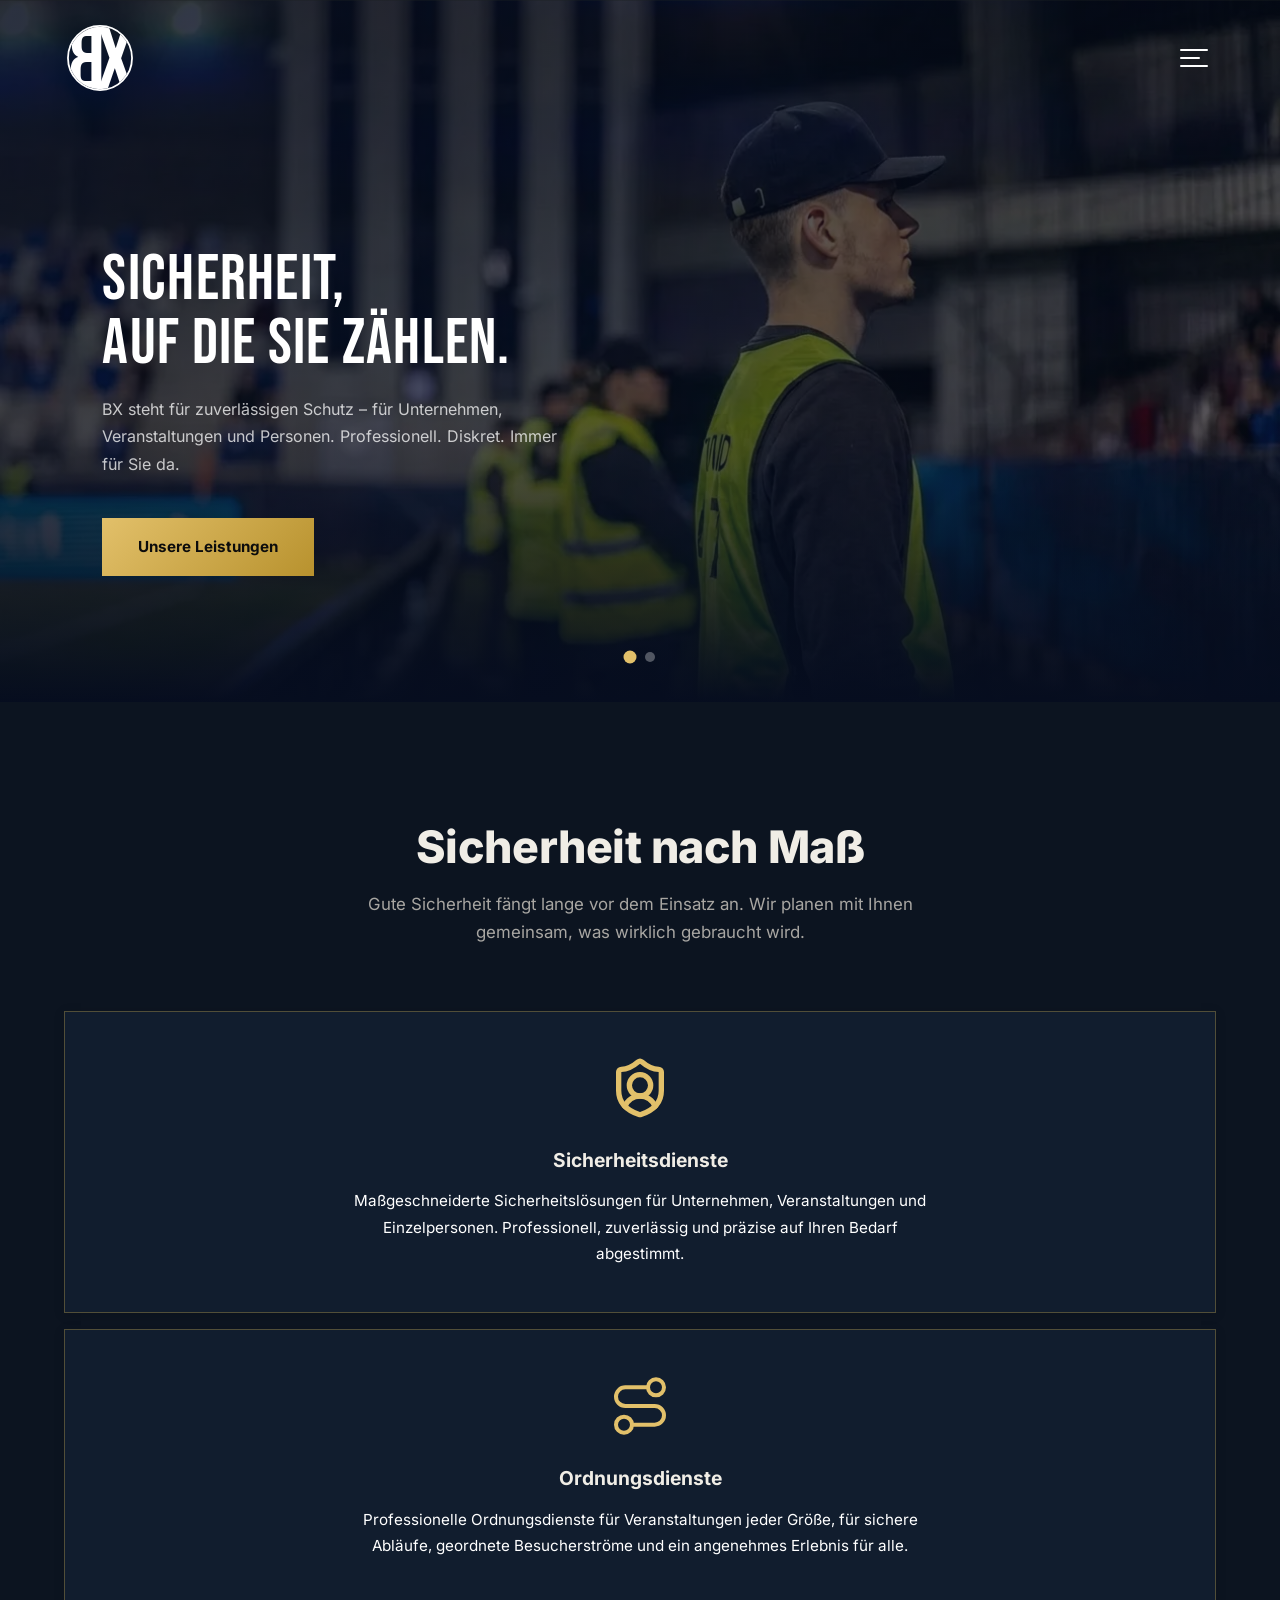
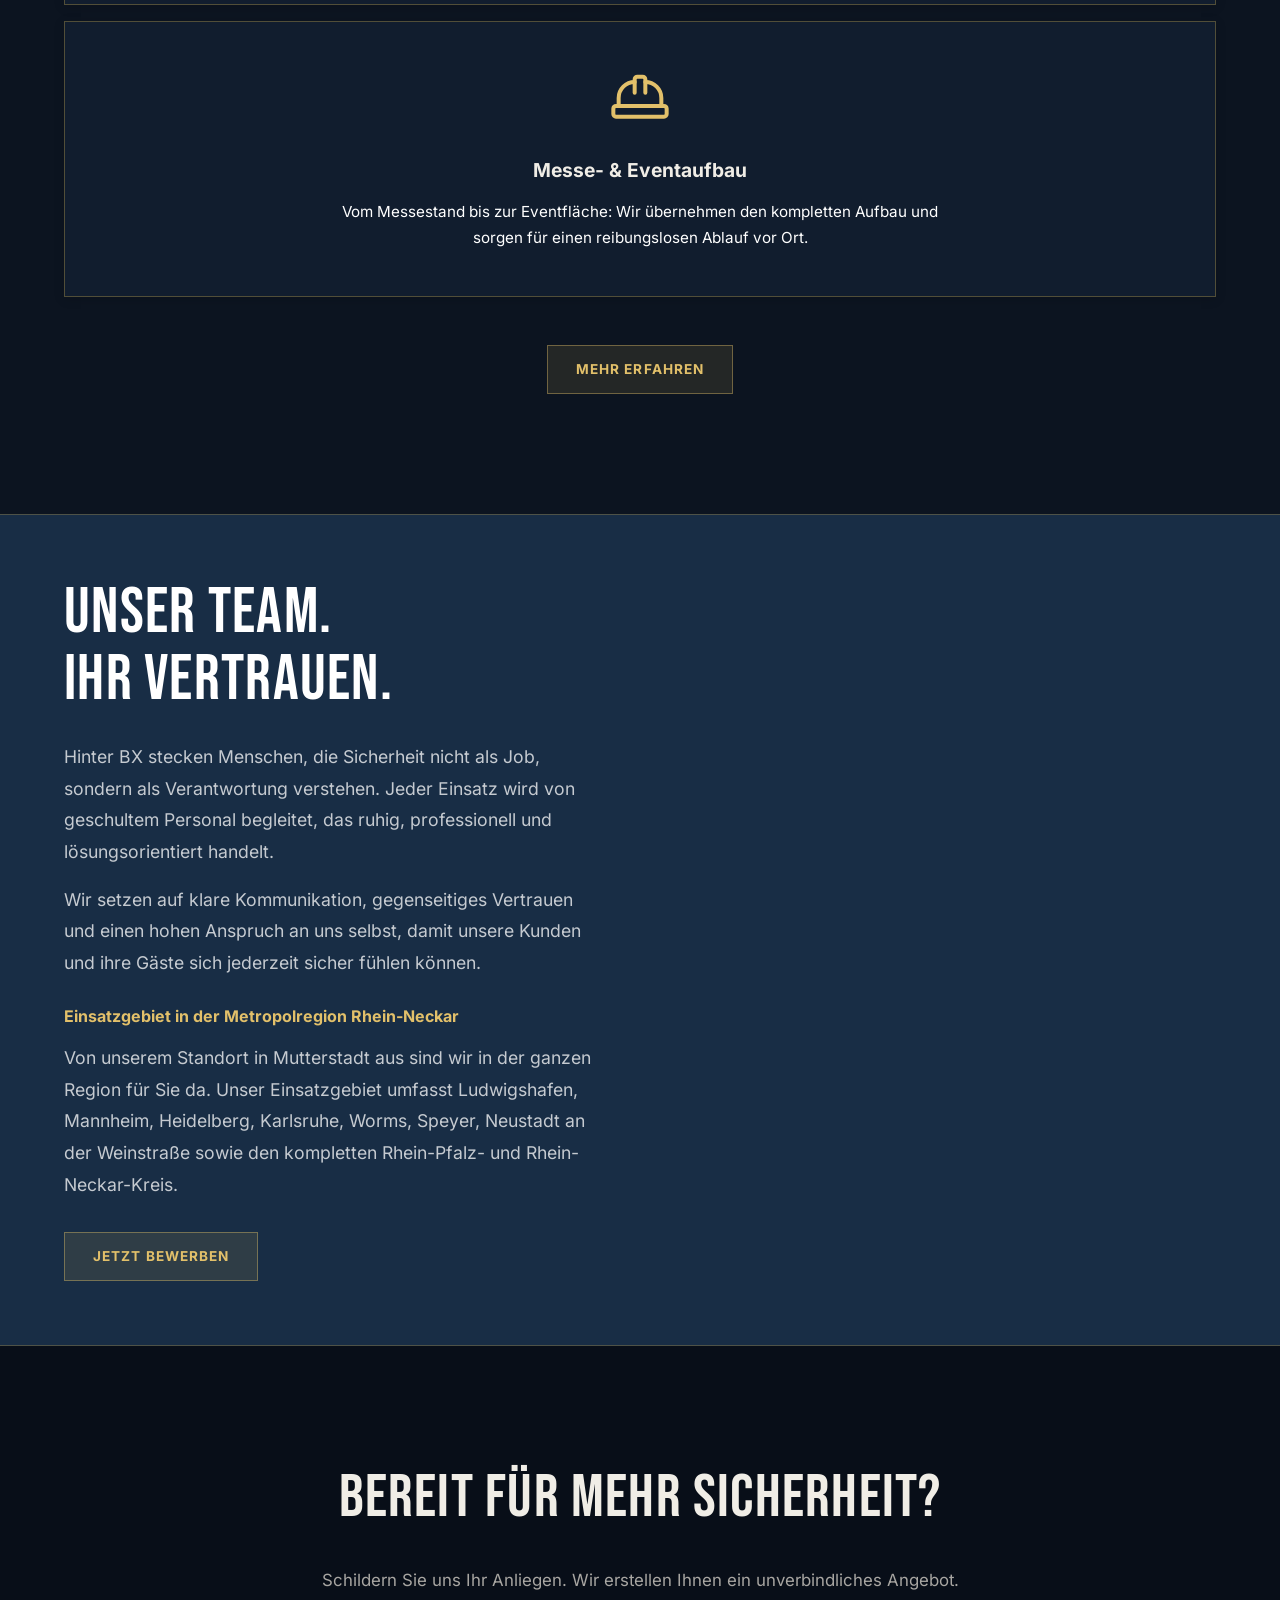
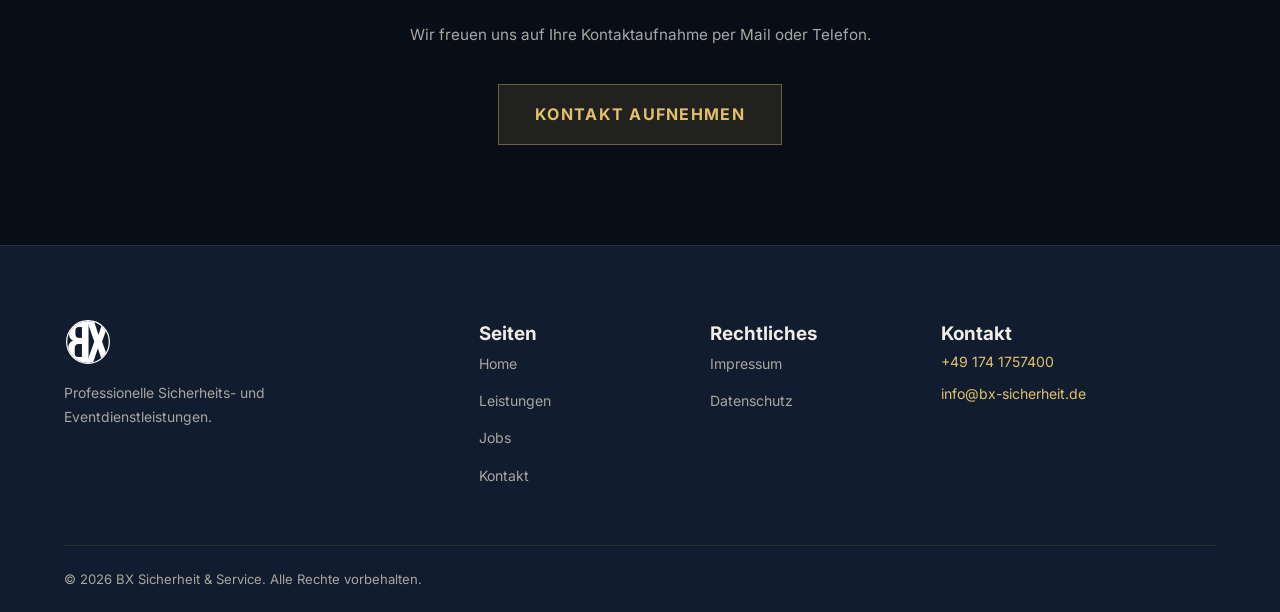
<file: index.html>
﻿<!DOCTYPE html>
<html lang="de">
<head>
  <meta charset="UTF-8" />
  <meta name="viewport" content="width=device-width, initial-scale=1.0" />
  <link rel="canonical" href="https://bx-sicherheit.de/" />
  <title>BX Sicherheit & Service – Sicherheitsdienst Ludwigshafen & Region</title>
  <meta name="description" content="Professionelle Sicherheits- und Ordnungsdienste aus Mutterstadt. Einsatzgebiet: Metropolregion Rhein-Neckar, Rhein-Pfalz-Kreis, Rhein-Neckar-Kreis sowie Ludwigshafen, Mannheim, Heidelberg, Worms, Speyer, Neustadt an der Weinstraße und Karlsruhe." />
  <link rel="icon" type="image/svg+xml" href="assets/favicon/favicon.svg" />
  <link rel="icon" type="image/png" sizes="96x96" href="assets/favicon/favicon-96x96.png" />
  <link rel="shortcut icon" href="assets/favicon/favicon.ico" />
  <link rel="apple-touch-icon" sizes="180x180" href="assets/favicon/apple-touch-icon.png" />
  <meta name="apple-mobile-web-app-title" content="BX Sicherheit & Service" />
  <link rel="manifest" href="assets/favicon/site.webmanifest" />
  <meta property="og:type" content="website" />
  <meta property="og:site_name" content="BX Sicherheit & Service" />
  <meta property="og:locale" content="de_DE" />
  <meta property="og:url" content="https://bx-sicherheit.de/" />
  <meta property="og:title" content="BX Sicherheit & Service – Sicherheitsdienst Mutterstadt & Rhein-Pfalz" />
  <meta property="og:description" content="Professionelle Sicherheits- und Ordnungsdienste aus Mutterstadt. Ihr zuverlässiger Partner in der Metropolregion Rhein-Neckar." />
  <meta property="og:image" content="https://bx-sicherheit.de/assets/images/og-image.jpg" />
  <link rel="preload" href="assets/images/b2.webp" as="image" fetchpriority="high">
  <link rel="preload" href="assets/fonts/inter_5.2.8/webfonts/inter-latin-400-normal.woff2" as="font" type="font/woff2" crossorigin>
  <link rel="preload" href="assets/fonts/inter_5.2.8/webfonts/inter-latin-600-normal.woff2" as="font" type="font/woff2" crossorigin>
  <link rel="preload" href="assets/fonts/inter_5.2.8/webfonts/inter-latin-700-normal.woff2" as="font" type="font/woff2" crossorigin>
  <link rel="preload" href="assets/fonts/inter_5.2.8/webfonts/inter-latin-800-normal.woff2" as="font" type="font/woff2" crossorigin>
  <link rel="preload" href="assets/fonts/bebas-neue_5.2.7/webfonts/bebas-neue-latin-400-normal.woff2" as="font" type="font/woff2" crossorigin>
  <link rel="stylesheet" href="style.css" />
  <script type="application/ld+json">
  {
    "@context": "https://schema.org",
    "@type": "LocalBusiness",
    "name": "BX Sicherheit & Service",
    "description": "Professionelle Sicherheits- und Ordnungsdienste aus Mutterstadt im Rhein-Pfalz-Kreis – tätig in der Metropolregion Rhein-Neckar: Ludwigshafen, Mannheim, Heidelberg, Worms, Speyer, Neustadt an der Weinstraße und Karlsruhe.",
    "url": "https://bx-sicherheit.de",
    "telephone": "+491741757400",
    "email": "info@bx-sicherheit.de",
    "logo": {
      "@type": "ImageObject",
      "url": "https://www.bx-sicherheit.de/assets/favicon/apple-touch-icon.png",
      "width": 180,
      "height": 180
    },
    "image": "https://www.bx-sicherheit.de/assets/favicon/apple-touch-icon.png",
    "founder": {
      "@type": "Person",
      "name": "Amir Bajra"
    },
    "address": {
      "@type": "PostalAddress",
      "streetAddress": "Johann-Sebastian-Bach-Str. 3",
      "addressLocality": "Mutterstadt",
      "postalCode": "67112",
      "addressCountry": "DE"
    },
    "areaServed": [
      { "@type": "City", "name": "Mutterstadt" },
      { "@type": "City", "name": "Ludwigshafen" },
      { "@type": "City", "name": "Mannheim" },
      { "@type": "City", "name": "Heidelberg" },
      { "@type": "City", "name": "Karlsruhe" },
      { "@type": "City", "name": "Worms" },
      { "@type": "City", "name": "Speyer" },
      { "@type": "City", "name": "Neustadt an der Weinstraße" },
      { "@type": "AdministrativeArea", "name": "Rhein-Pfalz-Kreis" }
    ],
    "hasOfferCatalog": {
      "@type": "OfferCatalog",
      "name": "Leistungen",
      "itemListElement": [
        { "@type": "Offer", "itemOffered": { "@type": "Service", "name": "Sicherheitsdienste" } },
        { "@type": "Offer", "itemOffered": { "@type": "Service", "name": "Ordnungsdienste" } },
        { "@type": "Offer", "itemOffered": { "@type": "Service", "name": "Messe- & Eventaufbau" } },
        { "@type": "Offer", "itemOffered": { "@type": "Service", "name": "Personenbegleitung & Begleitschutz" } },
        { "@type": "Offer", "itemOffered": { "@type": "Service", "name": "Pforten- & Empfangsdienste" } },
        { "@type": "Offer", "itemOffered": { "@type": "Service", "name": "Beratung & Konzeption" } },
        { "@type": "Offer", "itemOffered": { "@type": "Service", "name": "Reinigungsdienste" } }
      ]
    }
  }
  </script>
</head>
<body>

  <!-- NAV -->
  <header class="header" id="header">
    <nav class="nav container">
      <a href="index.html" class="nav-logo">
        <img src="assets/icons/richtigesLogo.svg" class="logo-svg" alt="BX Sicherheit & Service" width="72" height="72" />
      </a>
      <button class="hamburger" id="hamburger" aria-label="Menü öffnen">
        <span></span><span></span><span></span>
      </button>
    </nav>
  </header>

  <!-- OVERLAY NAV -->
  <div class="nav-overlay" id="navOverlay">
    <div class="nav-overlay-inner"><nav class="nav-overlay-links">
      <a href="index.html" class="overlay-link active">Home</a>
      <a href="leistungen.html" class="overlay-link">Leistungen</a>
      <a href="jobs.html" class="overlay-link">Jobs</a>
      <a href="kontakt.html" class="overlay-link">Kontakt</a>
    </nav></div>
    <div class="nav-overlay-footer">
      <a href="tel:+491741757400">+49 174 1757400</a>
      <a href="mailto:info@bx-sicherheit.de">info@bx-sicherheit.de</a>
    </div>
  </div>

  <main>
  <!-- HERO SLIDER -->
  <section class="hero">
    <div class="hero-slider" id="heroSlider">

      <!-- Slide 1 -->
      <div class="hero-slide">
        <div class="hero-overlay"></div>
        <div class="hero-content">
          <h1 class="hero-title">
            Sicherheit,<br />auf die Sie zählen.
          </h1>
          <p class="hero-subtitle">
            BX steht für zuverlässigen Schutz –
            für Unternehmen, Veranstaltungen und Personen.
            Professionell. Diskret. Immer für Sie da.
          </p>
          <div class="hero-actions">
            <a href="leistungen.html" class="btn btn-hero">Unsere Leistungen</a>
          </div>
        </div>
      </div>

      <!-- Slide 2 -->
      <div class="hero-slide" style="background: url('assets/images/pexels-wsilvasjb-16085578.webp') center center/cover no-repeat;">
        <div class="hero-overlay"></div>
        <div class="hero-content">
          <h1 class="hero-title">
            Ihr Event.<br />In sicheren Händen.
          </h1>
          <p class="hero-subtitle">
            Von der Planung bis zur Umsetzung begleitet BX
            Ihre Veranstaltung mit erfahrenem Fachpersonal und maßgeschneiderten Sicherheitskonzepten.
          </p>
          <div class="hero-actions">
            <a href="kontakt.html" class="btn btn-hero">Kontakt aufnehmen</a>
          </div>
        </div>
      </div>

    </div>

    <!-- Dots -->
    <div class="hero-dots">
      <button class="hero-dot active" data-slide="0" aria-label="Slide 1"></button>
      <button class="hero-dot" data-slide="1" aria-label="Slide 2"></button>
    </div>

  </section>

  <!-- LEISTUNGEN OVERVIEW -->
  <section class="services-overview">
    <div class="container">
      <div class="section-header reveal">
        <h2 class="section-title">Sicherheit nach Maß</h2>
        <p class="section-subtitle">
          Gute Sicherheit fängt lange vor dem Einsatz an. Wir planen mit Ihnen gemeinsam, was wirklich gebraucht wird.
        </p>
      </div>

      <div class="services-broad-grid">

        <div class="service-broad-item reveal reveal-delay-1">
          <div class="sbi-icon">
            <svg xmlns="http://www.w3.org/2000/svg" width="24" height="24" viewBox="0 0 24 24" fill="none" stroke="currentColor" stroke-width="2" stroke-linecap="round" stroke-linejoin="round"><path d="M20 13c0 5-3.5 7.5-7.66 8.95a1 1 0 0 1-.67-.01C7.5 20.5 4 18 4 13V6a1 1 0 0 1 1-1c2 0 4.5-1.2 6.24-2.72a1.17 1.17 0 0 1 1.52 0C14.51 3.81 17 5 19 5a1 1 0 0 1 1 1z"/><path d="M6.376 18.91a6 6 0 0 1 11.249.003"/><circle cx="12" cy="11" r="4"/></svg>
          </div>
          <h3 class="sbi-title">Sicherheitsdienste</h3>
          <p class="sbi-desc">
            Maßgeschneiderte Sicherheitslösungen für Unternehmen, Veranstaltungen und Einzelpersonen. Professionell, zuverlässig und präzise auf Ihren Bedarf abgestimmt.
          </p>
        </div>

        <div class="service-broad-item reveal reveal-delay-2">
          <div class="sbi-icon">
            <svg xmlns="http://www.w3.org/2000/svg" width="24" height="24" viewBox="0 0 24 24" fill="none" stroke="currentColor" stroke-width="1.5" stroke-linecap="round" stroke-linejoin="round"><circle cx="6" cy="19" r="3"/><path d="M9 19h8.5a3.5 3.5 0 0 0 0-7h-11a3.5 3.5 0 0 1 0-7H15"/><circle cx="18" cy="5" r="3"/></svg>
          </div>
          <h3 class="sbi-title">Ordnungsdienste</h3>
          <p class="sbi-desc">
            Professionelle Ordnungsdienste für Veranstaltungen jeder Größe, für sichere Abläufe, geordnete Besucherströme und ein angenehmes Erlebnis für alle.
          </p>
        </div>

        <div class="service-broad-item reveal reveal-delay-3">
          <div class="sbi-icon">
            <svg xmlns="http://www.w3.org/2000/svg" width="24" height="24" viewBox="0 0 24 24" fill="none" stroke="currentColor" stroke-width="1.5" stroke-linecap="round" stroke-linejoin="round"><path d="M10 10V5a1 1 0 0 1 1-1h2a1 1 0 0 1 1 1v5"/><path d="M14 6a6 6 0 0 1 6 6v3"/><path d="M4 15v-3a6 6 0 0 1 6-6"/><rect x="2" y="15" width="20" height="4" rx="1"/></svg>
          </div>
          <h3 class="sbi-title">Messe- & Eventaufbau</h3>
          <p class="sbi-desc">
            Vom Messestand bis zur Eventfläche: Wir übernehmen den kompletten Aufbau und sorgen für einen reibungslosen Ablauf vor Ort.
          </p>
        </div>

      </div>

      <div class="services-cta reveal">
        <a href="leistungen.html" class="btn btn-ghost-gold">Mehr erfahren</a>
      </div>
    </div>
  </section>

  <!-- ÜBER UNS TEASER -->
  <section class="about-teaser" id="ueber-uns">
    <div class="about-teaser-inner">

      <div class="about-teaser-text reveal">
        <h2 class="about-teaser-title">Unser Team.<br />Ihr Vertrauen.</h2>
        <p>
          Hinter BX stecken Menschen, die Sicherheit nicht als Job,
          sondern als Verantwortung verstehen. Jeder Einsatz wird von
          geschultem Personal begleitet, das ruhig, professionell und
          lösungsorientiert handelt.
        </p>
        <p>
          Wir setzen auf klare Kommunikation, gegenseitiges Vertrauen
          und einen hohen Anspruch an uns selbst, damit unsere Kunden
          und ihre Gäste sich jederzeit sicher fühlen können.
        </p>
        <h3 style="color: var(--clr-accent-light); font-size: 1rem; font-weight: 700; margin: 24px 0 12px;">Einsatzgebiet in der Metropolregion Rhein-Neckar</h3>
        <p>
          Von unserem Standort in Mutterstadt aus sind wir in der ganzen Region für Sie da.
          Unser Einsatzgebiet umfasst Ludwigshafen, Mannheim, Heidelberg, Karlsruhe, Worms,
          Speyer, Neustadt an der Weinstraße sowie den kompletten Rhein-Pfalz- und Rhein-Neckar-Kreis.
        </p>
        <a href="jobs.html" class="btn btn-ghost-gold" style="margin-top: 16px;">Jetzt bewerben</a>
      </div>
    </div>
  </section>

  <!-- CTA BANNER -->
  <section class="cta-banner">
    <div class="container">
      <h2 class="cta-banner-title">Bereit für mehr Sicherheit?</h2>
      <p class="cta-banner-sub">Schildern Sie uns Ihr Anliegen. Wir erstellen Ihnen ein unverbindliches Angebot.</p>
      <p class="cta-banner-sub" style="margin-top: -8px; font-size: 0.95rem;">Wir freuen uns auf Ihre Kontaktaufnahme per Mail oder Telefon.</p>
      <a href="kontakt.html" class="btn btn-ghost-gold btn-lg">Kontakt aufnehmen</a>
    </div>
  </section>

  </main>

  <!-- FOOTER -->
  <footer class="footer">
    <div class="container">
      <div class="footer-grid">
        <div class="footer-brand">
          <a href="index.html"><img src="assets/icons/richtigesLogo.svg" class="logo-svg" alt="BX Sicherheit & Service" width="72" height="72" /></a>
          <p style="margin-top: 16px;">Professionelle Sicherheits- und<br />Eventdienstleistungen.</p>
        </div>
        <div class="footer-links">
          <h3>Seiten</h3>
          <ul>
            
            <li><a href="index.html">Home</a></li>
            <li><a href="leistungen.html">Leistungen</a></li>
            <li><a href="jobs.html">Jobs</a></li>
            <li><a href="kontakt.html">Kontakt</a></li>
          </ul>
        </div>
        <div class="footer-links">
          <h3>Rechtliches</h3>
          <ul>
            <li><a href="impressum.html">Impressum</a></li>
            <li><a href="datenschutz.html">Datenschutz</a></li>
          </ul>
        </div>
        <div class="footer-contact">
          <h3>Kontakt</h3>
          <p><a href="tel:+491741757400">+49 174 1757400</a></p>
          <p><a href="mailto:info@bx-sicherheit.de">info@bx-sicherheit.de</a></p>
        </div>
      </div>
      <div class="footer-bottom">
        <p>&copy; <span id="year"></span> BX Sicherheit & Service. Alle Rechte vorbehalten.</p>
      </div>
    </div>
  </footer>

  <script src="nav.js" defer></script>
  <script>
    document.getElementById('year').textContent = new Date().getFullYear();

    // ===== HERO SLIDER (Crossfade) =====
    const slides = document.querySelectorAll('.hero-slide');
    const dots   = document.querySelectorAll('.hero-dot');
    let current  = 0;
    let autoTimer;

    function goTo(index) {
      slides[current].classList.remove('active');
      dots[current].classList.remove('active');
      current = index;
      slides[current].classList.add('active');
      dots[current].classList.add('active');
    }

    function next() { goTo((current + 1) % slides.length); }

    function startAuto() {
      clearInterval(autoTimer);
      autoTimer = setInterval(next, 5000);
    }

    // Dots klicken
    dots.forEach(dot => {
      dot.addEventListener('click', () => {
        goTo(+dot.dataset.slide);
        startAuto();
      });
    });

    // Touch / Swipe
    let touchStartX = 0;
    document.querySelector('.hero').addEventListener('touchstart', e => {
      touchStartX = e.touches[0].clientX;
    }, { passive: true });
    document.querySelector('.hero').addEventListener('touchend', e => {
      const diff = touchStartX - e.changedTouches[0].clientX;
      if (Math.abs(diff) > 50) {
        goTo(diff > 0
          ? (current + 1) % slides.length
          : (current - 1 + slides.length) % slides.length);
        startAuto();
      }
    });

    // Init
    goTo(0);
    startAuto();
  </script>
</body>
</html>
</file>
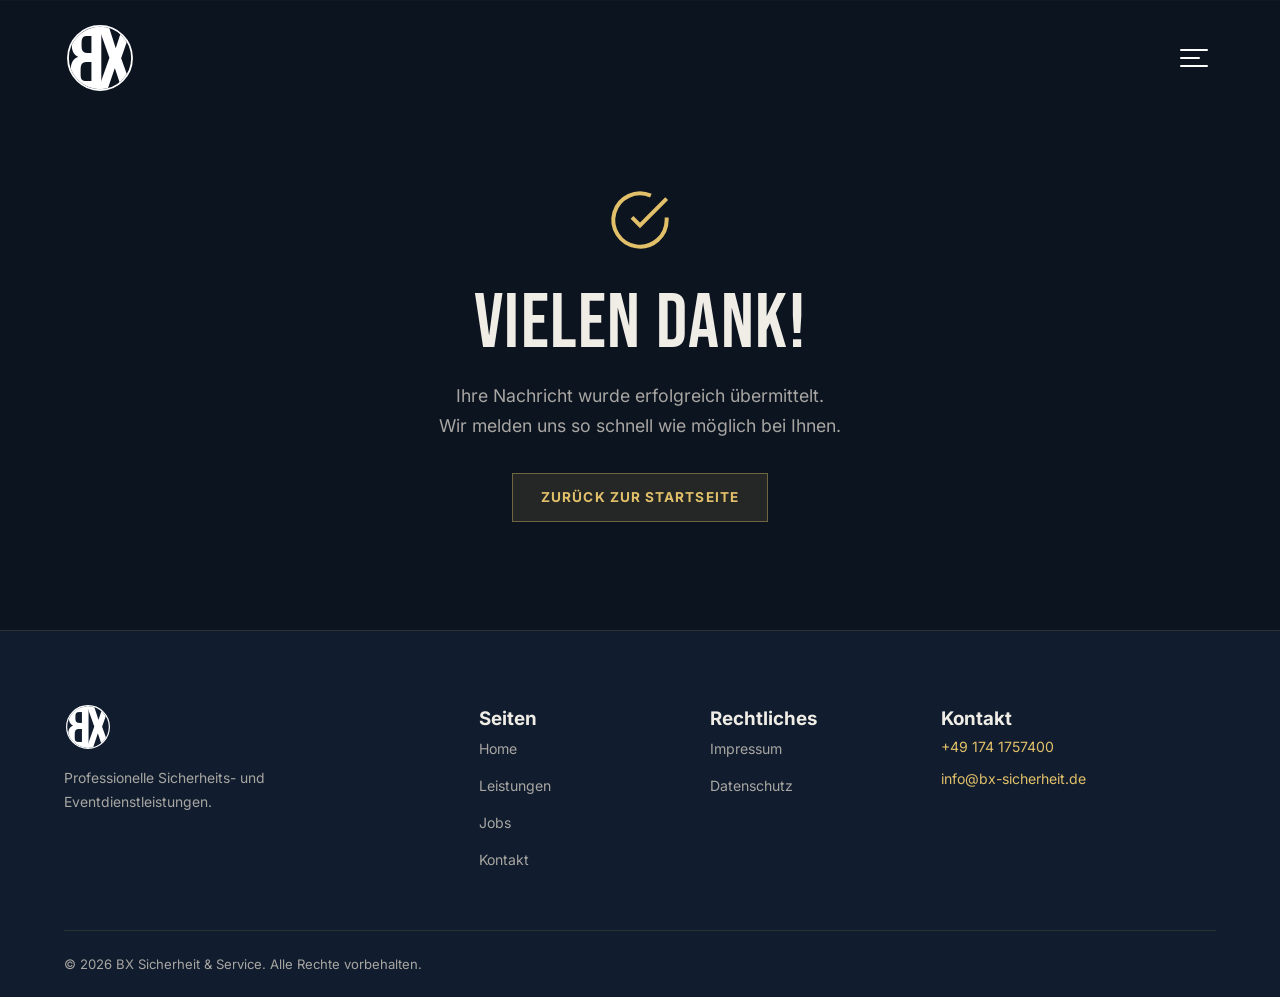
<file: danke.html>
﻿<!DOCTYPE html>
<html lang="de">
<head>
  <meta charset="UTF-8" />
  <meta name="viewport" content="width=device-width, initial-scale=1.0" />
  <link rel="canonical" href="https://bx-sicherheit.de/danke.html" />
  <title>Vielen Dank – BX Sicherheit & Service</title>
  <meta name="robots" content="noindex" />
  <link rel="icon" type="image/svg+xml" href="assets/favicon/favicon.svg" />
  <link rel="icon" type="image/png" sizes="96x96" href="assets/favicon/favicon-96x96.png" />
  <link rel="shortcut icon" href="assets/favicon/favicon.ico" />
  <link rel="apple-touch-icon" sizes="180x180" href="assets/favicon/apple-touch-icon.png" />
  <meta name="apple-mobile-web-app-title" content="BX Sicherheit & Service" />
  <link rel="manifest" href="assets/favicon/site.webmanifest" />
  <link rel="preload" href="assets/fonts/inter_5.2.8/webfonts/inter-latin-400-normal.woff2" as="font" type="font/woff2" crossorigin>
  <link rel="preload" href="assets/fonts/inter_5.2.8/webfonts/inter-latin-600-normal.woff2" as="font" type="font/woff2" crossorigin>
  <link rel="preload" href="assets/fonts/bebas-neue_5.2.7/webfonts/bebas-neue-latin-400-normal.woff2" as="font" type="font/woff2" crossorigin>
  <link rel="stylesheet" href="style.css" />
</head>
<body>

  <!-- NAV -->
  <header class="header" id="header">
    <nav class="nav container">
      <a href="index.html" class="nav-logo">
        <img src="assets/icons/richtigesLogo.svg" class="logo-svg" alt="BX Sicherheit & Service" />
      </a>
      <button class="hamburger" id="hamburger" aria-label="Menü öffnen">
        <span></span><span></span><span></span>
      </button>
    </nav>
  </header>

  <!-- OVERLAY NAV -->
  <div class="nav-overlay" id="navOverlay">
    <div class="nav-overlay-inner"><nav class="nav-overlay-links">
      <a href="index.html" class="overlay-link">Home</a>
      <a href="leistungen.html" class="overlay-link">Leistungen</a>
      <a href="jobs.html" class="overlay-link">Jobs</a>
      <a href="kontakt.html" class="overlay-link">Kontakt</a>
    </nav></div>
    <div class="nav-overlay-footer">
      <a href="tel:+491741757400">+49 174 1757400</a>
      <a href="mailto:info@bx-sicherheit.de">info@bx-sicherheit.de</a>
    </div>
  </div>

  <!-- DANKE -->
  <section class="page-hero" style="min-height: 70vh; display: flex; align-items: center;">
    <div class="container" style="text-align: center;">
      <svg viewBox="0 0 24 24" fill="none" stroke="currentColor" stroke-width="1.5" style="width: 64px; height: 64px; color: #e2c06a; margin: 0 auto 24px;">
        <path d="M22 11.08V12a10 10 0 1 1-5.93-9.14"/>
        <polyline points="22 4 12 14.01 9 11.01"/>
      </svg>
      <h1 class="page-hero-title">Vielen Dank!</h1>
      <p class="page-hero-sub">Ihre Nachricht wurde erfolgreich übermittelt.<br />Wir melden uns so schnell wie möglich bei Ihnen.</p>
      <a href="index.html" class="btn btn-ghost-gold" style="margin-top: 32px;">Zurück zur Startseite</a>
    </div>
  </section>

  <!-- FOOTER -->
  <footer class="footer">
    <div class="container">
      <div class="footer-grid">
        <div class="footer-brand">
          <a href="index.html"><img src="assets/icons/richtigesLogo.svg" class="logo-svg" alt="BX Sicherheit & Service" /></a>
          <p style="margin-top: 16px;">Professionelle Sicherheits- und<br />Eventdienstleistungen.</p>
        </div>
        <div class="footer-links">
          <h3>Seiten</h3>
          <ul>
            <li><a href="index.html">Home</a></li>
            <li><a href="leistungen.html">Leistungen</a></li>
            <li><a href="jobs.html">Jobs</a></li>
            <li><a href="kontakt.html">Kontakt</a></li>
          </ul>
        </div>
        <div class="footer-links">
          <h3>Rechtliches</h3>
          <ul>
            <li><a href="impressum.html">Impressum</a></li>
            <li><a href="datenschutz.html">Datenschutz</a></li>
          </ul>
        </div>
        <div class="footer-contact">
          <h3>Kontakt</h3>
          <p><a href="tel:+491741757400">+49 174 1757400</a></p>
          <p><a href="mailto:info@bx-sicherheit.de">info@bx-sicherheit.de</a></p>
        </div>
      </div>
      <div class="footer-bottom">
        <p>&copy; <span id="year"></span> BX Sicherheit & Service. Alle Rechte vorbehalten.</p>
      </div>
    </div>
  </footer>

  <script src="nav.js"></script>
  <script>document.getElementById('year').textContent = new Date().getFullYear();</script>
</body>
</html>
</file>
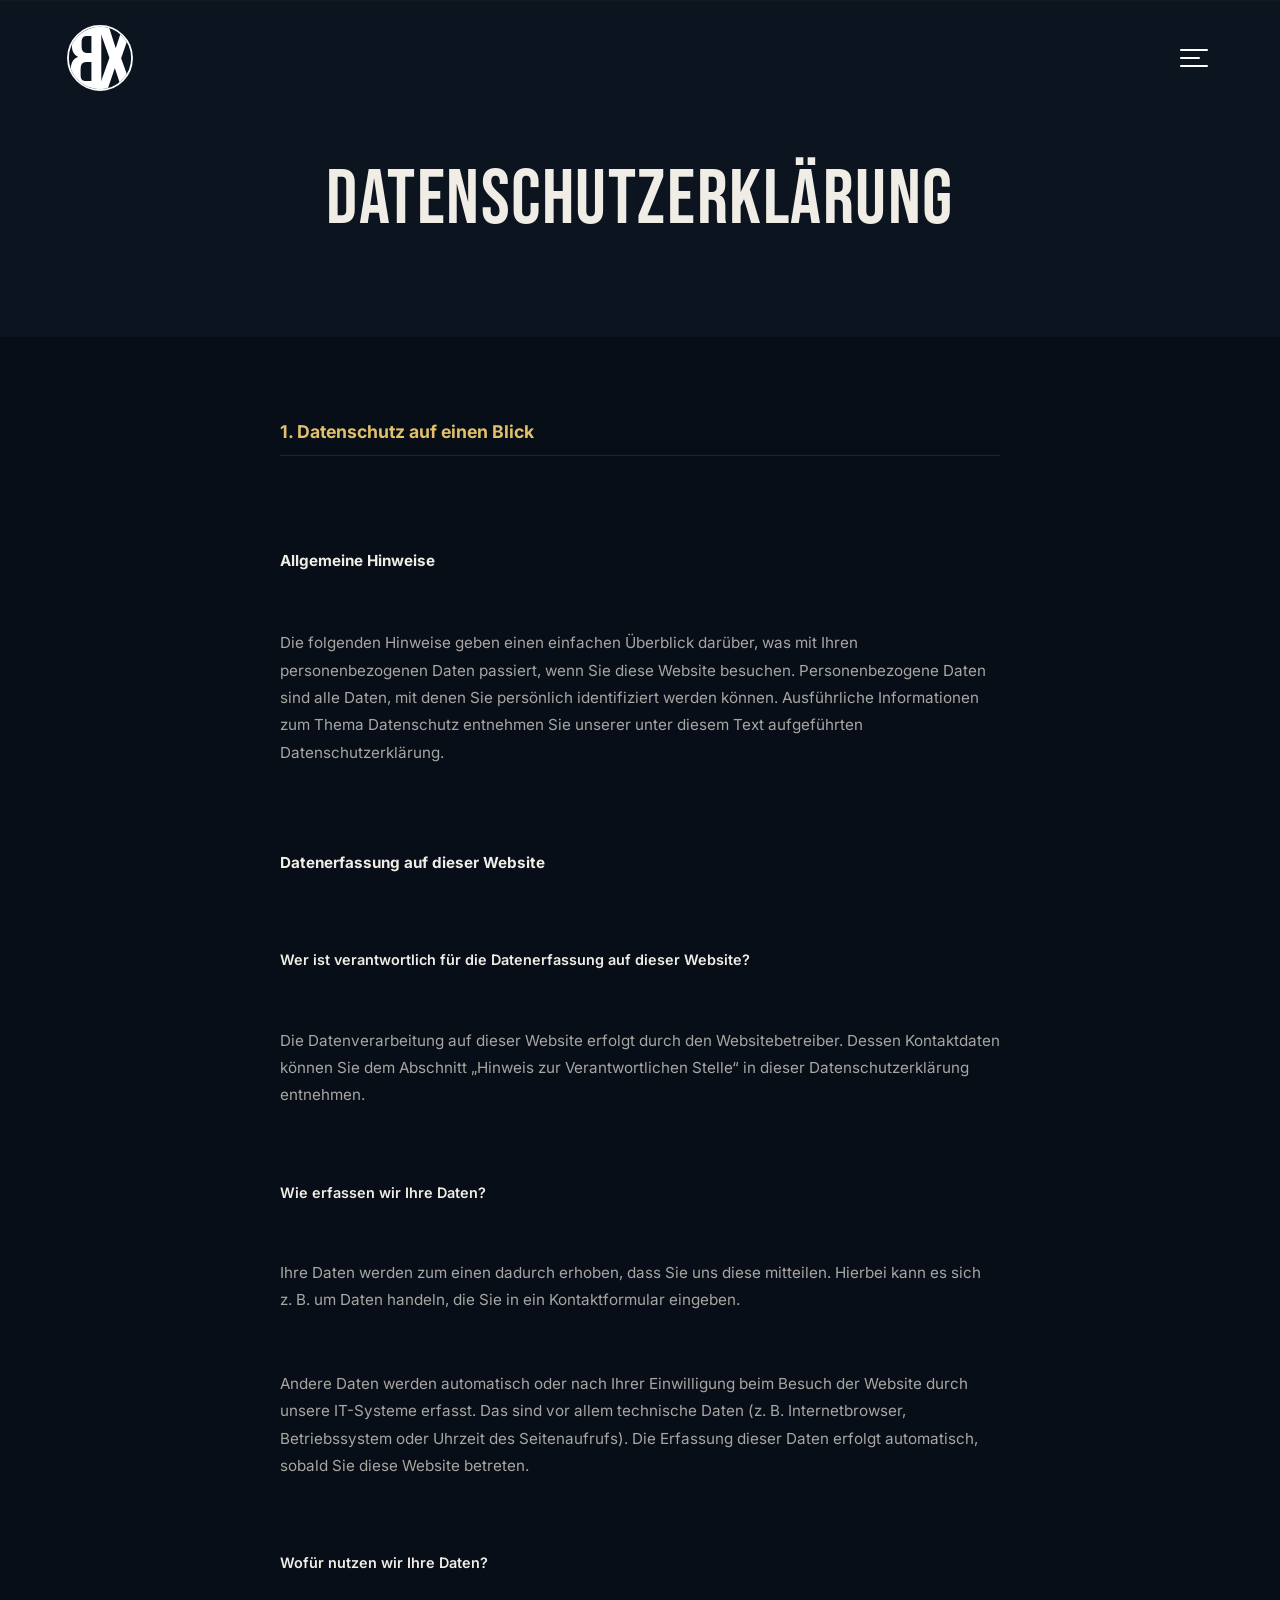
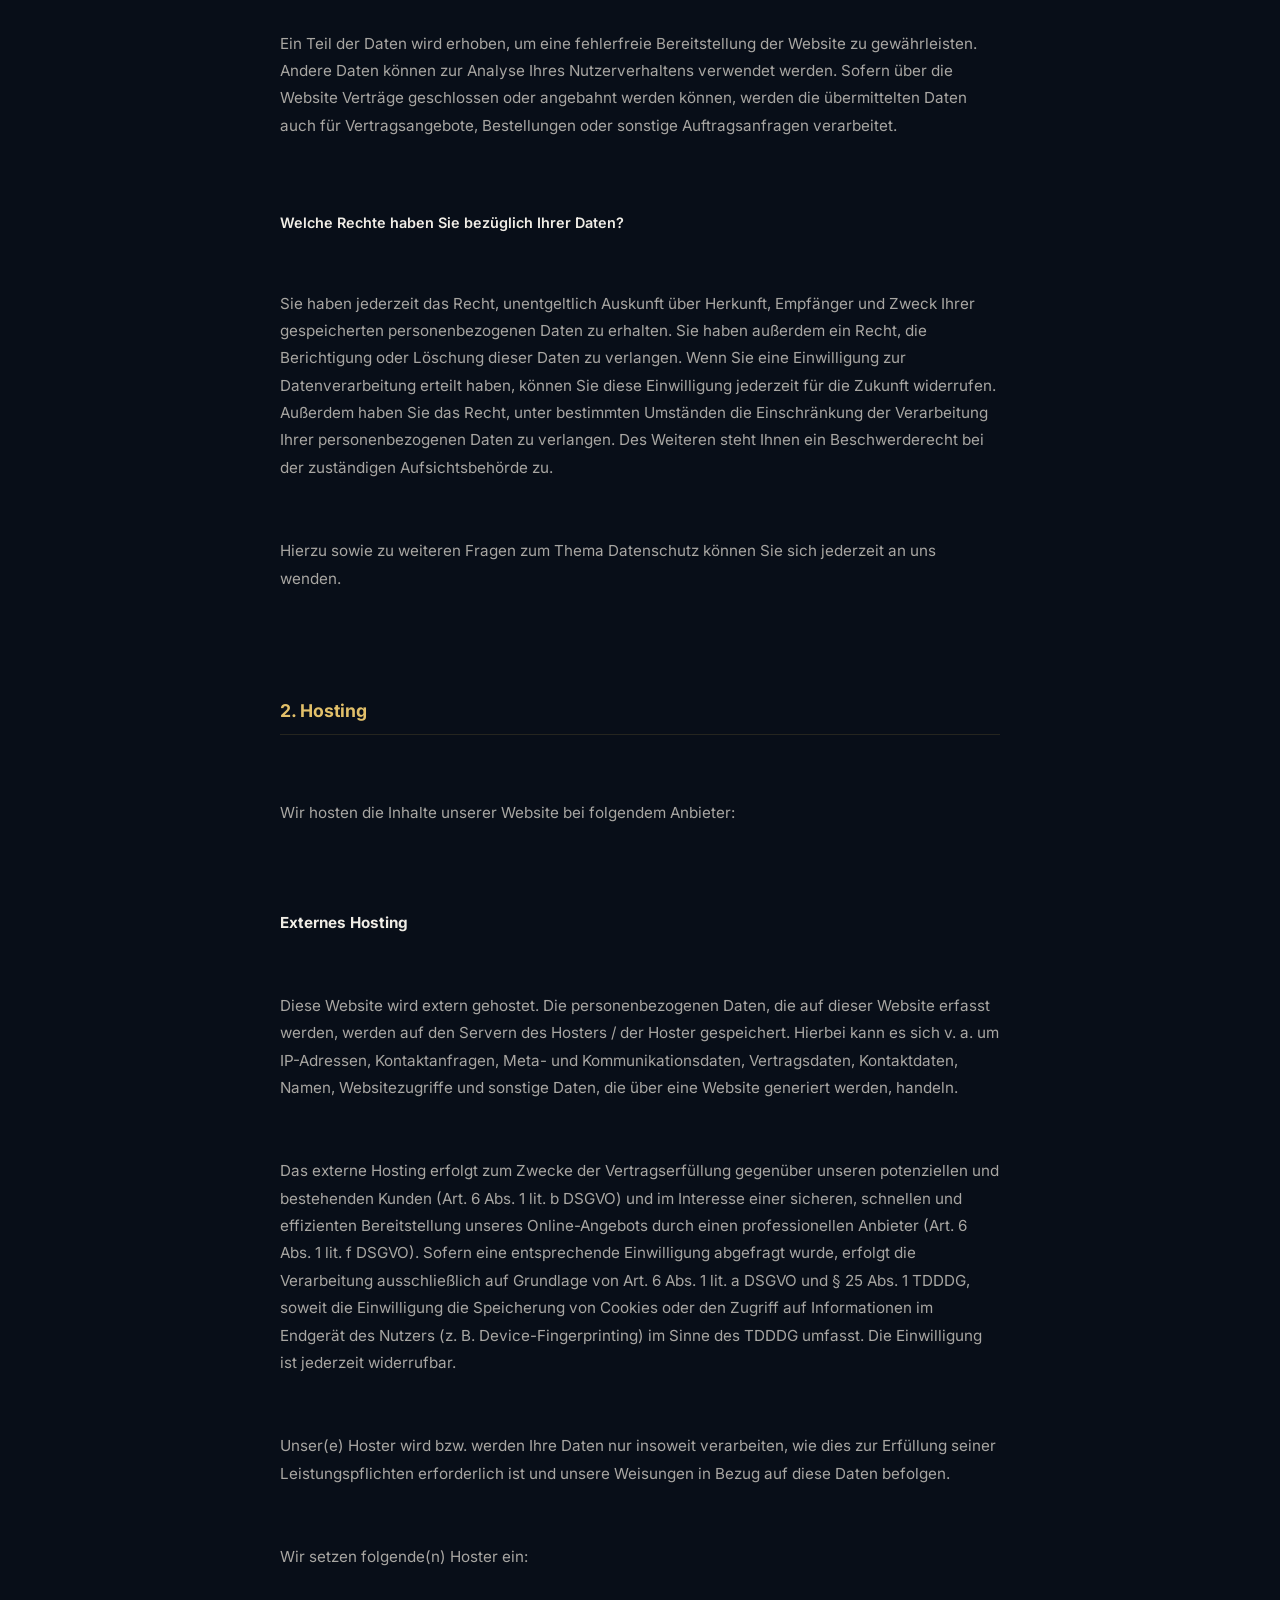
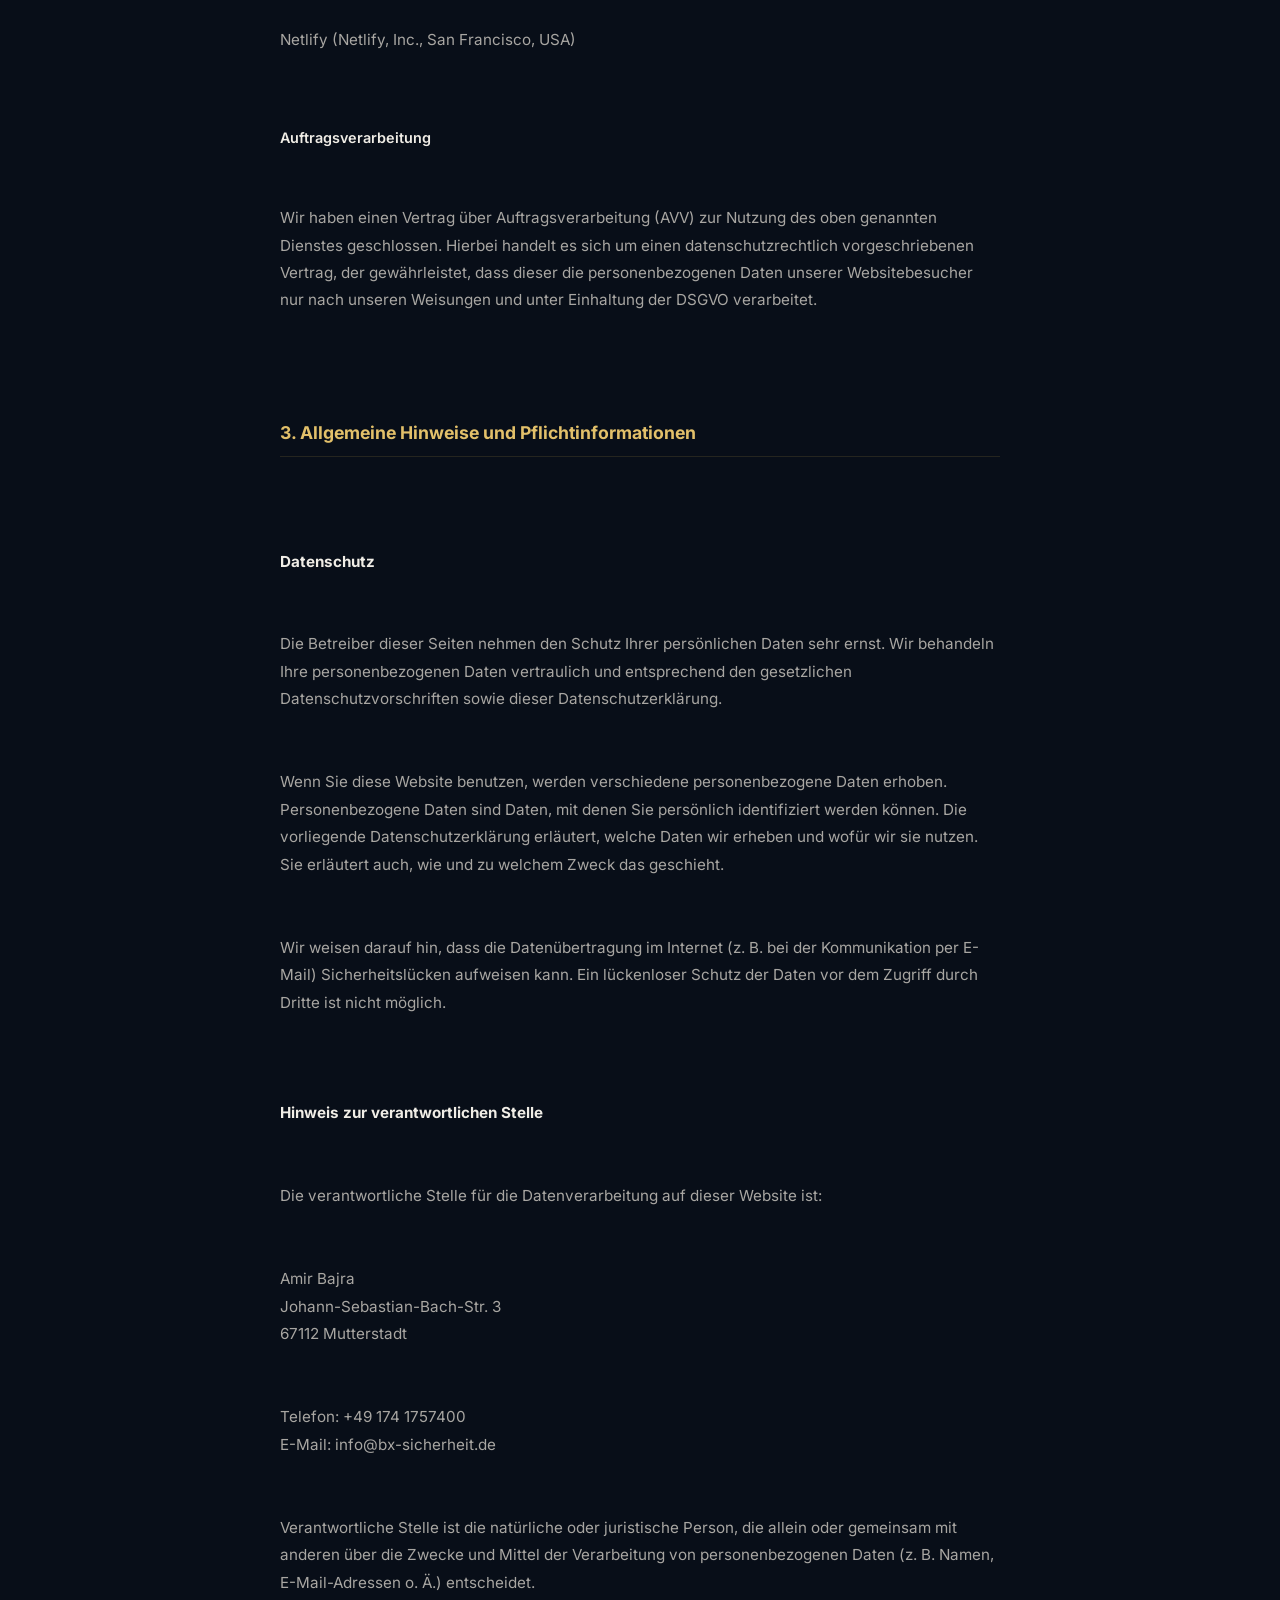
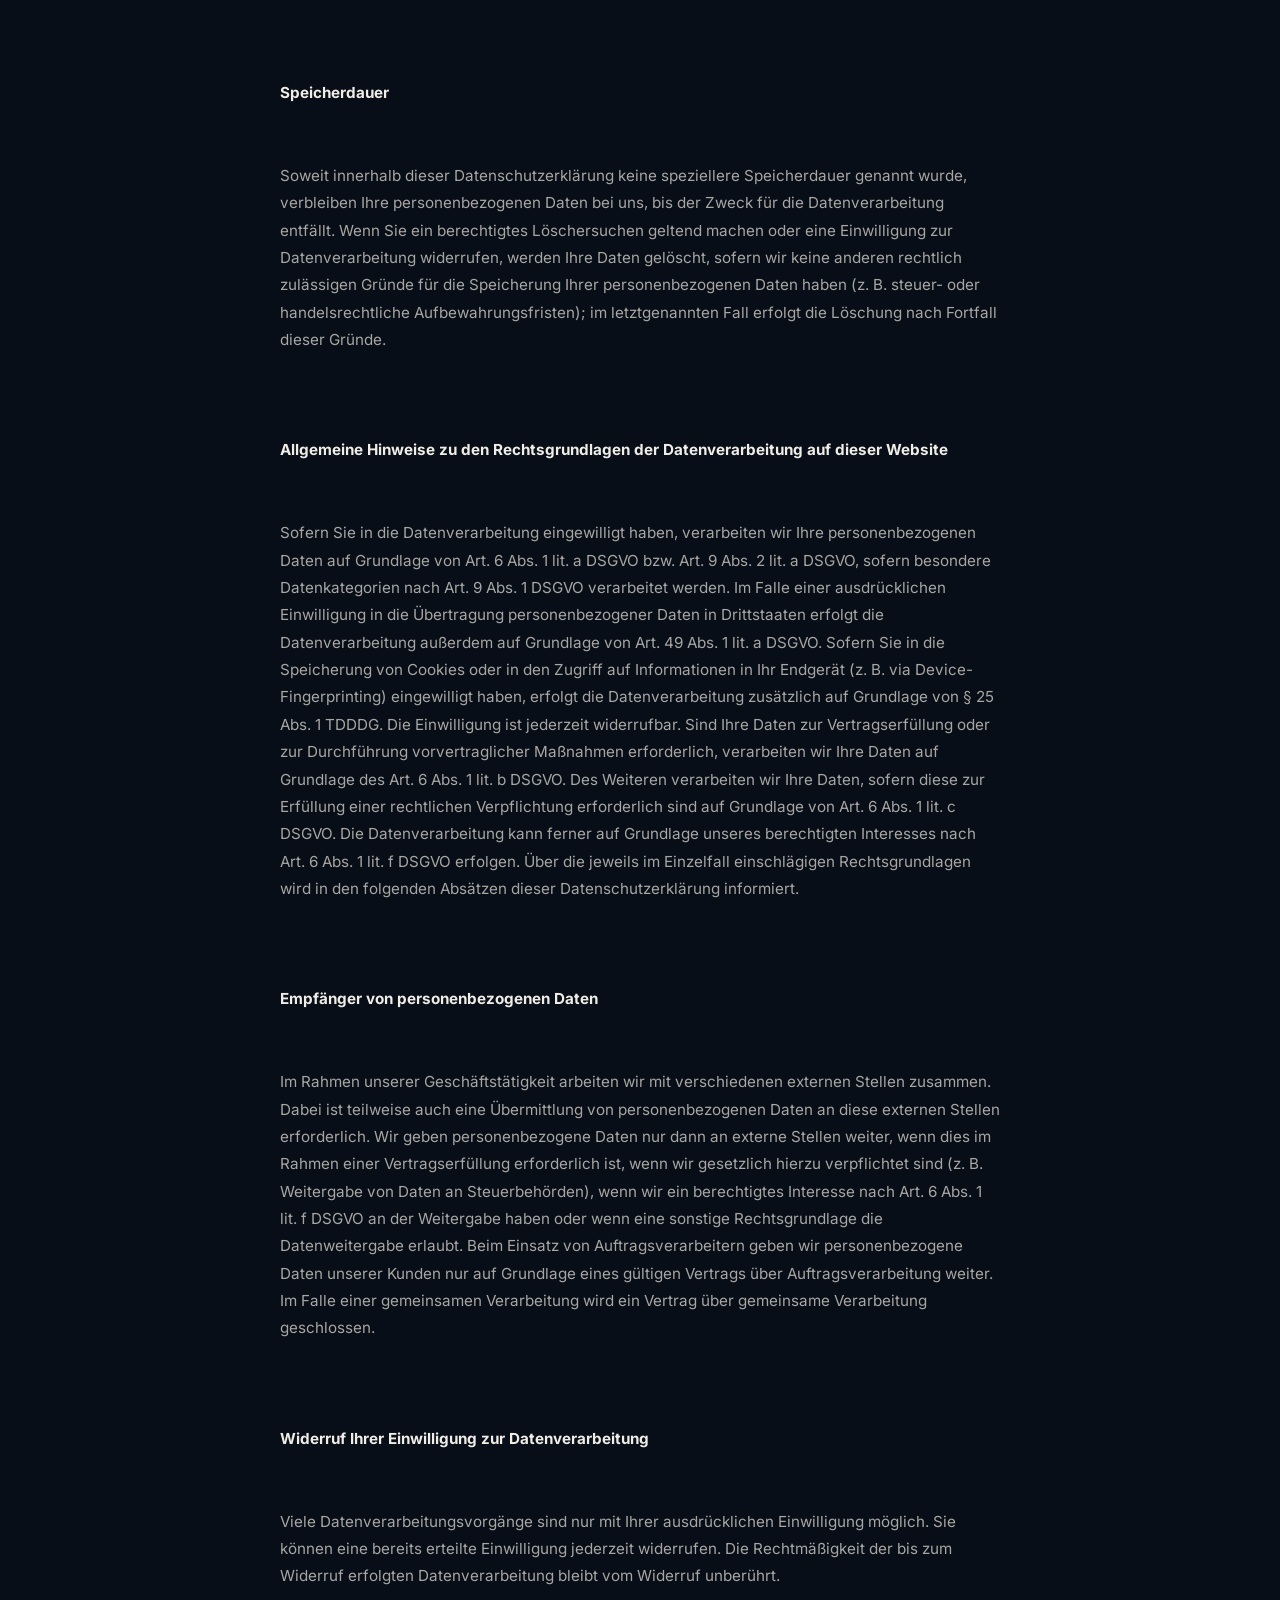
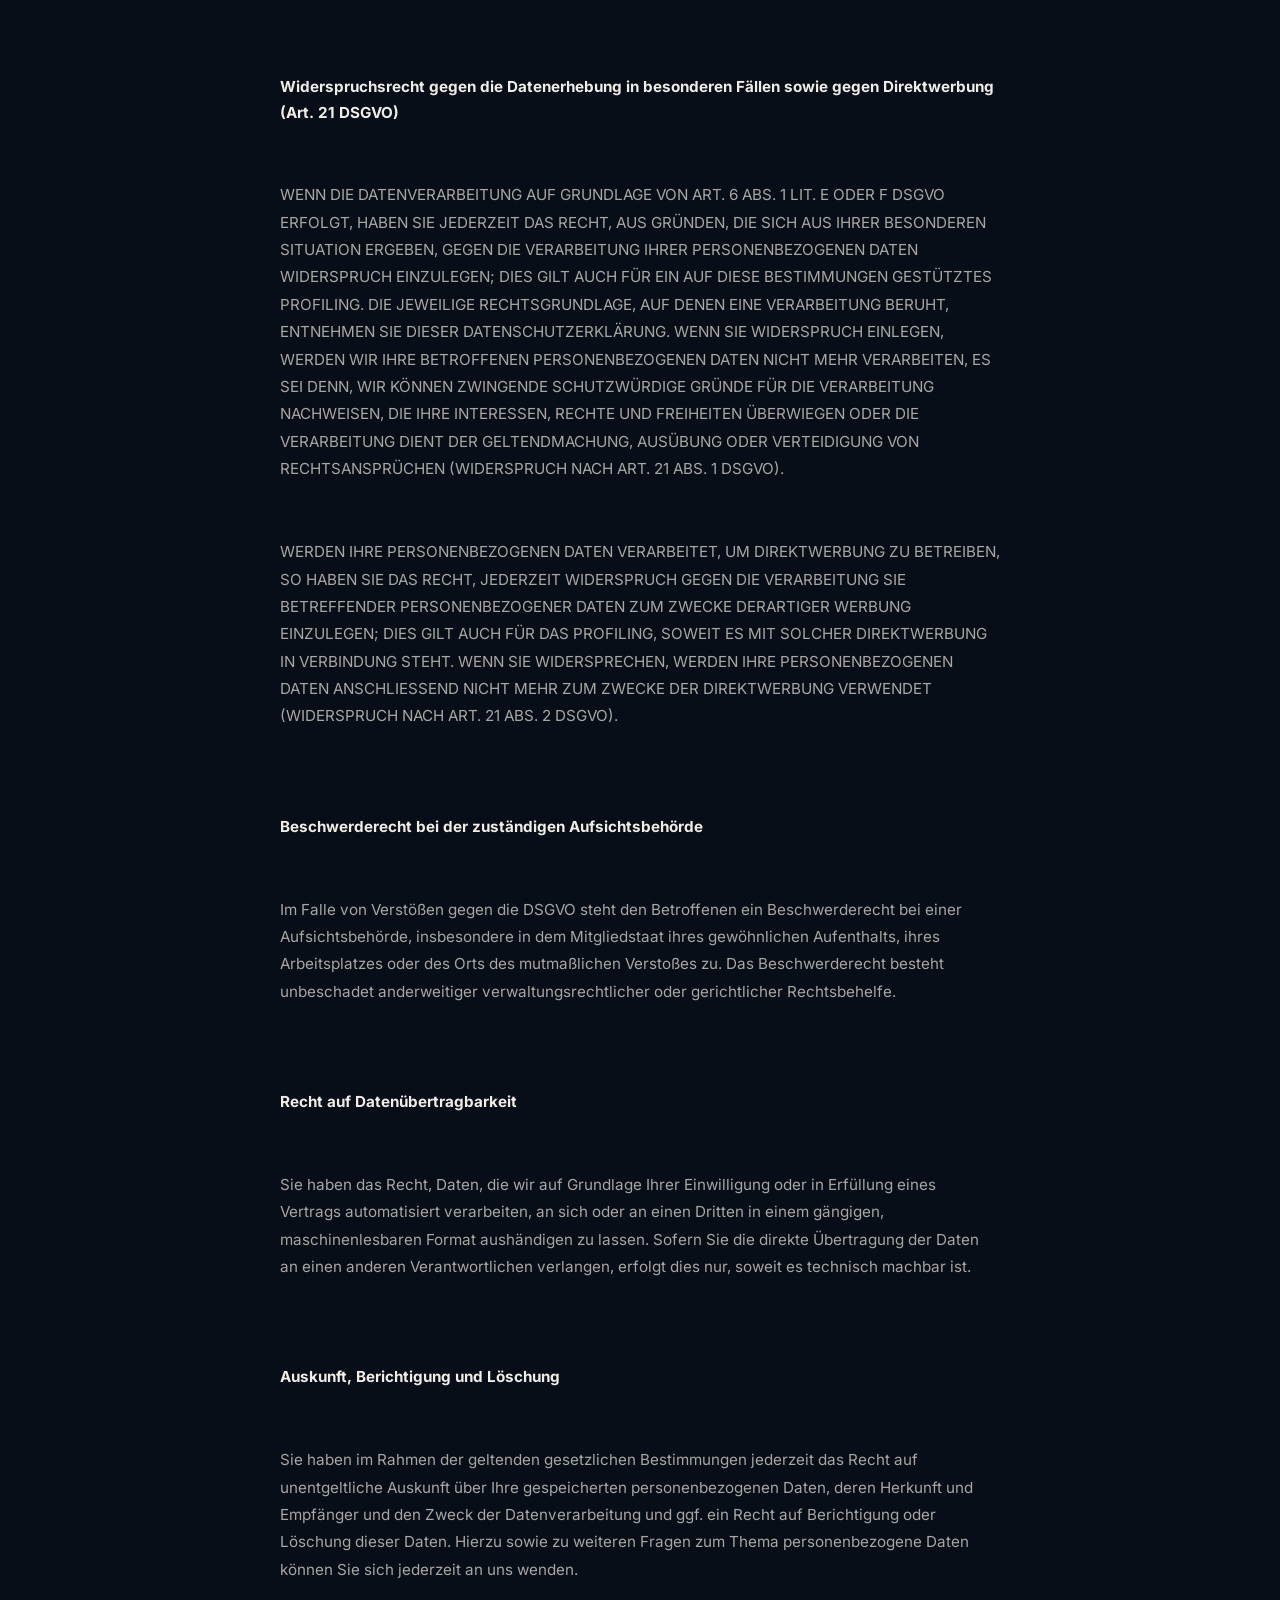
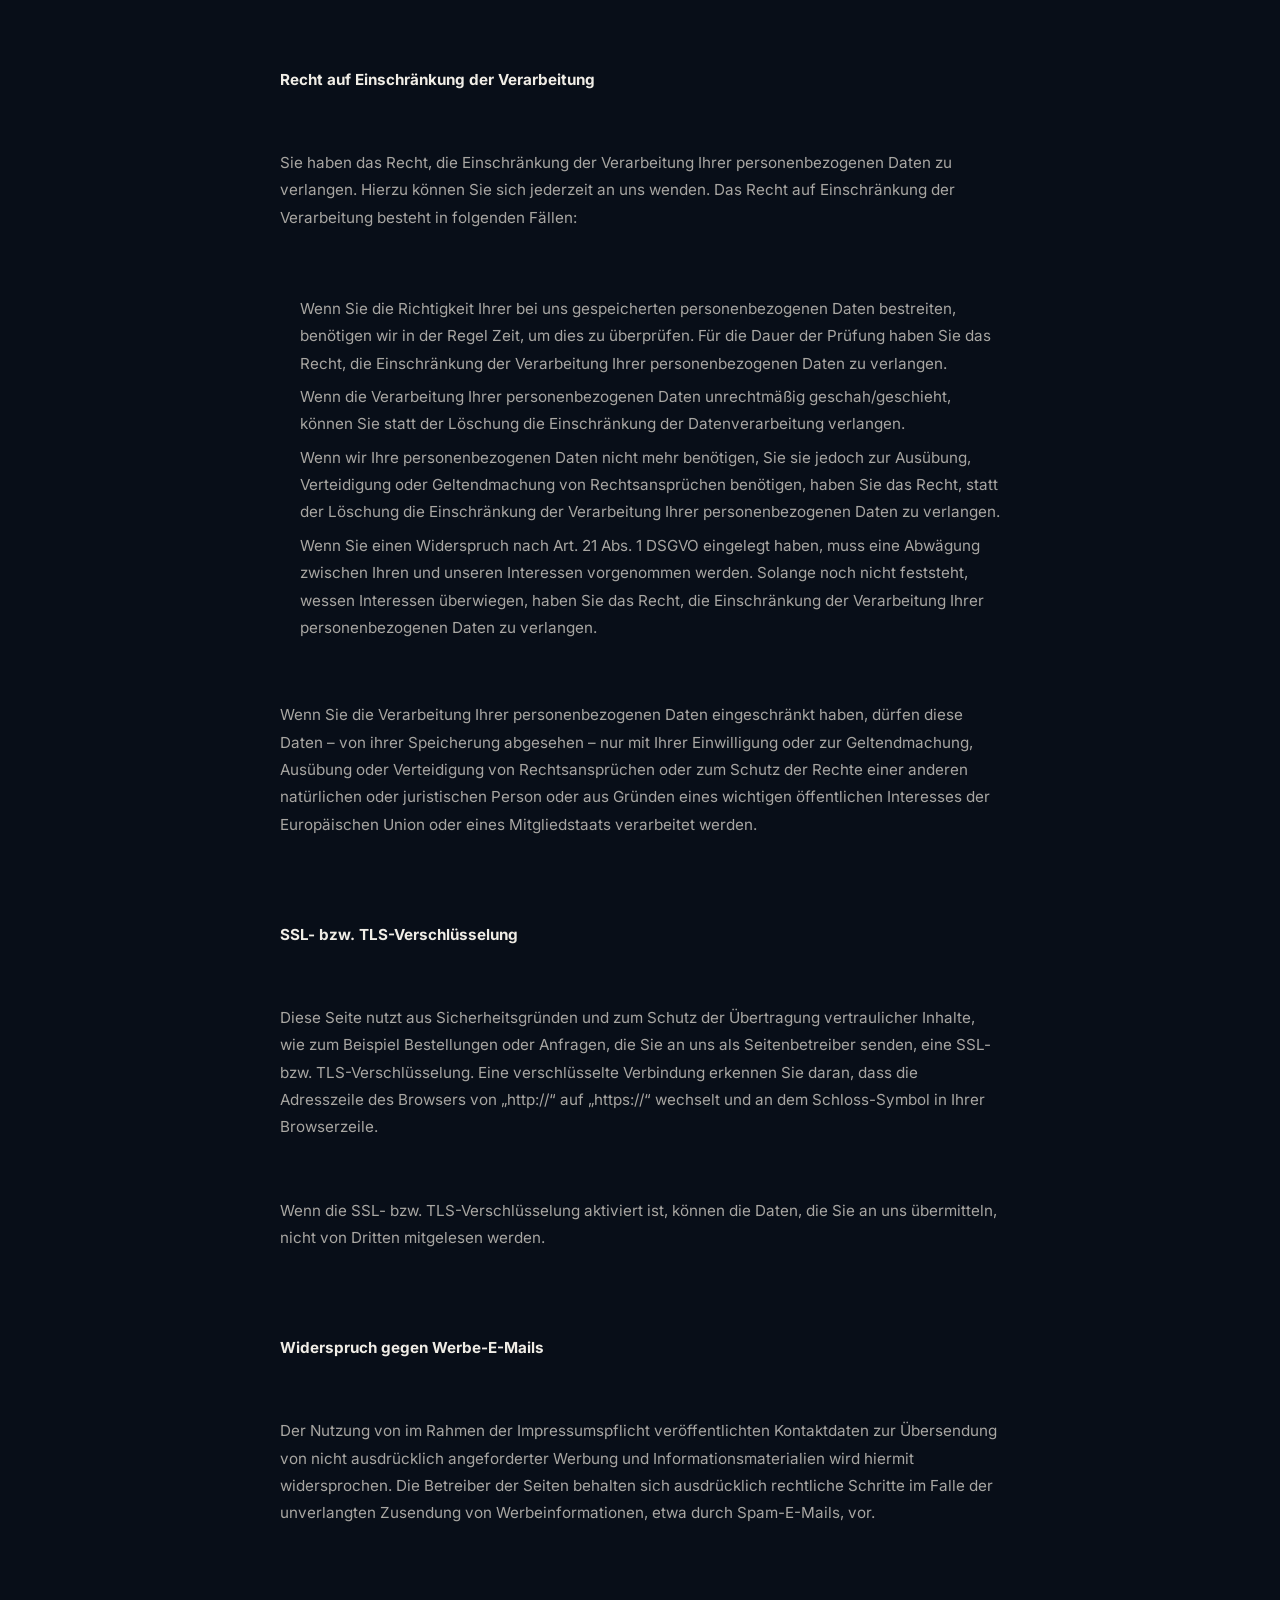
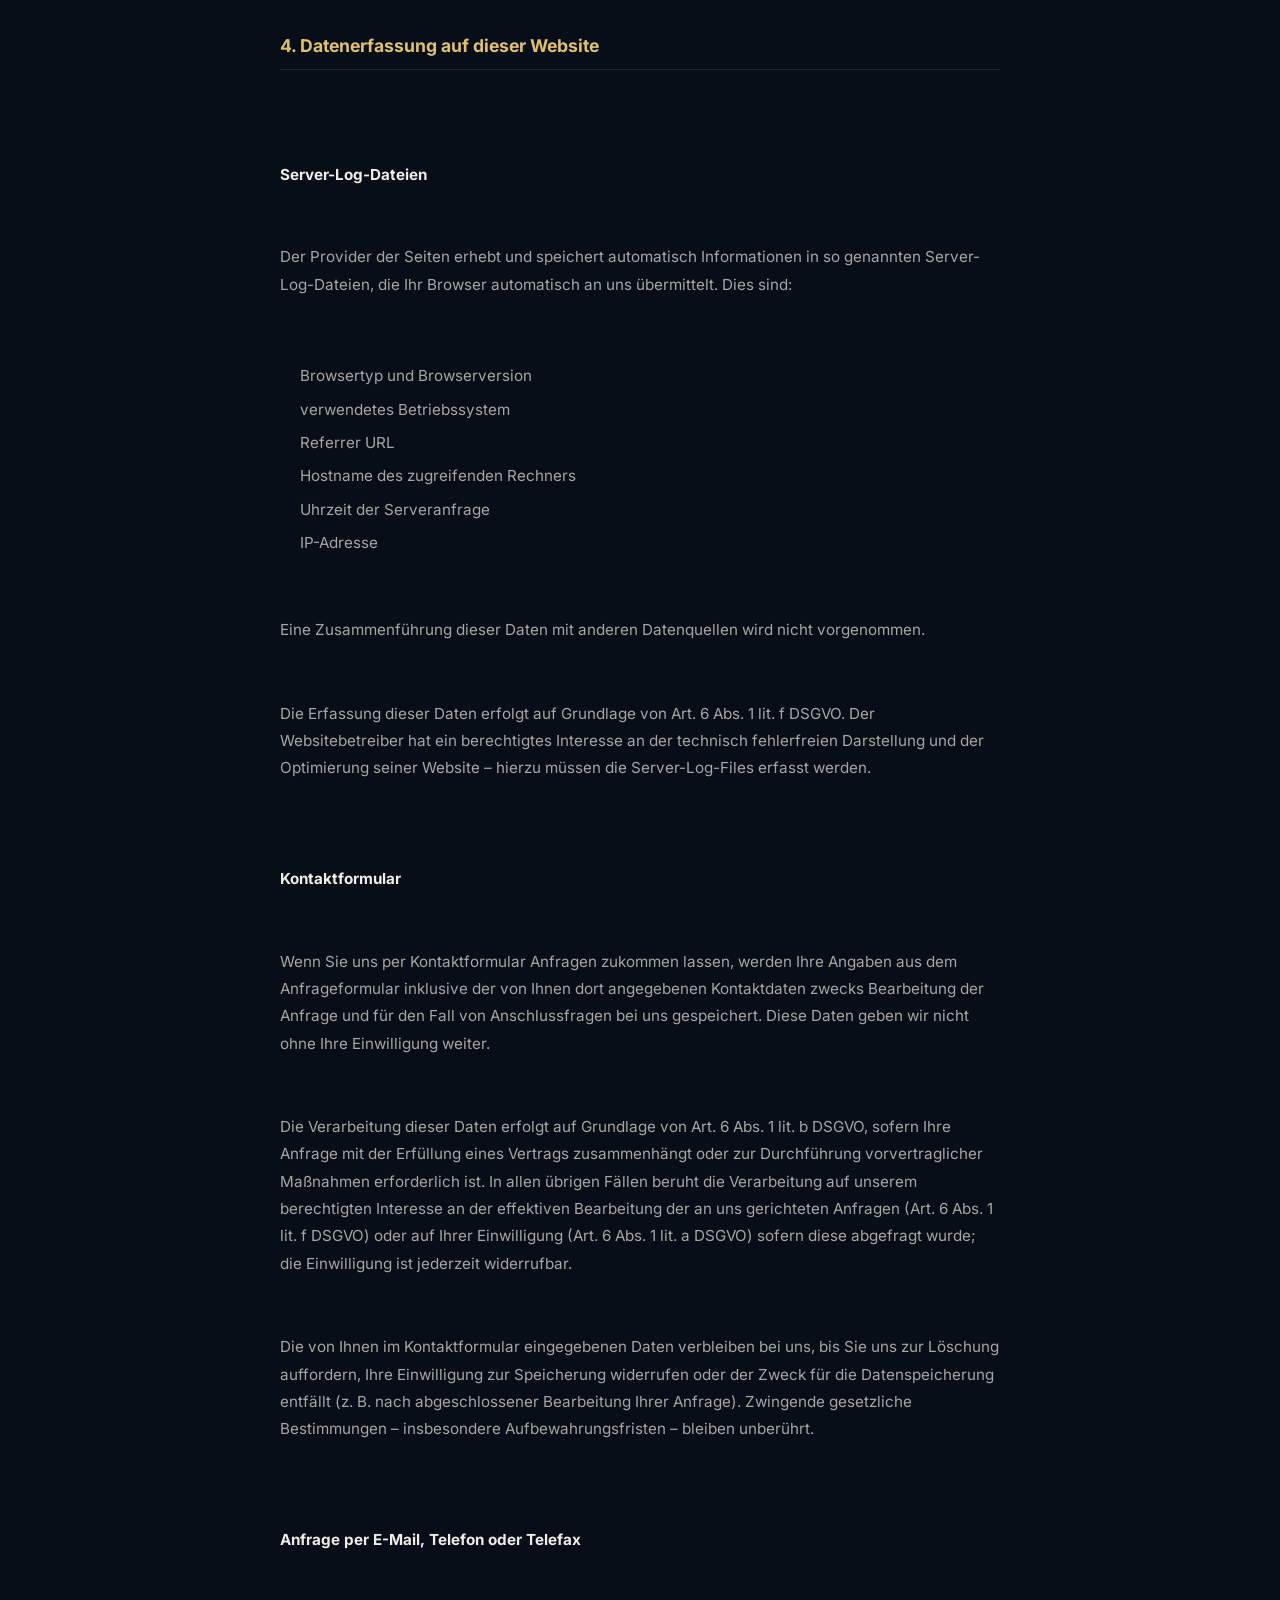
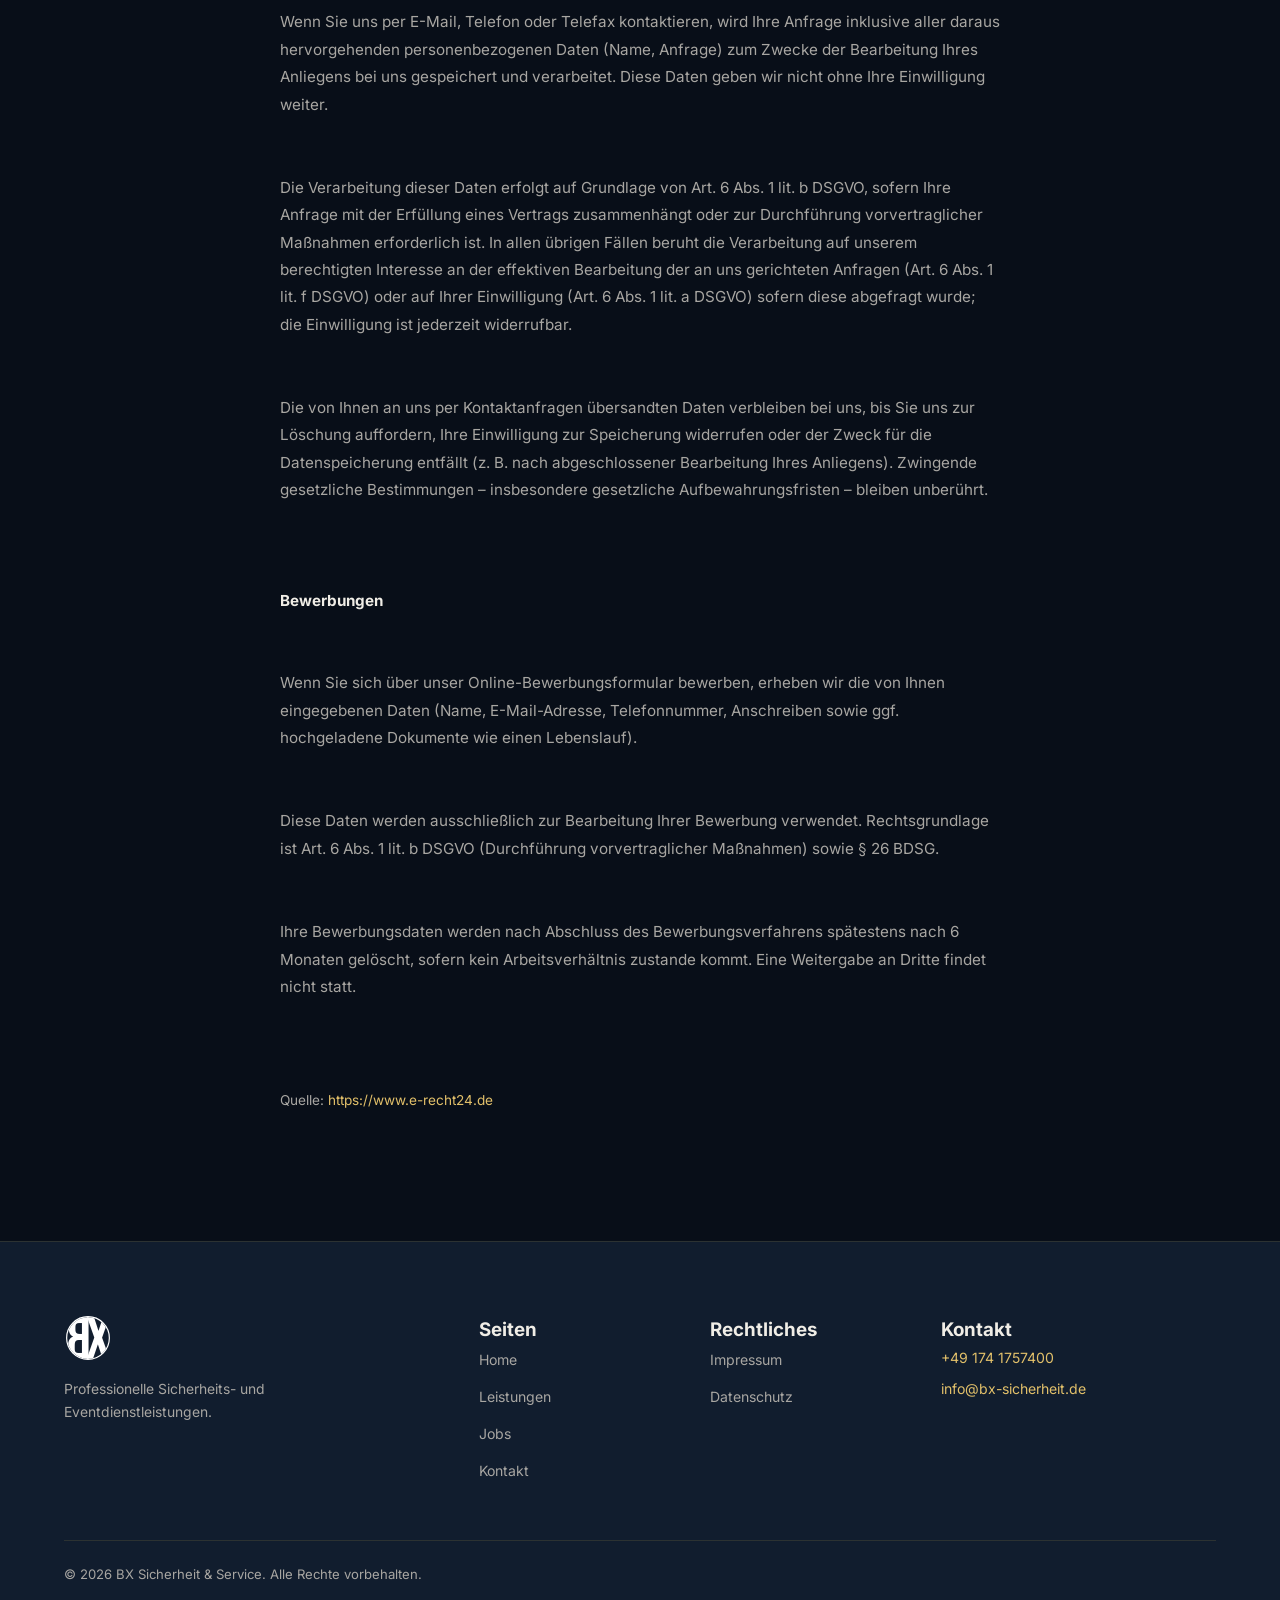
<file: datenschutz.html>
﻿<!DOCTYPE html>
<html lang="de">
<head>
  <meta charset="UTF-8" />
  <meta name="viewport" content="width=device-width, initial-scale=1.0" />
  <link rel="canonical" href="https://bx-sicherheit.de/datenschutz.html" />
  <title>Datenschutzerklärung – BX Sicherheit & Service</title>
  <meta name="robots" content="noindex" />
  <link rel="icon" type="image/svg+xml" href="assets/favicon/favicon.svg" />
  <link rel="icon" type="image/png" sizes="96x96" href="assets/favicon/favicon-96x96.png" />
  <link rel="shortcut icon" href="assets/favicon/favicon.ico" />
  <link rel="apple-touch-icon" sizes="180x180" href="assets/favicon/apple-touch-icon.png" />
  <meta name="apple-mobile-web-app-title" content="BX Sicherheit & Service" />
  <link rel="manifest" href="assets/favicon/site.webmanifest" />
  <link rel="preload" href="assets/fonts/inter_5.2.8/webfonts/inter-latin-400-normal.woff2" as="font" type="font/woff2" crossorigin>
  <link rel="preload" href="assets/fonts/inter_5.2.8/webfonts/inter-latin-600-normal.woff2" as="font" type="font/woff2" crossorigin>
  <link rel="preload" href="assets/fonts/bebas-neue_5.2.7/webfonts/bebas-neue-latin-400-normal.woff2" as="font" type="font/woff2" crossorigin>
  <link rel="stylesheet" href="style.css" />
</head>
<body>

  <!-- NAV -->
  <header class="header" id="header">
    <nav class="nav container">
      <a href="index.html" class="nav-logo">
        <img src="assets/icons/richtigesLogo.svg" class="logo-svg" alt="BX Sicherheit & Service" />
      </a>
      <button class="hamburger" id="hamburger" aria-label="Menü öffnen">
        <span></span><span></span><span></span>
      </button>
    </nav>
  </header>

  <!-- OVERLAY NAV -->
  <div class="nav-overlay" id="navOverlay">
    <div class="nav-overlay-inner"><nav class="nav-overlay-links">
      <a href="index.html" class="overlay-link">Home</a>
      <a href="leistungen.html" class="overlay-link">Leistungen</a>
      <a href="jobs.html" class="overlay-link">Jobs</a>
      <a href="kontakt.html" class="overlay-link">Kontakt</a>
    </nav></div>
    <div class="nav-overlay-footer">
      <a href="tel:+491741757400">+49 174 1757400</a>
      <a href="mailto:info@bx-sicherheit.de">info@bx-sicherheit.de</a>
    </div>
  </div>

  <!-- PAGE HERO -->
  <section class="page-hero">
    <div class="container">
      <h1 class="page-hero-title">Datenschutz&shy;erklärung</h1>
    </div>
  </section>

  <!-- DATENSCHUTZ INHALT -->
  <section class="legal-section">
    <div class="container">
      <div class="legal-content">

<h2>1. Datenschutz auf einen Blick</h2>
<h3>Allgemeine Hinweise</h3> <p>Die folgenden Hinweise geben einen einfachen &Uuml;berblick dar&uuml;ber, was mit Ihren personenbezogenen Daten passiert, wenn Sie diese Website besuchen. Personenbezogene Daten sind alle Daten, mit denen Sie pers&ouml;nlich identifiziert werden k&ouml;nnen. Ausf&uuml;hrliche Informationen zum Thema Datenschutz entnehmen Sie unserer unter diesem Text aufgef&uuml;hrten Datenschutzerkl&auml;rung.</p>
<h3>Datenerfassung auf dieser Website</h3> <h4>Wer ist verantwortlich f&uuml;r die Datenerfassung auf dieser Website?</h4> <p>Die Datenverarbeitung auf dieser Website erfolgt durch den Websitebetreiber. Dessen Kontaktdaten k&ouml;nnen Sie dem Abschnitt &bdquo;Hinweis zur Verantwortlichen Stelle&ldquo; in dieser Datenschutzerkl&auml;rung entnehmen.</p> <h4>Wie erfassen wir Ihre Daten?</h4> <p>Ihre Daten werden zum einen dadurch erhoben, dass Sie uns diese mitteilen. Hierbei kann es sich z.&nbsp;B. um Daten handeln, die Sie in ein Kontaktformular eingeben.</p> <p>Andere Daten werden automatisch oder nach Ihrer Einwilligung beim Besuch der Website durch unsere IT-Systeme erfasst. Das sind vor allem technische Daten (z.&nbsp;B. Internetbrowser, Betriebssystem oder Uhrzeit des Seitenaufrufs). Die Erfassung dieser Daten erfolgt automatisch, sobald Sie diese Website betreten.</p> <h4>Wof&uuml;r nutzen wir Ihre Daten?</h4> <p>Ein Teil der Daten wird erhoben, um eine fehlerfreie Bereitstellung der Website zu gew&auml;hrleisten. Andere Daten k&ouml;nnen zur Analyse Ihres Nutzerverhaltens verwendet werden. Sofern &uuml;ber die Website Vertr&auml;ge geschlossen oder angebahnt werden k&ouml;nnen, werden die &uuml;bermittelten Daten auch f&uuml;r Vertragsangebote, Bestellungen oder sonstige Auftragsanfragen verarbeitet.</p> <h4>Welche Rechte haben Sie bez&uuml;glich Ihrer Daten?</h4> <p>Sie haben jederzeit das Recht, unentgeltlich Auskunft &uuml;ber Herkunft, Empf&auml;nger und Zweck Ihrer gespeicherten personenbezogenen Daten zu erhalten. Sie haben au&szlig;erdem ein Recht, die Berichtigung oder L&ouml;schung dieser Daten zu verlangen. Wenn Sie eine Einwilligung zur Datenverarbeitung erteilt haben, k&ouml;nnen Sie diese Einwilligung jederzeit f&uuml;r die Zukunft widerrufen. Au&szlig;erdem haben Sie das Recht, unter bestimmten Umst&auml;nden die Einschr&auml;nkung der Verarbeitung Ihrer personenbezogenen Daten zu verlangen. Des Weiteren steht Ihnen ein Beschwerderecht bei der zust&auml;ndigen Aufsichtsbeh&ouml;rde zu.</p> <p>Hierzu sowie zu weiteren Fragen zum Thema Datenschutz k&ouml;nnen Sie sich jederzeit an uns wenden.</p>

<h2>2. Hosting</h2>
<p>Wir hosten die Inhalte unserer Website bei folgendem Anbieter:</p>
<h3>Externes Hosting</h3> <p>Diese Website wird extern gehostet. Die personenbezogenen Daten, die auf dieser Website erfasst werden, werden auf den Servern des Hosters / der Hoster gespeichert. Hierbei kann es sich v.&nbsp;a. um IP-Adressen, Kontaktanfragen, Meta- und Kommunikationsdaten, Vertragsdaten, Kontaktdaten, Namen, Websitezugriffe und sonstige Daten, die &uuml;ber eine Website generiert werden, handeln.</p> <p>Das externe Hosting erfolgt zum Zwecke der Vertragserf&uuml;llung gegen&uuml;ber unseren potenziellen und bestehenden Kunden (Art. 6 Abs. 1 lit. b DSGVO) und im Interesse einer sicheren, schnellen und effizienten Bereitstellung unseres Online-Angebots durch einen professionellen Anbieter (Art. 6 Abs. 1 lit. f DSGVO). Sofern eine entsprechende Einwilligung abgefragt wurde, erfolgt die Verarbeitung ausschlie&szlig;lich auf Grundlage von Art. 6 Abs. 1 lit. a DSGVO und &sect; 25 Abs. 1 TDDDG, soweit die Einwilligung die Speicherung von Cookies oder den Zugriff auf Informationen im Endger&auml;t des Nutzers (z.&nbsp;B. Device-Fingerprinting) im Sinne des TDDDG umfasst. Die Einwilligung ist jederzeit widerrufbar.</p> <p>Unser(e) Hoster wird bzw. werden Ihre Daten nur insoweit verarbeiten, wie dies zur Erf&uuml;llung seiner Leistungspflichten erforderlich ist und unsere Weisungen in Bezug auf diese Daten befolgen.</p> <p>Wir setzen folgende(n) Hoster ein:</p>
<p>Netlify (Netlify, Inc., San Francisco, USA)</p>
<h4>Auftragsverarbeitung</h4> <p>Wir haben einen Vertrag &uuml;ber Auftragsverarbeitung (AVV) zur Nutzung des oben genannten Dienstes geschlossen. Hierbei handelt es sich um einen datenschutzrechtlich vorgeschriebenen Vertrag, der gew&auml;hrleistet, dass dieser die personenbezogenen Daten unserer Websitebesucher nur nach unseren Weisungen und unter Einhaltung der DSGVO verarbeitet.</p>

<h2>3. Allgemeine Hinweise und Pflicht&shy;informationen</h2>
<h3>Datenschutz</h3> <p>Die Betreiber dieser Seiten nehmen den Schutz Ihrer pers&ouml;nlichen Daten sehr ernst. Wir behandeln Ihre personenbezogenen Daten vertraulich und entsprechend den gesetzlichen Datenschutzvorschriften sowie dieser Datenschutzerkl&auml;rung.</p> <p>Wenn Sie diese Website benutzen, werden verschiedene personenbezogene Daten erhoben. Personenbezogene Daten sind Daten, mit denen Sie pers&ouml;nlich identifiziert werden k&ouml;nnen. Die vorliegende Datenschutzerkl&auml;rung erl&auml;utert, welche Daten wir erheben und wof&uuml;r wir sie nutzen. Sie erl&auml;utert auch, wie und zu welchem Zweck das geschieht.</p> <p>Wir weisen darauf hin, dass die Daten&uuml;bertragung im Internet (z.&nbsp;B. bei der Kommunikation per E-Mail) Sicherheitsl&uuml;cken aufweisen kann. Ein l&uuml;ckenloser Schutz der Daten vor dem Zugriff durch Dritte ist nicht m&ouml;glich.</p>
<h3>Hinweis zur verantwortlichen Stelle</h3> <p>Die verantwortliche Stelle f&uuml;r die Datenverarbeitung auf dieser Website ist:</p> <p>Amir Bajra<br />
Johann-Sebastian-Bach-Str. 3<br />
67112 Mutterstadt</p>
<p>Telefon: +49 174 1757400<br />
E-Mail: info@bx-sicherheit.de</p>
<p>Verantwortliche Stelle ist die nat&uuml;rliche oder juristische Person, die allein oder gemeinsam mit anderen &uuml;ber die Zwecke und Mittel der Verarbeitung von personenbezogenen Daten (z.&nbsp;B. Namen, E-Mail-Adressen o. &Auml;.) entscheidet.</p>
<h3>Speicherdauer</h3> <p>Soweit innerhalb dieser Datenschutzerkl&auml;rung keine speziellere Speicherdauer genannt wurde, verbleiben Ihre personenbezogenen Daten bei uns, bis der Zweck f&uuml;r die Datenverarbeitung entf&auml;llt. Wenn Sie ein berechtigtes L&ouml;schersuchen geltend machen oder eine Einwilligung zur Datenverarbeitung widerrufen, werden Ihre Daten gel&ouml;scht, sofern wir keine anderen rechtlich zul&auml;ssigen Gr&uuml;nde f&uuml;r die Speicherung Ihrer personenbezogenen Daten haben (z.&nbsp;B. steuer- oder handelsrechtliche Aufbewahrungsfristen); im letztgenannten Fall erfolgt die L&ouml;schung nach Fortfall dieser Gr&uuml;nde.</p>
<h3>Allgemeine Hinweise zu den Rechtsgrundlagen der Datenverarbeitung auf dieser Website</h3> <p>Sofern Sie in die Datenverarbeitung eingewilligt haben, verarbeiten wir Ihre personenbezogenen Daten auf Grundlage von Art. 6 Abs. 1 lit. a DSGVO bzw. Art. 9 Abs. 2 lit. a DSGVO, sofern besondere Datenkategorien nach Art. 9 Abs. 1 DSGVO verarbeitet werden. Im Falle einer ausdr&uuml;cklichen Einwilligung in die &Uuml;bertragung personenbezogener Daten in Drittstaaten erfolgt die Datenverarbeitung au&szlig;erdem auf Grundlage von Art. 49 Abs. 1 lit. a DSGVO. Sofern Sie in die Speicherung von Cookies oder in den Zugriff auf Informationen in Ihr Endger&auml;t (z.&nbsp;B. via Device-Fingerprinting) eingewilligt haben, erfolgt die Datenverarbeitung zus&auml;tzlich auf Grundlage von &sect; 25 Abs. 1 TDDDG. Die Einwilligung ist jederzeit widerrufbar. Sind Ihre Daten zur Vertragserf&uuml;llung oder zur Durchf&uuml;hrung vorvertraglicher Ma&szlig;nahmen erforderlich, verarbeiten wir Ihre Daten auf Grundlage des Art. 6 Abs. 1 lit. b DSGVO. Des Weiteren verarbeiten wir Ihre Daten, sofern diese zur Erf&uuml;llung einer rechtlichen Verpflichtung erforderlich sind auf Grundlage von Art. 6 Abs. 1 lit. c DSGVO. Die Datenverarbeitung kann ferner auf Grundlage unseres berechtigten Interesses nach Art. 6 Abs. 1 lit. f DSGVO erfolgen. &Uuml;ber die jeweils im Einzelfall einschl&auml;gigen Rechtsgrundlagen wird in den folgenden Abs&auml;tzen dieser Datenschutzerkl&auml;rung informiert.</p>
<h3>Empf&auml;nger von personenbezogenen Daten</h3> <p>Im Rahmen unserer Gesch&auml;ftst&auml;tigkeit arbeiten wir mit verschiedenen externen Stellen zusammen. Dabei ist teilweise auch eine &Uuml;bermittlung von personenbezogenen Daten an diese externen Stellen erforderlich. Wir geben personenbezogene Daten nur dann an externe Stellen weiter, wenn dies im Rahmen einer Vertragserf&uuml;llung erforderlich ist, wenn wir gesetzlich hierzu verpflichtet sind (z.&nbsp;B. Weitergabe von Daten an Steuerbeh&ouml;rden), wenn wir ein berechtigtes Interesse nach Art. 6 Abs. 1 lit. f DSGVO an der Weitergabe haben oder wenn eine sonstige Rechtsgrundlage die Datenweitergabe erlaubt. Beim Einsatz von Auftragsverarbeitern geben wir personenbezogene Daten unserer Kunden nur auf Grundlage eines g&uuml;ltigen Vertrags &uuml;ber Auftragsverarbeitung weiter. Im Falle einer gemeinsamen Verarbeitung wird ein Vertrag &uuml;ber gemeinsame Verarbeitung geschlossen.</p>
<h3>Widerruf Ihrer Einwilligung zur Datenverarbeitung</h3> <p>Viele Datenverarbeitungsvorg&auml;nge sind nur mit Ihrer ausdr&uuml;cklichen Einwilligung m&ouml;glich. Sie k&ouml;nnen eine bereits erteilte Einwilligung jederzeit widerrufen. Die Rechtm&auml;&szlig;igkeit der bis zum Widerruf erfolgten Datenverarbeitung bleibt vom Widerruf unber&uuml;hrt.</p>
<h3>Widerspruchsrecht gegen die Datenerhebung in besonderen F&auml;llen sowie gegen Direktwerbung (Art. 21 DSGVO)</h3> <p>WENN DIE DATENVERARBEITUNG AUF GRUNDLAGE VON ART. 6 ABS. 1 LIT. E ODER F DSGVO ERFOLGT, HABEN SIE JEDERZEIT DAS RECHT, AUS GR&Uuml;NDEN, DIE SICH AUS IHRER BESONDEREN SITUATION ERGEBEN, GEGEN DIE VERARBEITUNG IHRER PERSONENBEZOGENEN DATEN WIDERSPRUCH EINZULEGEN; DIES GILT AUCH F&Uuml;R EIN AUF DIESE BESTIMMUNGEN GEST&Uuml;TZTES PROFILING. DIE JEWEILIGE RECHTSGRUNDLAGE, AUF DENEN EINE VERARBEITUNG BERUHT, ENTNEHMEN SIE DIESER DATENSCHUTZERKL&Auml;RUNG. WENN SIE WIDERSPRUCH EINLEGEN, WERDEN WIR IHRE BETROFFENEN PERSONENBEZOGENEN DATEN NICHT MEHR VERARBEITEN, ES SEI DENN, WIR K&Ouml;NNEN ZWINGENDE SCHUTZW&Uuml;RDIGE GR&Uuml;NDE F&Uuml;R DIE VERARBEITUNG NACHWEISEN, DIE IHRE INTERESSEN, RECHTE UND FREIHEITEN &Uuml;BERWIEGEN ODER DIE VERARBEITUNG DIENT DER GELTENDMACHUNG, AUS&Uuml;BUNG ODER VERTEIDIGUNG VON RECHTSANSPR&Uuml;CHEN (WIDERSPRUCH NACH ART. 21 ABS. 1 DSGVO).</p> <p>WERDEN IHRE PERSONENBEZOGENEN DATEN VERARBEITET, UM DIREKTWERBUNG ZU BETREIBEN, SO HABEN SIE DAS RECHT, JEDERZEIT WIDERSPRUCH GEGEN DIE VERARBEITUNG SIE BETREFFENDER PERSONENBEZOGENER DATEN ZUM ZWECKE DERARTIGER WERBUNG EINZULEGEN; DIES GILT AUCH F&Uuml;R DAS PROFILING, SOWEIT ES MIT SOLCHER DIREKTWERBUNG IN VERBINDUNG STEHT. WENN SIE WIDERSPRECHEN, WERDEN IHRE PERSONENBEZOGENEN DATEN ANSCHLIESSEND NICHT MEHR ZUM ZWECKE DER DIREKTWERBUNG VERWENDET (WIDERSPRUCH NACH ART. 21 ABS. 2 DSGVO).</p>
<h3>Beschwerde&shy;recht bei der zust&auml;ndigen Aufsichts&shy;beh&ouml;rde</h3> <p>Im Falle von Verst&ouml;&szlig;en gegen die DSGVO steht den Betroffenen ein Beschwerderecht bei einer Aufsichtsbeh&ouml;rde, insbesondere in dem Mitgliedstaat ihres gew&ouml;hnlichen Aufenthalts, ihres Arbeitsplatzes oder des Orts des mutma&szlig;lichen Versto&szlig;es zu. Das Beschwerderecht besteht unbeschadet anderweitiger verwaltungsrechtlicher oder gerichtlicher Rechtsbehelfe.</p>
<h3>Recht auf Daten&shy;&uuml;bertrag&shy;barkeit</h3> <p>Sie haben das Recht, Daten, die wir auf Grundlage Ihrer Einwilligung oder in Erf&uuml;llung eines Vertrags automatisiert verarbeiten, an sich oder an einen Dritten in einem g&auml;ngigen, maschinenlesbaren Format aush&auml;ndigen zu lassen. Sofern Sie die direkte &Uuml;bertragung der Daten an einen anderen Verantwortlichen verlangen, erfolgt dies nur, soweit es technisch machbar ist.</p>
<h3>Auskunft, Berichtigung und L&ouml;schung</h3> <p>Sie haben im Rahmen der geltenden gesetzlichen Bestimmungen jederzeit das Recht auf unentgeltliche Auskunft &uuml;ber Ihre gespeicherten personenbezogenen Daten, deren Herkunft und Empf&auml;nger und den Zweck der Datenverarbeitung und ggf. ein Recht auf Berichtigung oder L&ouml;schung dieser Daten. Hierzu sowie zu weiteren Fragen zum Thema personenbezogene Daten k&ouml;nnen Sie sich jederzeit an uns wenden.</p>
<h3>Recht auf Einschr&auml;nkung der Verarbeitung</h3> <p>Sie haben das Recht, die Einschr&auml;nkung der Verarbeitung Ihrer personenbezogenen Daten zu verlangen. Hierzu k&ouml;nnen Sie sich jederzeit an uns wenden. Das Recht auf Einschr&auml;nkung der Verarbeitung besteht in folgenden F&auml;llen:</p> <ul> <li>Wenn Sie die Richtigkeit Ihrer bei uns gespeicherten personenbezogenen Daten bestreiten, ben&ouml;tigen wir in der Regel Zeit, um dies zu &uuml;berpr&uuml;fen. F&uuml;r die Dauer der Pr&uuml;fung haben Sie das Recht, die Einschr&auml;nkung der Verarbeitung Ihrer personenbezogenen Daten zu verlangen.</li> <li>Wenn die Verarbeitung Ihrer personenbezogenen Daten unrechtm&auml;&szlig;ig geschah/geschieht, k&ouml;nnen Sie statt der L&ouml;schung die Einschr&auml;nkung der Datenverarbeitung verlangen.</li> <li>Wenn wir Ihre personenbezogenen Daten nicht mehr ben&ouml;tigen, Sie sie jedoch zur Aus&uuml;bung, Verteidigung oder Geltendmachung von Rechtsanspr&uuml;chen ben&ouml;tigen, haben Sie das Recht, statt der L&ouml;schung die Einschr&auml;nkung der Verarbeitung Ihrer personenbezogenen Daten zu verlangen.</li> <li>Wenn Sie einen Widerspruch nach Art. 21 Abs. 1 DSGVO eingelegt haben, muss eine Abw&auml;gung zwischen Ihren und unseren Interessen vorgenommen werden. Solange noch nicht feststeht, wessen Interessen &uuml;berwiegen, haben Sie das Recht, die Einschr&auml;nkung der Verarbeitung Ihrer personenbezogenen Daten zu verlangen.</li> </ul> <p>Wenn Sie die Verarbeitung Ihrer personenbezogenen Daten eingeschr&auml;nkt haben, d&uuml;rfen diese Daten &ndash; von ihrer Speicherung abgesehen &ndash; nur mit Ihrer Einwilligung oder zur Geltendmachung, Aus&uuml;bung oder Verteidigung von Rechtsanspr&uuml;chen oder zum Schutz der Rechte einer anderen nat&uuml;rlichen oder juristischen Person oder aus Gr&uuml;nden eines wichtigen &ouml;ffentlichen Interesses der Europ&auml;ischen Union oder eines Mitgliedstaats verarbeitet werden.</p>
<h3>SSL- bzw. TLS-Verschl&uuml;sselung</h3> <p>Diese Seite nutzt aus Sicherheitsgr&uuml;nden und zum Schutz der &Uuml;bertragung vertraulicher Inhalte, wie zum Beispiel Bestellungen oder Anfragen, die Sie an uns als Seitenbetreiber senden, eine SSL- bzw. TLS-Verschl&uuml;sselung. Eine verschl&uuml;sselte Verbindung erkennen Sie daran, dass die Adresszeile des Browsers von &bdquo;http://&ldquo; auf &bdquo;https://&ldquo; wechselt und an dem Schloss-Symbol in Ihrer Browserzeile.</p> <p>Wenn die SSL- bzw. TLS-Verschl&uuml;sselung aktiviert ist, k&ouml;nnen die Daten, die Sie an uns &uuml;bermitteln, nicht von Dritten mitgelesen werden.</p>
<h3>Widerspruch gegen Werbe-E-Mails</h3> <p>Der Nutzung von im Rahmen der Impressumspflicht ver&ouml;ffentlichten Kontaktdaten zur &Uuml;bersendung von nicht ausdr&uuml;cklich angeforderter Werbung und Informationsmaterialien wird hiermit widersprochen. Die Betreiber der Seiten behalten sich ausdr&uuml;cklich rechtliche Schritte im Falle der unverlangten Zusendung von Werbeinformationen, etwa durch Spam-E-Mails, vor.</p>

<h2>4. Datenerfassung auf dieser Website</h2>
<h3>Server-Log-Dateien</h3> <p>Der Provider der Seiten erhebt und speichert automatisch Informationen in so genannten Server-Log-Dateien, die Ihr Browser automatisch an uns &uuml;bermittelt. Dies sind:</p> <ul> <li>Browsertyp und Browserversion</li> <li>verwendetes Betriebssystem</li> <li>Referrer URL</li> <li>Hostname des zugreifenden Rechners</li> <li>Uhrzeit der Serveranfrage</li> <li>IP-Adresse</li> </ul> <p>Eine Zusammenf&uuml;hrung dieser Daten mit anderen Datenquellen wird nicht vorgenommen.</p> <p>Die Erfassung dieser Daten erfolgt auf Grundlage von Art. 6 Abs. 1 lit. f DSGVO. Der Websitebetreiber hat ein berechtigtes Interesse an der technisch fehlerfreien Darstellung und der Optimierung seiner Website &ndash; hierzu m&uuml;ssen die Server-Log-Files erfasst werden.</p>
<h3>Kontaktformular</h3> <p>Wenn Sie uns per Kontaktformular Anfragen zukommen lassen, werden Ihre Angaben aus dem Anfrageformular inklusive der von Ihnen dort angegebenen Kontaktdaten zwecks Bearbeitung der Anfrage und f&uuml;r den Fall von Anschlussfragen bei uns gespeichert. Diese Daten geben wir nicht ohne Ihre Einwilligung weiter.</p> <p>Die Verarbeitung dieser Daten erfolgt auf Grundlage von Art. 6 Abs. 1 lit. b DSGVO, sofern Ihre Anfrage mit der Erf&uuml;llung eines Vertrags zusammenh&auml;ngt oder zur Durchf&uuml;hrung vorvertraglicher Ma&szlig;nahmen erforderlich ist. In allen &uuml;brigen F&auml;llen beruht die Verarbeitung auf unserem berechtigten Interesse an der effektiven Bearbeitung der an uns gerichteten Anfragen (Art. 6 Abs. 1 lit. f DSGVO) oder auf Ihrer Einwilligung (Art. 6 Abs. 1 lit. a DSGVO) sofern diese abgefragt wurde; die Einwilligung ist jederzeit widerrufbar.</p> <p>Die von Ihnen im Kontaktformular eingegebenen Daten verbleiben bei uns, bis Sie uns zur L&ouml;schung auffordern, Ihre Einwilligung zur Speicherung widerrufen oder der Zweck f&uuml;r die Datenspeicherung entf&auml;llt (z.&nbsp;B. nach abgeschlossener Bearbeitung Ihrer Anfrage). Zwingende gesetzliche Bestimmungen &ndash; insbesondere Aufbewahrungsfristen &ndash; bleiben unber&uuml;hrt.</p>
<h3>Anfrage per E-Mail, Telefon oder Telefax</h3> <p>Wenn Sie uns per E-Mail, Telefon oder Telefax kontaktieren, wird Ihre Anfrage inklusive aller daraus hervorgehenden personenbezogenen Daten (Name, Anfrage) zum Zwecke der Bearbeitung Ihres Anliegens bei uns gespeichert und verarbeitet. Diese Daten geben wir nicht ohne Ihre Einwilligung weiter.</p> <p>Die Verarbeitung dieser Daten erfolgt auf Grundlage von Art. 6 Abs. 1 lit. b DSGVO, sofern Ihre Anfrage mit der Erf&uuml;llung eines Vertrags zusammenh&auml;ngt oder zur Durchf&uuml;hrung vorvertraglicher Ma&szlig;nahmen erforderlich ist. In allen &uuml;brigen F&auml;llen beruht die Verarbeitung auf unserem berechtigten Interesse an der effektiven Bearbeitung der an uns gerichteten Anfragen (Art. 6 Abs. 1 lit. f DSGVO) oder auf Ihrer Einwilligung (Art. 6 Abs. 1 lit. a DSGVO) sofern diese abgefragt wurde; die Einwilligung ist jederzeit widerrufbar.</p> <p>Die von Ihnen an uns per Kontaktanfragen &uuml;bersandten Daten verbleiben bei uns, bis Sie uns zur L&ouml;schung auffordern, Ihre Einwilligung zur Speicherung widerrufen oder der Zweck f&uuml;r die Datenspeicherung entf&auml;llt (z.&nbsp;B. nach abgeschlossener Bearbeitung Ihres Anliegens). Zwingende gesetzliche Bestimmungen &ndash; insbesondere gesetzliche Aufbewahrungsfristen &ndash; bleiben unber&uuml;hrt.</p>

<h3>Bewerbungen</h3>
<p>Wenn Sie sich &uuml;ber unser Online-Bewerbungsformular bewerben, erheben wir die von Ihnen eingegebenen Daten (Name, E-Mail-Adresse, Telefonnummer, Anschreiben sowie ggf. hochgeladene Dokumente wie einen Lebenslauf).</p>
<p>Diese Daten werden ausschlie&szlig;lich zur Bearbeitung Ihrer Bewerbung verwendet. Rechtsgrundlage ist Art. 6 Abs. 1 lit. b DSGVO (Durchf&uuml;hrung vorvertraglicher Ma&szlig;nahmen) sowie &sect; 26 BDSG.</p>
<p>Ihre Bewerbungsdaten werden nach Abschluss des Bewerbungsverfahrens sp&auml;testens nach 6 Monaten gel&ouml;scht, sofern kein Arbeitsverh&auml;ltnis zustande kommt. Eine Weitergabe an Dritte findet nicht statt.</p>

<p style="margin-top: 2rem; font-size: 0.85rem; color: var(--clr-text-muted);">Quelle: <a href="https://www.e-recht24.de" target="_blank" rel="noopener">https://www.e-recht24.de</a></p>

      </div>
    </div>
  </section>

  <!-- FOOTER -->
  <footer class="footer">
    <div class="container">
      <div class="footer-grid">
        <div class="footer-brand">
          <a href="index.html"><img src="assets/icons/richtigesLogo.svg" class="logo-svg" alt="BX Sicherheit & Service" /></a>
          <p style="margin-top: 16px;">Professionelle Sicherheits- und<br />Eventdienstleistungen.</p>
        </div>
        <div class="footer-links">
          <h3>Seiten</h3>
          <ul>
            <li><a href="index.html">Home</a></li>
            <li><a href="leistungen.html">Leistungen</a></li>
            <li><a href="jobs.html">Jobs</a></li>
            <li><a href="kontakt.html">Kontakt</a></li>
          </ul>
        </div>
        <div class="footer-links">
          <h3>Rechtliches</h3>
          <ul>
            <li><a href="impressum.html">Impressum</a></li>
            <li><a href="datenschutz.html">Datenschutz</a></li>
          </ul>
        </div>
        <div class="footer-contact">
          <h3>Kontakt</h3>
          <p><a href="tel:+491741757400">+49 174 1757400</a></p>
          <p><a href="mailto:info@bx-sicherheit.de">info@bx-sicherheit.de</a></p>
        </div>
      </div>
      <div class="footer-bottom">
        <p>&copy; <span id="year"></span> BX Sicherheit & Service. Alle Rechte vorbehalten.</p>
      </div>
    </div>
  </footer>

  <script src="nav.js"></script>
  <script>document.getElementById('year').textContent = new Date().getFullYear();</script>
</body>
</html>
</file>
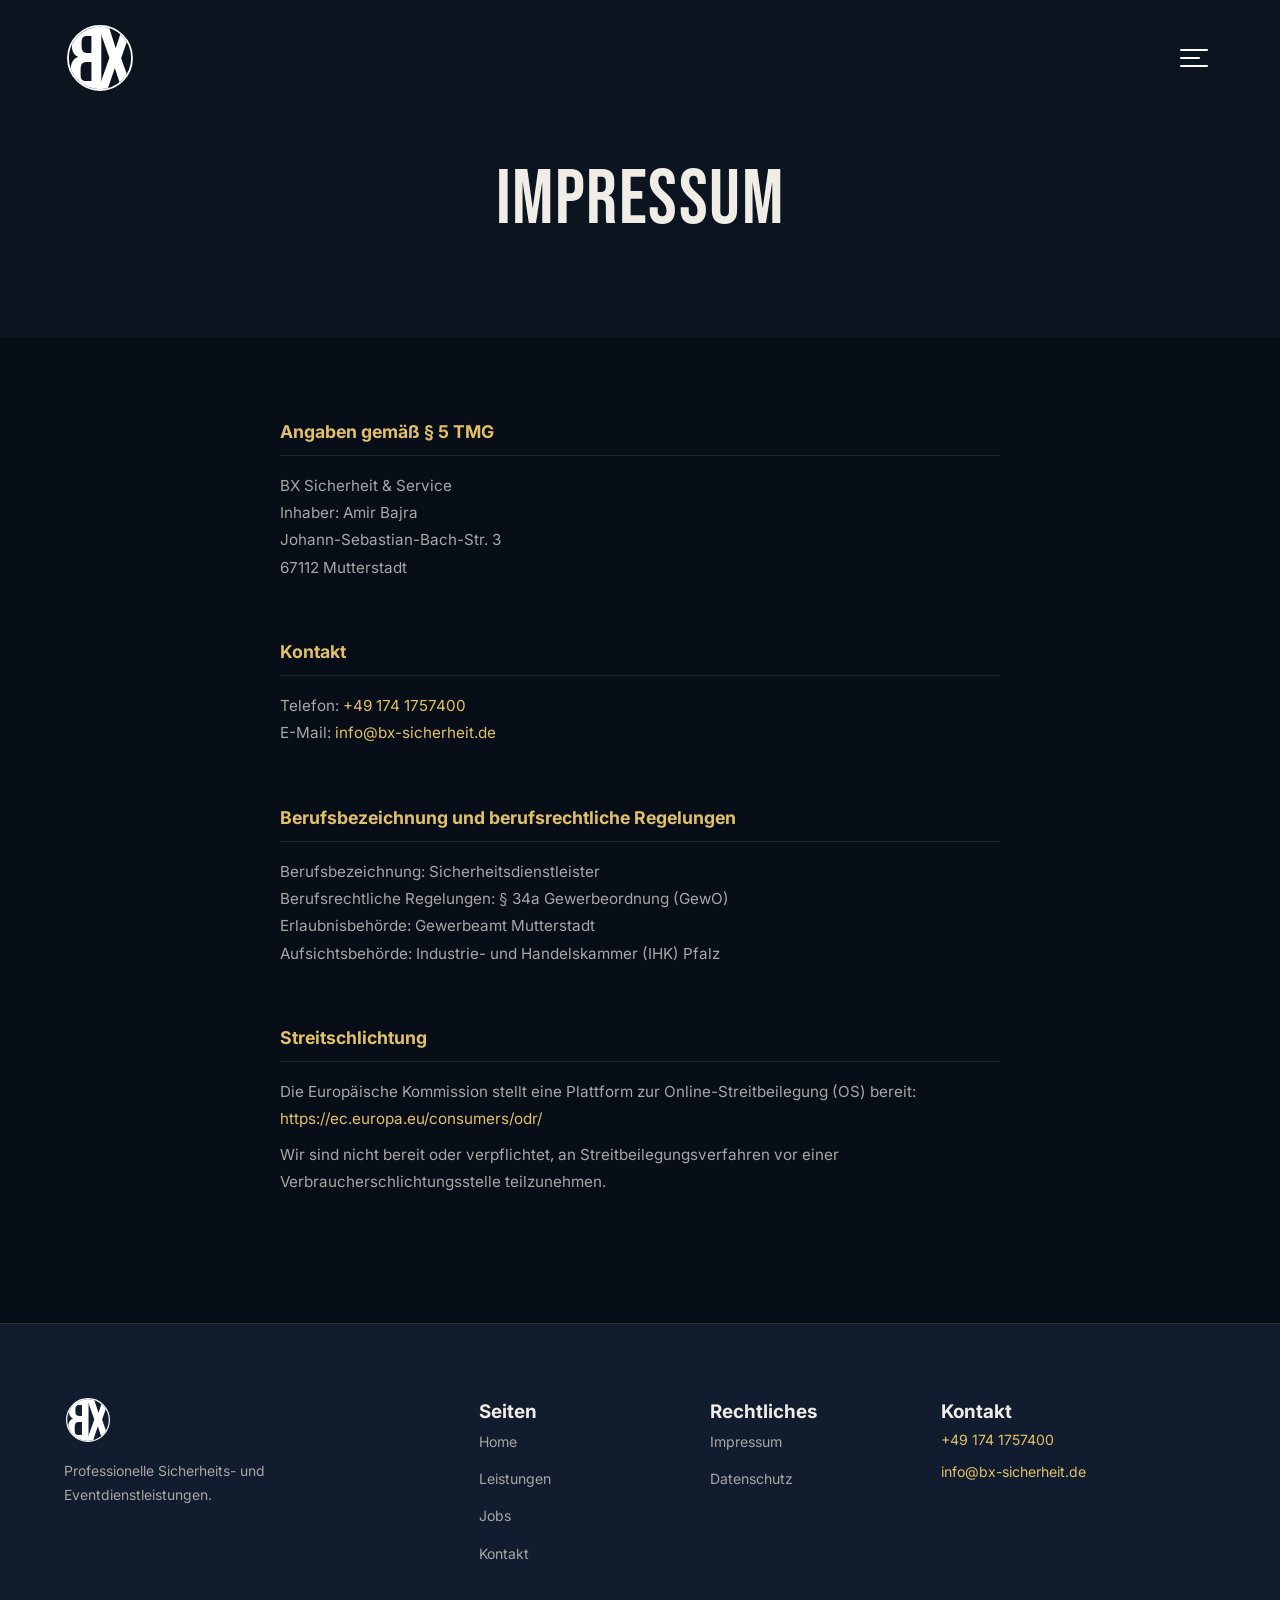
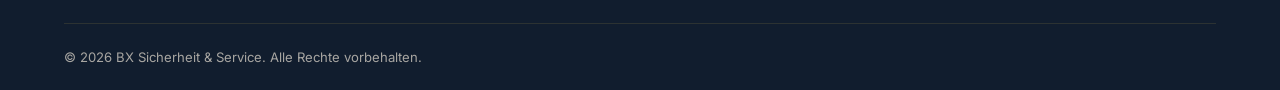
<file: impressum.html>
﻿<!DOCTYPE html>
<html lang="de">
<head>
  <meta charset="UTF-8" />
  <meta name="viewport" content="width=device-width, initial-scale=1.0" />
  <link rel="canonical" href="https://bx-sicherheit.de/impressum.html" />
  <title>Impressum – BX Sicherheit & Service</title>
  <meta name="robots" content="noindex" />
  <link rel="icon" type="image/svg+xml" href="assets/favicon/favicon.svg" />
  <link rel="icon" type="image/png" sizes="96x96" href="assets/favicon/favicon-96x96.png" />
  <link rel="shortcut icon" href="assets/favicon/favicon.ico" />
  <link rel="apple-touch-icon" sizes="180x180" href="assets/favicon/apple-touch-icon.png" />
  <meta name="apple-mobile-web-app-title" content="BX Sicherheit & Service" />
  <link rel="manifest" href="assets/favicon/site.webmanifest" />
  <link rel="preload" href="assets/fonts/inter_5.2.8/webfonts/inter-latin-400-normal.woff2" as="font" type="font/woff2" crossorigin>
  <link rel="preload" href="assets/fonts/inter_5.2.8/webfonts/inter-latin-600-normal.woff2" as="font" type="font/woff2" crossorigin>
  <link rel="preload" href="assets/fonts/bebas-neue_5.2.7/webfonts/bebas-neue-latin-400-normal.woff2" as="font" type="font/woff2" crossorigin>
  <link rel="stylesheet" href="style.css" />
</head>
<body>

  <!-- NAV -->
  <header class="header" id="header">
    <nav class="nav container">
      <a href="index.html" class="nav-logo">
        <img src="assets/icons/richtigesLogo.svg" class="logo-svg" alt="BX Sicherheit & Service" />
      </a>
      <button class="hamburger" id="hamburger" aria-label="Menü öffnen">
        <span></span><span></span><span></span>
      </button>
    </nav>
  </header>

  <!-- OVERLAY NAV -->
  <div class="nav-overlay" id="navOverlay">
    <div class="nav-overlay-inner"><nav class="nav-overlay-links">
      <a href="index.html" class="overlay-link">Home</a>
      <a href="leistungen.html" class="overlay-link">Leistungen</a>
      <a href="jobs.html" class="overlay-link">Jobs</a>
      <a href="kontakt.html" class="overlay-link">Kontakt</a>
    </nav></div>
    <div class="nav-overlay-footer">
      <a href="tel:+491741757400">+49 174 1757400</a>
      <a href="mailto:info@bx-sicherheit.de">info@bx-sicherheit.de</a>
    </div>
  </div>

  <!-- PAGE HERO -->
  <section class="page-hero">
    <div class="container">
      <h1 class="page-hero-title">Impressum</h1>
    </div>
  </section>

  <!-- IMPRESSUM INHALT -->
  <section class="legal-section">
    <div class="container">
      <div class="legal-content">

        <div class="legal-block">
          <h2>Angaben gemäß § 5 TMG</h2>
          <p>
            BX Sicherheit & Service<br />
            Inhaber: Amir Bajra<br />
            Johann-Sebastian-Bach-Str. 3<br />
            67112 Mutterstadt
          </p>
        </div>

        <div class="legal-block">
          <h2>Kontakt</h2>
          <p>
            Telefon: <a href="tel:+491741757400">+49 174 1757400</a><br />
            E-Mail: <a href="mailto:info@bx-sicherheit.de">info@bx-sicherheit.de</a>
          </p>
        </div>


        <div class="legal-block">
          <h2>Berufsbezeichnung und berufsrechtliche Regelungen</h2>
          <p>
            Berufsbezeichnung: Sicherheitsdienstleister<br />
            Berufsrechtliche Regelungen: § 34a Gewerbeordnung (GewO)<br />
            Erlaubnisbehörde: Gewerbeamt Mutterstadt<br />
            Aufsichtsbehörde: Industrie- und Handelskammer (IHK) Pfalz
          </p>
        </div>

        <div class="legal-block">
          <h2>Streitschlichtung</h2>
          <p>
            Die Europäische Kommission stellt eine Plattform zur Online-Streitbeilegung (OS) bereit:
            <a href="https://ec.europa.eu/consumers/odr/" target="_blank" rel="noopener">https://ec.europa.eu/consumers/odr/</a>
          </p>
          <p>
            Wir sind nicht bereit oder verpflichtet, an Streitbeilegungsverfahren vor einer
            Verbraucherschlichtungsstelle teilzunehmen.
          </p>
        </div>

      </div>
    </div>
  </section>

  <!-- FOOTER -->
  <footer class="footer">
    <div class="container">
      <div class="footer-grid">
        <div class="footer-brand">
          <a href="index.html"><img src="assets/icons/richtigesLogo.svg" class="logo-svg" alt="BX Sicherheit & Service" /></a>
          <p style="margin-top: 16px;">Professionelle Sicherheits- und<br />Eventdienstleistungen.</p>
        </div>
        <div class="footer-links">
          <h3>Seiten</h3>
          <ul>
            <li><a href="index.html">Home</a></li>
            <li><a href="leistungen.html">Leistungen</a></li>
            <li><a href="jobs.html">Jobs</a></li>
            <li><a href="kontakt.html">Kontakt</a></li>
          </ul>
        </div>
        <div class="footer-links">
          <h3>Rechtliches</h3>
          <ul>
            <li><a href="impressum.html">Impressum</a></li>
            <li><a href="datenschutz.html">Datenschutz</a></li>
          </ul>
        </div>
        <div class="footer-contact">
          <h3>Kontakt</h3>
          <p><a href="tel:+491741757400">+49 174 1757400</a></p>
          <p><a href="mailto:info@bx-sicherheit.de">info@bx-sicherheit.de</a></p>
        </div>
      </div>
      <div class="footer-bottom">
        <p>&copy; <span id="year"></span> BX Sicherheit & Service. Alle Rechte vorbehalten.</p>
      </div>
    </div>
  </footer>

  <script src="nav.js"></script>
  <script>document.getElementById('year').textContent = new Date().getFullYear();</script>
</body>
</html>
</file>
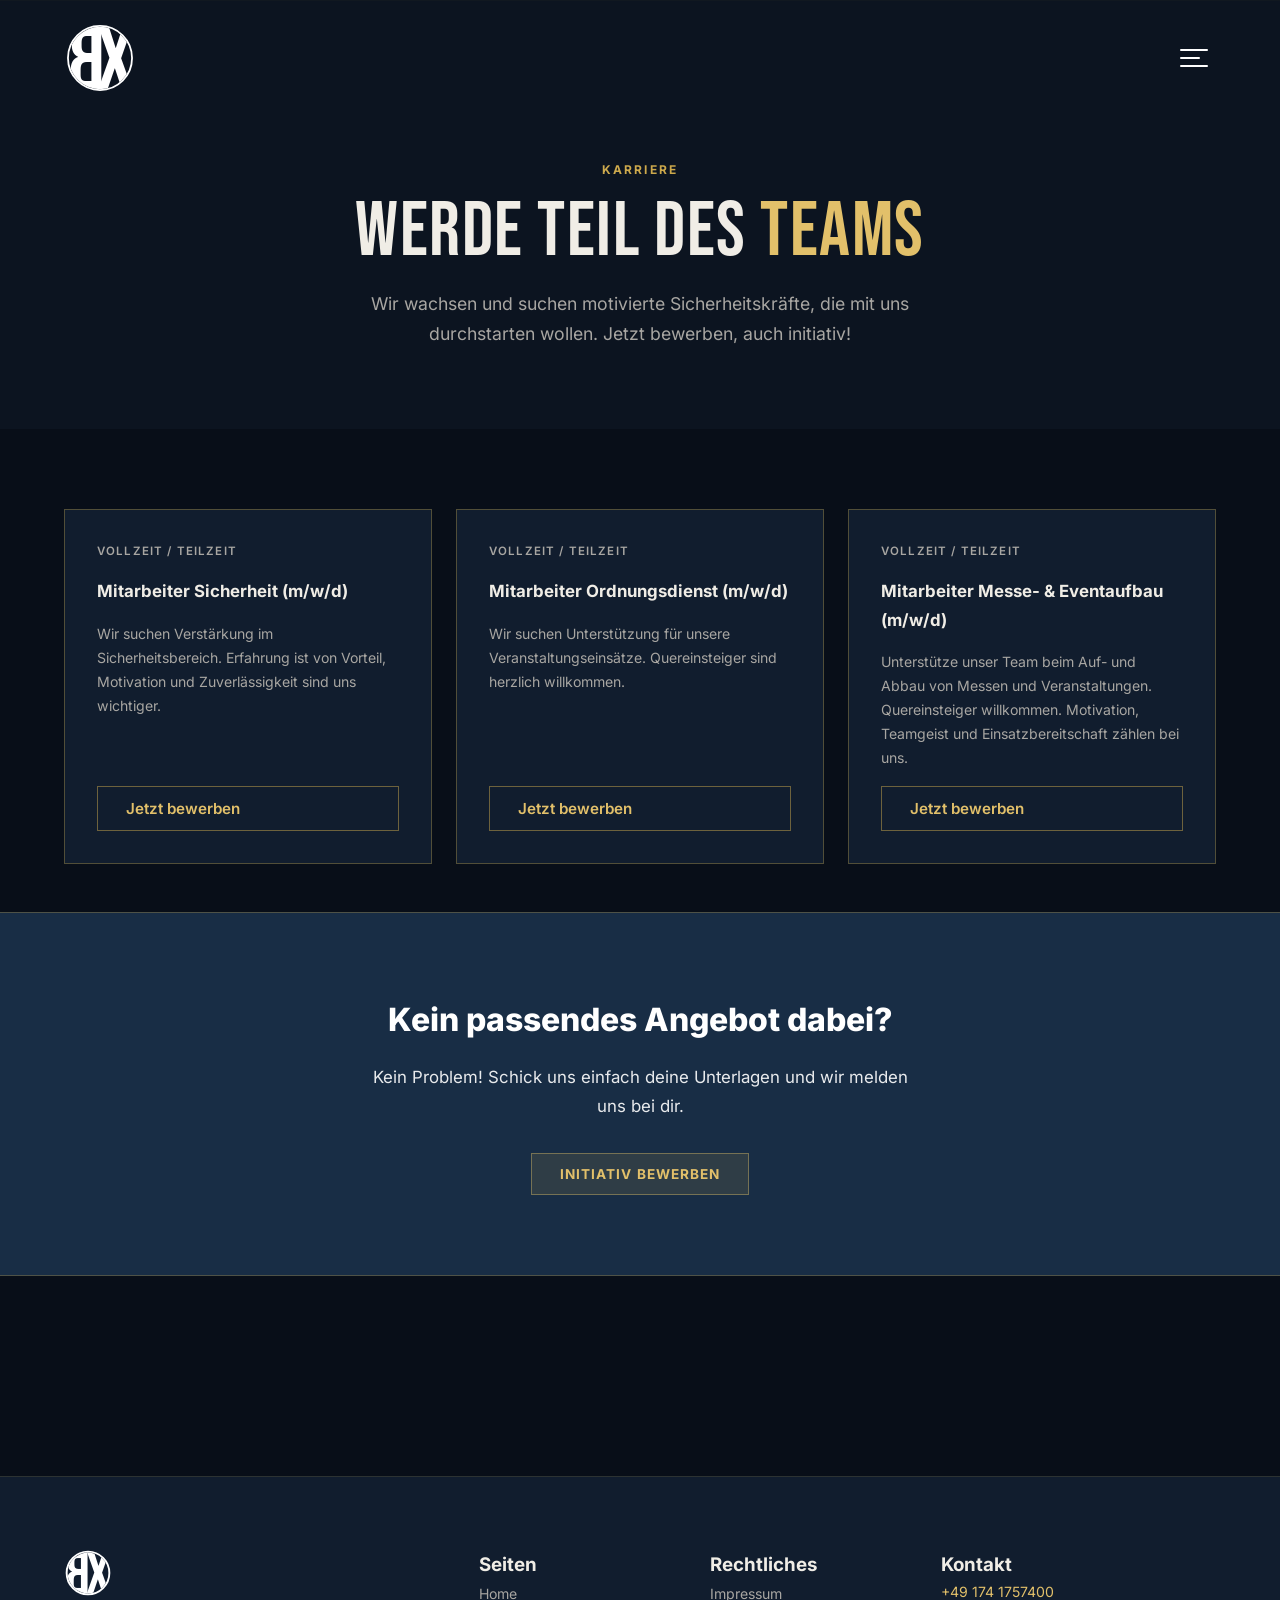
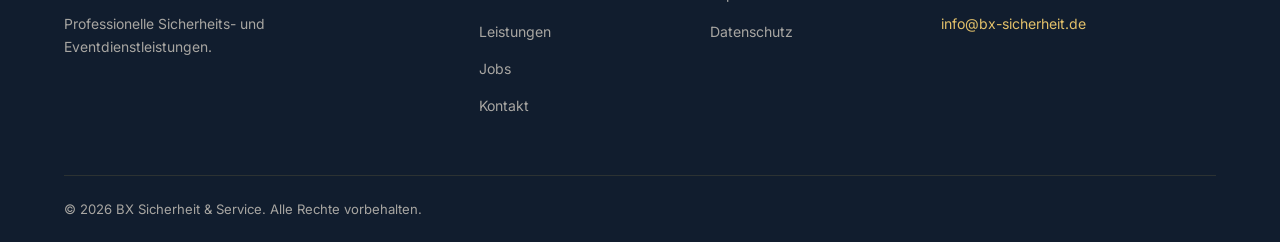
<file: jobs.html>
﻿<!DOCTYPE html>
<html lang="de">
<head>
  <meta charset="UTF-8" />
  <meta name="viewport" content="width=device-width, initial-scale=1.0" />
  <link rel="canonical" href="https://bx-sicherheit.de/jobs.html" />
  <title>Jobs – BX Sicherheit & Service</title>
  <meta name="description" content="Werde Teil des Teams. Aktuelle Stellenangebote bei BX Sicherheit & Service – Sicherheitsmitarbeiter, Türsteher und mehr." />
  <link rel="icon" type="image/svg+xml" href="assets/favicon/favicon.svg" />
  <link rel="icon" type="image/png" sizes="96x96" href="assets/favicon/favicon-96x96.png" />
  <link rel="shortcut icon" href="assets/favicon/favicon.ico" />
  <link rel="apple-touch-icon" sizes="180x180" href="assets/favicon/apple-touch-icon.png" />
  <meta name="apple-mobile-web-app-title" content="BX Sicherheit & Service" />
  <link rel="manifest" href="assets/favicon/site.webmanifest" />
  <meta property="og:type" content="website" />
  <meta property="og:site_name" content="BX Sicherheit & Service" />
  <meta property="og:locale" content="de_DE" />
  <meta property="og:url" content="https://bx-sicherheit.de/jobs.html" />
  <meta property="og:title" content="Jobs – BX Sicherheit & Service" />
  <meta property="og:description" content="Werde Teil des Teams. Aktuelle Stellenangebote bei BX Sicherheit & Service – Sicherheitsmitarbeiter und mehr im Rhein-Pfalz-Kreis." />
  <meta property="og:image" content="https://bx-sicherheit.de/assets/images/og-image.jpg" />
  <link rel="preload" href="assets/fonts/inter_5.2.8/webfonts/inter-latin-400-normal.woff2" as="font" type="font/woff2" crossorigin>
  <link rel="preload" href="assets/fonts/inter_5.2.8/webfonts/inter-latin-600-normal.woff2" as="font" type="font/woff2" crossorigin>
  <link rel="preload" href="assets/fonts/bebas-neue_5.2.7/webfonts/bebas-neue-latin-400-normal.woff2" as="font" type="font/woff2" crossorigin>
  <link rel="stylesheet" href="style.css" />
</head>
<body>

  <!-- NAV -->
  <header class="header" id="header">
    <nav class="nav container">
      <a href="index.html" class="nav-logo">
        <img src="assets/icons/richtigesLogo.svg" class="logo-svg" alt="BX Sicherheit & Service" />
      </a>
      <button class="hamburger" id="hamburger" aria-label="Menü öffnen">
        <span></span><span></span><span></span>
      </button>
    </nav>
  </header>

  <!-- OVERLAY NAV -->
  <div class="nav-overlay" id="navOverlay">
    <div class="nav-overlay-inner"><nav class="nav-overlay-links">
      <a href="index.html" class="overlay-link">Home</a>
      <a href="leistungen.html" class="overlay-link">Leistungen</a>
      <a href="jobs.html" class="overlay-link active">Jobs</a>
      <a href="kontakt.html" class="overlay-link">Kontakt</a>
    </nav></div>
    <div class="nav-overlay-footer">
      <a href="tel:+491741757400">+49 174 1757400</a>
      <a href="mailto:info@bx-sicherheit.de">info@bx-sicherheit.de</a>
    </div>
  </div>

  <!-- PAGE HERO -->
  <section class="page-hero">
    <div class="container">
      <p class="section-eyebrow">Karriere</p>
      <h1 class="page-hero-title">Werde Teil des <span class="gradient-text">Teams</span></h1>
      <p class="page-hero-sub">
        Wir wachsen und suchen motivierte Sicherheitskräfte, die mit uns durchstarten wollen.
        Jetzt bewerben, auch initiativ!
      </p>
    </div>
  </section>

  <!-- JOBS -->
  <section class="jobs-section">
    <div class="container">
      <div class="jobs-grid">

        <div class="job-card reveal reveal-delay-1">
          <div class="job-badge">Vollzeit / Teilzeit</div>
          <h3 class="job-title">Mitarbeiter Sicherheit (m/w/d)</h3>
          <p class="job-desc">
            Wir suchen Verstärkung im Sicherheitsbereich. Erfahrung ist von Vorteil, Motivation und Zuverlässigkeit sind uns wichtiger.
          </p>
          <button class="btn btn-outline job-apply-btn" data-job="Mitarbeiter Sicherheit (m/w/d)">Jetzt bewerben</button>
        </div>

        <div class="job-card reveal reveal-delay-2">
          <div class="job-badge">Vollzeit / Teilzeit</div>
          <h3 class="job-title">Mitarbeiter Ordnungsdienst (m/w/d)</h3>
          <p class="job-desc">
            Wir suchen Unterstützung für unsere Veranstaltungseinsätze. Quereinsteiger sind herzlich willkommen.
          </p>
          <button class="btn btn-outline job-apply-btn" data-job="Mitarbeiter Ordnungsdienst (m/w/d)">Jetzt bewerben</button>
        </div>

        <div class="job-card reveal reveal-delay-3">
          <div class="job-badge">Vollzeit / Teilzeit</div>
          <h3 class="job-title">Mitarbeiter Messe- & Eventaufbau (m/w/d)</h3>
          <p class="job-desc">
            Unterstütze unser Team beim Auf- und Abbau von Messen und Veranstaltungen. Quereinsteiger willkommen. Motivation, Teamgeist und Einsatzbereitschaft zählen bei uns.
          </p>
          <button class="btn btn-outline job-apply-btn" data-job="Mitarbeiter Messe- & Eventaufbau (m/w/d)">Jetzt bewerben</button>
        </div>

      </div>

      <!-- INITIATIVBEWERBUNG BANNER -->
      <div class="initiative-banner reveal">
        <h2>Kein passendes Angebot dabei?</h2>
        <p>Kein Problem! Schick uns einfach deine Unterlagen und wir melden uns bei dir.</p>
        <button class="btn btn-ghost-gold job-apply-btn" data-job="Initiativbewerbung">Initiativ bewerben</button>
      </div>

      <!-- BEWERBUNGSFORMULAR -->
      <div class="apply-form-wrapper" id="applyFormWrapper">
        <div class="apply-form-inner">
          <div class="apply-form-header">
            <h3>Bewerbung: <span id="applyJobTitle">–</span></h3>
            <button class="apply-form-close" id="applyFormClose" aria-label="Schließen">
              <svg viewBox="0 0 24 24" fill="none" stroke="currentColor" stroke-width="2">
                <line x1="18" y1="6" x2="6" y2="18"/><line x1="6" y1="6" x2="18" y2="18"/>
              </svg>
            </button>
          </div>

          <form name="bewerbung" method="POST" data-netlify="true" netlify-honeypot="bot-field"
                enctype="multipart/form-data" action="/danke.html" id="applyForm">
            <input type="hidden" name="form-name" value="bewerbung" />
            <input type="hidden" name="stelle" id="stelleField" value="" />
            <p class="hidden"><label>Nicht ausfüllen: <input name="bot-field" /></label></p>

            <div class="form-row">
              <div class="form-group">
                <label for="apply-vorname">Vorname *</label>
                <input type="text" id="apply-vorname" name="vorname" required placeholder="Max" />
              </div>
              <div class="form-group">
                <label for="apply-nachname">Nachname *</label>
                <input type="text" id="apply-nachname" name="nachname" required placeholder="Mustermann" />
              </div>
            </div>

            <div class="form-row">
              <div class="form-group">
                <label for="apply-email">E-Mail *</label>
                <input type="email" id="apply-email" name="email" required placeholder="max@email.de" />
              </div>
              <div class="form-group">
                <label for="apply-telefon">Telefon</label>
                <input type="tel" id="apply-telefon" name="telefon" placeholder="+49 123 456789" />
              </div>
            </div>

            <div class="form-group">
              <label for="apply-nachricht">Kurzvorstellung / Anschreiben</label>
              <textarea id="apply-nachricht" name="nachricht" rows="4"
                placeholder="Erzähl uns kurz von dir, deiner Erfahrung und warum du bei uns arbeiten möchtest..."></textarea>
            </div>

            <div class="form-group">
              <label for="apply-lebenslauf">Lebenslauf (PDF, max. 5 MB)</label>
              <div class="file-input-wrapper">
                <input type="file" id="apply-lebenslauf" name="lebenslauf" accept=".pdf,.doc,.docx" />
                <label for="apply-lebenslauf" class="file-input-label">
                  <svg viewBox="0 0 24 24" fill="none" stroke="currentColor" stroke-width="2">
                    <path d="M21 15v4a2 2 0 0 1-2 2H5a2 2 0 0 1-2-2v-4"/>
                    <polyline points="17 8 12 3 7 8"/><line x1="12" y1="3" x2="12" y2="15"/>
                  </svg>
                  <span id="fileInputText">Datei auswählen oder hier ablegen</span>
                </label>
              </div>
            </div>

            <div class="form-group form-checkbox">
              <input type="checkbox" id="apply-datenschutz" name="datenschutz" required />
              <label for="apply-datenschutz">
                Ich habe die <a href="datenschutz.html" target="_blank">Datenschutzerklärung</a>
                gelesen und stimme der Verarbeitung meiner Daten zu. *
              </label>
            </div>

            <button type="submit" class="btn btn-primary btn-full">Bewerbung absenden</button>
          </form>
        </div>
      </div>

    </div>
  </section>

  <!-- FOOTER -->
  <footer class="footer">
    <div class="container">
      <div class="footer-grid">
        <div class="footer-brand">
          <svg class="logo-svg" xmlns="http://www.w3.org/2000/svg" viewBox="0 0 400 400" fill="none" aria-label="BX Sicherheit & Service"><defs><clipPath id="bx-clip-ftr"><circle cx="200" cy="200" r="170"/></clipPath></defs><circle class="logo-circle-bg" cx="200" cy="200" r="196"/><g clip-path="url(#bx-clip-ftr)"><g transform="translate(230,0) scale(-1,1)"><text class="logo-bx" x="115" y="372" font-family="'Bebas Neue',sans-serif" font-size="500" text-anchor="middle">B</text></g><text class="logo-bx" x="285" y="372" font-family="'Bebas Neue',sans-serif" font-size="500" text-anchor="middle">X</text></g><circle class="logo-ring" cx="200" cy="200" r="178" fill="none" stroke-width="16"/></svg>
          <p style="margin-top: 16px;">Professionelle Sicherheits- und<br />Eventdienstleistungen.</p>
        </div>
        <div class="footer-links">
          <h3>Seiten</h3>
          <ul>
            
            <li><a href="index.html">Home</a></li>
            <li><a href="leistungen.html">Leistungen</a></li>
            <li><a href="jobs.html">Jobs</a></li>
            <li><a href="kontakt.html">Kontakt</a></li>
          </ul>
        </div>
        <div class="footer-links">
          <h3>Rechtliches</h3>
          <ul>
            <li><a href="impressum.html">Impressum</a></li>
            <li><a href="datenschutz.html">Datenschutz</a></li>
          </ul>
        </div>
        <div class="footer-contact">
          <h3>Kontakt</h3>
          <p><a href="tel:+491741757400">+49 174 1757400</a></p>
          <p><a href="mailto:info@bx-sicherheit.de">info@bx-sicherheit.de</a></p>
        </div>
      </div>
      <div class="footer-bottom">
        <p>&copy; <span id="year"></span> BX Sicherheit & Service. Alle Rechte vorbehalten.</p>
      </div>
    </div>
  </footer>

  <script src="nav.js"></script>
  <script>
    document.getElementById('year').textContent = new Date().getFullYear();

    const applyWrapper = document.getElementById('applyFormWrapper');
    const applyJobTitle = document.getElementById('applyJobTitle');
    const stelleField = document.getElementById('stelleField');
    const applyFormClose = document.getElementById('applyFormClose');

    document.querySelectorAll('.job-apply-btn').forEach(btn => {
      btn.addEventListener('click', () => {
        const job = btn.dataset.job;
        applyJobTitle.textContent = job;
        stelleField.value = job;
        applyWrapper.classList.add('open');
        setTimeout(() => applyWrapper.scrollIntoView({ behavior: 'smooth', block: 'start' }), 50);
      });
    });

    applyFormClose.addEventListener('click', () => {
      applyWrapper.classList.remove('open');
    });

    const fileInput = document.getElementById('apply-lebenslauf');
    const fileInputText = document.getElementById('fileInputText');
    fileInput.addEventListener('change', () => {
      fileInputText.textContent = fileInput.files[0]
        ? fileInput.files[0].name
        : 'Datei auswählen oder hier ablegen';
    });
  </script>
</body>
</html>
</file>
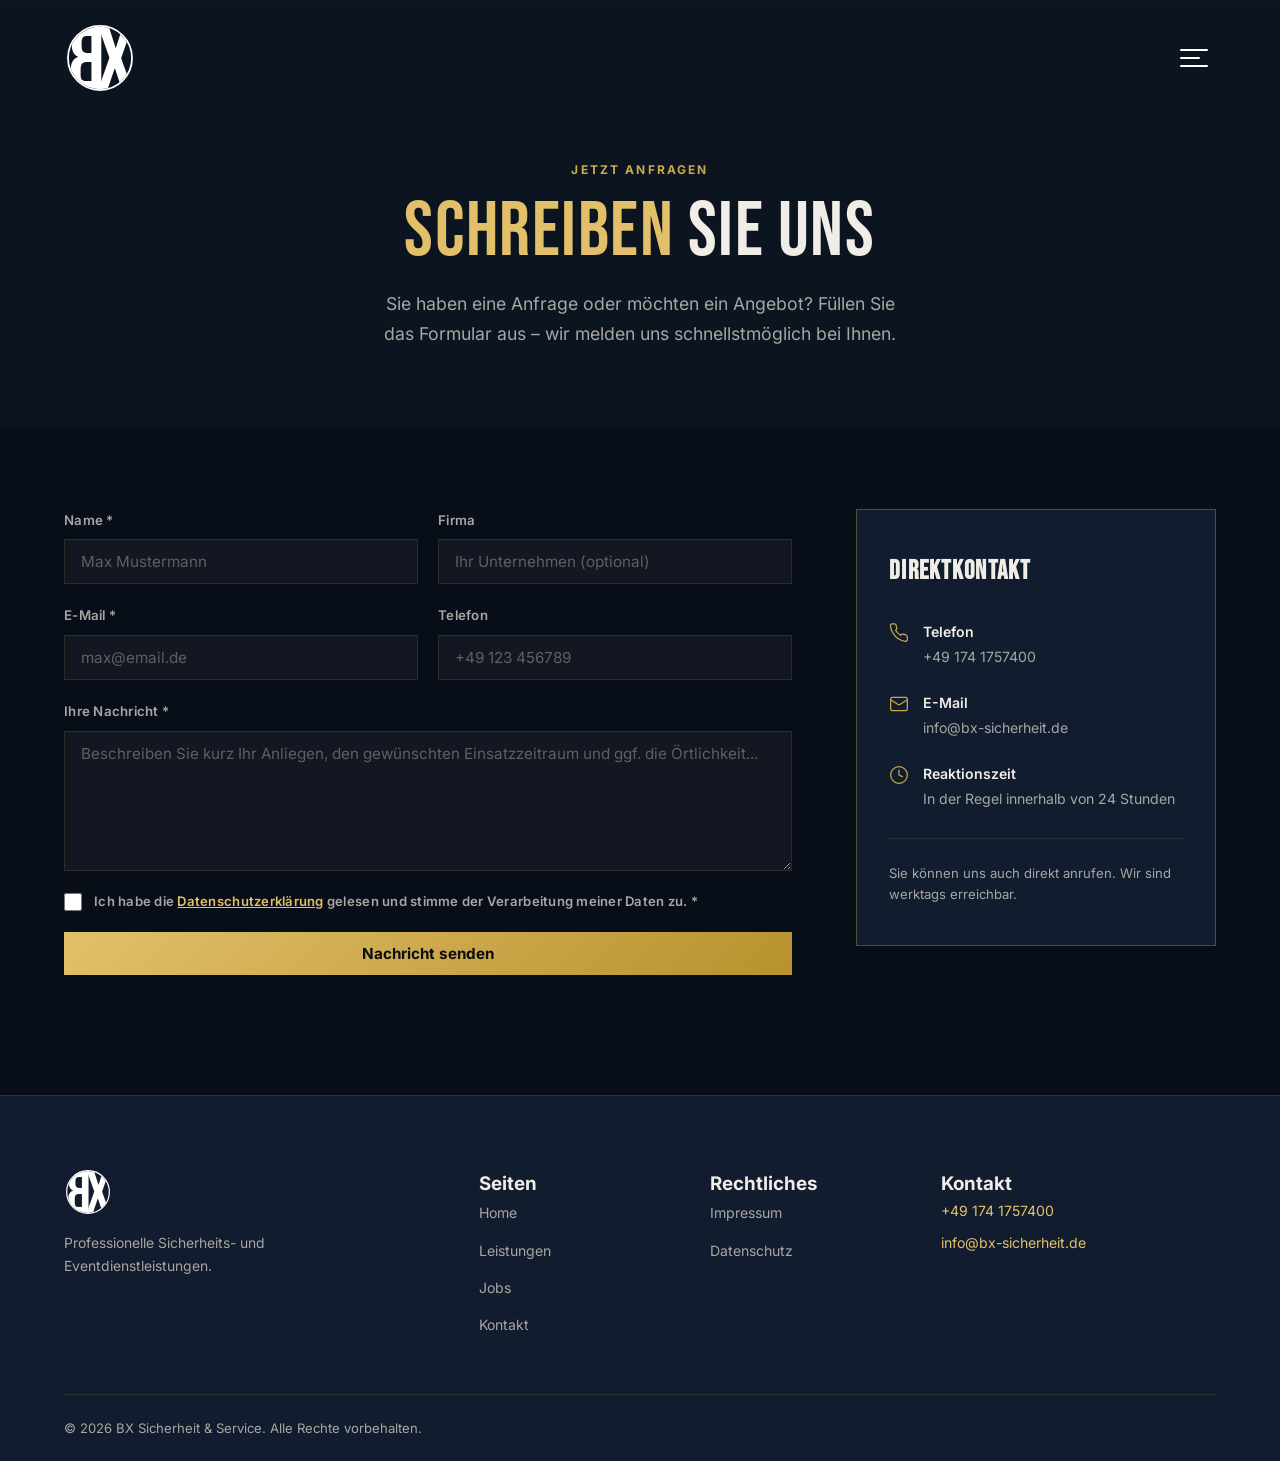
<file: kontakt.html>
﻿<!DOCTYPE html>
<html lang="de">
<head>
  <meta charset="UTF-8" />
  <meta name="viewport" content="width=device-width, initial-scale=1.0" />
  <link rel="canonical" href="https://bx-sicherheit.de/kontakt.html" />
  <title>Kontakt – BX Sicherheit & Service</title>
  <meta name="description" content="Sicherheitsdienst anfragen – BX Sicherheit & Service aus Mutterstadt. Tätig im Rhein-Pfalz-Kreis, Rhein-Neckar-Kreis und der gesamten Metropolregion Rhein-Neckar." />
  <link rel="icon" type="image/svg+xml" href="assets/favicon/favicon.svg" />
  <link rel="icon" type="image/png" sizes="96x96" href="assets/favicon/favicon-96x96.png" />
  <link rel="shortcut icon" href="assets/favicon/favicon.ico" />
  <link rel="apple-touch-icon" sizes="180x180" href="assets/favicon/apple-touch-icon.png" />
  <meta name="apple-mobile-web-app-title" content="BX Sicherheit & Service" />
  <link rel="manifest" href="assets/favicon/site.webmanifest" />
  <meta property="og:type" content="website" />
  <meta property="og:site_name" content="BX Sicherheit & Service" />
  <meta property="og:locale" content="de_DE" />
  <meta property="og:url" content="https://bx-sicherheit.de/kontakt.html" />
  <meta property="og:title" content="Kontakt – BX Sicherheit & Service" />
  <meta property="og:description" content="Sicherheitsdienst anfragen – BX Sicherheit & Service aus Mutterstadt. Tätig im Rhein-Pfalz-Kreis, Rhein-Neckar-Kreis und der gesamten Metropolregion Rhein-Neckar." />
  <meta property="og:image" content="https://bx-sicherheit.de/assets/images/og-image.jpg" />
  <link rel="preload" href="assets/fonts/inter_5.2.8/webfonts/inter-latin-400-normal.woff2" as="font" type="font/woff2" crossorigin>
  <link rel="preload" href="assets/fonts/inter_5.2.8/webfonts/inter-latin-600-normal.woff2" as="font" type="font/woff2" crossorigin>
  <link rel="preload" href="assets/fonts/bebas-neue_5.2.7/webfonts/bebas-neue-latin-400-normal.woff2" as="font" type="font/woff2" crossorigin>
  <link rel="stylesheet" href="style.css" />
</head>
<body>

  <!-- NAV -->
  <header class="header" id="header">
    <nav class="nav container">
      <a href="index.html" class="nav-logo">
        <img src="assets/icons/richtigesLogo.svg" class="logo-svg" alt="BX Sicherheit & Service" />
      </a>
      <button class="hamburger" id="hamburger" aria-label="Menü öffnen">
        <span></span><span></span><span></span>
      </button>
    </nav>
  </header>

  <!-- OVERLAY NAV -->
  <div class="nav-overlay" id="navOverlay">
    <div class="nav-overlay-inner"><nav class="nav-overlay-links">
      <a href="index.html" class="overlay-link">Home</a>
      <a href="leistungen.html" class="overlay-link">Leistungen</a>
      <a href="jobs.html" class="overlay-link">Jobs</a>
      <a href="kontakt.html" class="overlay-link active">Kontakt</a>
    </nav></div>
    <div class="nav-overlay-footer">
      <a href="tel:+491741757400">+49 174 1757400</a>
      <a href="mailto:info@bx-sicherheit.de">info@bx-sicherheit.de</a>
    </div>
  </div>

  <!-- PAGE HERO -->
  <section class="page-hero">
    <div class="container">
      <p class="section-eyebrow">Jetzt anfragen</p>
      <h1 class="page-hero-title"><span class="gradient-text">Schreiben</span> Sie uns</h1>
      <p class="page-hero-sub">
        Sie haben eine Anfrage oder möchten ein Angebot? Füllen Sie das Formular aus –
        wir melden uns schnellstmöglich bei Ihnen.
      </p>
    </div>
  </section>

  <!-- KONTAKT -->
  <section class="kontakt-section">
    <div class="container">
      <div class="kontakt-a-grid reveal">

        <div>
          <form name="kontakt" method="POST" data-netlify="true" netlify-honeypot="bot-field"
                action="/danke.html" id="kontaktForm">
            <input type="hidden" name="form-name" value="kontakt" />
            <p class="hidden"><label>Nicht ausfüllen: <input name="bot-field" /></label></p>

            <div class="form-row">
              <div class="form-group">
                <label for="k-name">Name *</label>
                <input type="text" id="k-name" name="name" required placeholder="Max Mustermann" />
              </div>
              <div class="form-group">
                <label for="k-firma">Firma</label>
                <input type="text" id="k-firma" name="firma" placeholder="Ihr Unternehmen (optional)" />
              </div>
            </div>

            <div class="form-row">
              <div class="form-group">
                <label for="k-email">E-Mail *</label>
                <input type="email" id="k-email" name="email" required placeholder="max@email.de" />
              </div>
              <div class="form-group">
                <label for="k-telefon">Telefon</label>
                <input type="tel" id="k-telefon" name="telefon" placeholder="+49 123 456789" />
              </div>
            </div>

            <div class="form-group">
              <label for="k-nachricht">Ihre Nachricht *</label>
              <textarea id="k-nachricht" name="nachricht" rows="6" required
                placeholder="Beschreiben Sie kurz Ihr Anliegen, den gewünschten Einsatzzeitraum und ggf. die Örtlichkeit..."></textarea>
            </div>

            <div class="form-group form-checkbox">
              <input type="checkbox" id="k-datenschutz" name="datenschutz" required />
              <label for="k-datenschutz">
                Ich habe die <a href="datenschutz.html" target="_blank">Datenschutzerklärung</a>
                gelesen und stimme der Verarbeitung meiner Daten zu. *
              </label>
            </div>

            <button type="submit" class="btn btn-primary btn-full">Nachricht senden</button>
          </form>

          <div class="form-success" id="kontaktSuccess" style="display:none;">
            <svg viewBox="0 0 24 24" fill="none" stroke="currentColor" stroke-width="1.5">
              <path d="M22 11.08V12a10 10 0 1 1-5.93-9.14"/>
              <polyline points="22 4 12 14.01 9 11.01"/>
            </svg>
            <h4>Nachricht gesendet!</h4>
            <p>Vielen Dank! Wir melden uns so schnell wie möglich bei Ihnen.</p>
          </div>
        </div>

        <div class="kontakt-info-box">
          <h3 class="kontakt-info-title">Direktkontakt</h3>
          <div class="kontakt-info-item">
            <svg width="20" height="20" viewBox="0 0 24 24" fill="none" stroke="currentColor" stroke-width="1.5" stroke-linecap="round" stroke-linejoin="round"><path d="M22 16.92v3a2 2 0 0 1-2.18 2 19.79 19.79 0 0 1-8.63-3.07A19.5 19.5 0 0 1 4.69 12a19.79 19.79 0 0 1-3.07-8.67A2 2 0 0 1 3.6 1.18h3a2 2 0 0 1 2 1.72c.127.96.361 1.903.7 2.81a2 2 0 0 1-.45 2.11L7.91 8.7a16 16 0 0 0 6 6l.89-.89a2 2 0 0 1 2.11-.45 12.84 12.84 0 0 0 2.81.7A2 2 0 0 1 21.5 16z"/></svg>
            <div class="kontakt-info-text">
              <strong>Telefon</strong>
              <a href="tel:+491741757400">+49 174 1757400</a>
            </div>
          </div>
          <div class="kontakt-info-item">
            <svg width="20" height="20" viewBox="0 0 24 24" fill="none" stroke="currentColor" stroke-width="1.5" stroke-linecap="round" stroke-linejoin="round"><rect width="20" height="16" x="2" y="4" rx="2"/><path d="m22 7-8.97 5.7a1.94 1.94 0 0 1-2.06 0L2 7"/></svg>
            <div class="kontakt-info-text">
              <strong>E-Mail</strong>
              <a href="mailto:info@bx-sicherheit.de">info@bx-sicherheit.de</a>
            </div>
          </div>
          <div class="kontakt-info-item">
            <svg width="20" height="20" viewBox="0 0 24 24" fill="none" stroke="currentColor" stroke-width="1.5" stroke-linecap="round" stroke-linejoin="round"><circle cx="12" cy="12" r="10"/><polyline points="12 6 12 12 16 14"/></svg>
            <div class="kontakt-info-text">
              <strong>Reaktionszeit</strong>
              <span>In der Regel innerhalb von 24 Stunden</span>
            </div>
          </div>
          <p class="kontakt-info-note">Sie können uns auch direkt anrufen. Wir sind werktags erreichbar.</p>
        </div>

      </div>
    </div>
  </section>

  <!-- FOOTER -->
  <footer class="footer">
    <div class="container">
      <div class="footer-grid">
        <div class="footer-brand">
          <a href="index.html"><img src="assets/icons/richtigesLogo.svg" class="logo-svg" alt="BX Sicherheit & Service" /></a>
          <p style="margin-top: 16px;">Professionelle Sicherheits- und<br />Eventdienstleistungen.</p>
        </div>
        <div class="footer-links">
          <h3>Seiten</h3>
          <ul>
            
            <li><a href="index.html">Home</a></li>
            <li><a href="leistungen.html">Leistungen</a></li>
            <li><a href="jobs.html">Jobs</a></li>
            <li><a href="kontakt.html">Kontakt</a></li>
          </ul>
        </div>
        <div class="footer-links">
          <h3>Rechtliches</h3>
          <ul>
            <li><a href="impressum.html">Impressum</a></li>
            <li><a href="datenschutz.html">Datenschutz</a></li>
          </ul>
        </div>
        <div class="footer-contact">
          <h3>Kontakt</h3>
          <p><a href="tel:+491741757400">+49 174 1757400</a></p>
          <p><a href="mailto:info@bx-sicherheit.de">info@bx-sicherheit.de</a></p>
        </div>
      </div>
      <div class="footer-bottom">
        <p>&copy; <span id="year"></span> BX Sicherheit & Service. Alle Rechte vorbehalten.</p>
      </div>
    </div>
  </footer>

  <script src="nav.js"></script>
  <script>document.getElementById('year').textContent = new Date().getFullYear();</script>
</body>
</html>
</file>
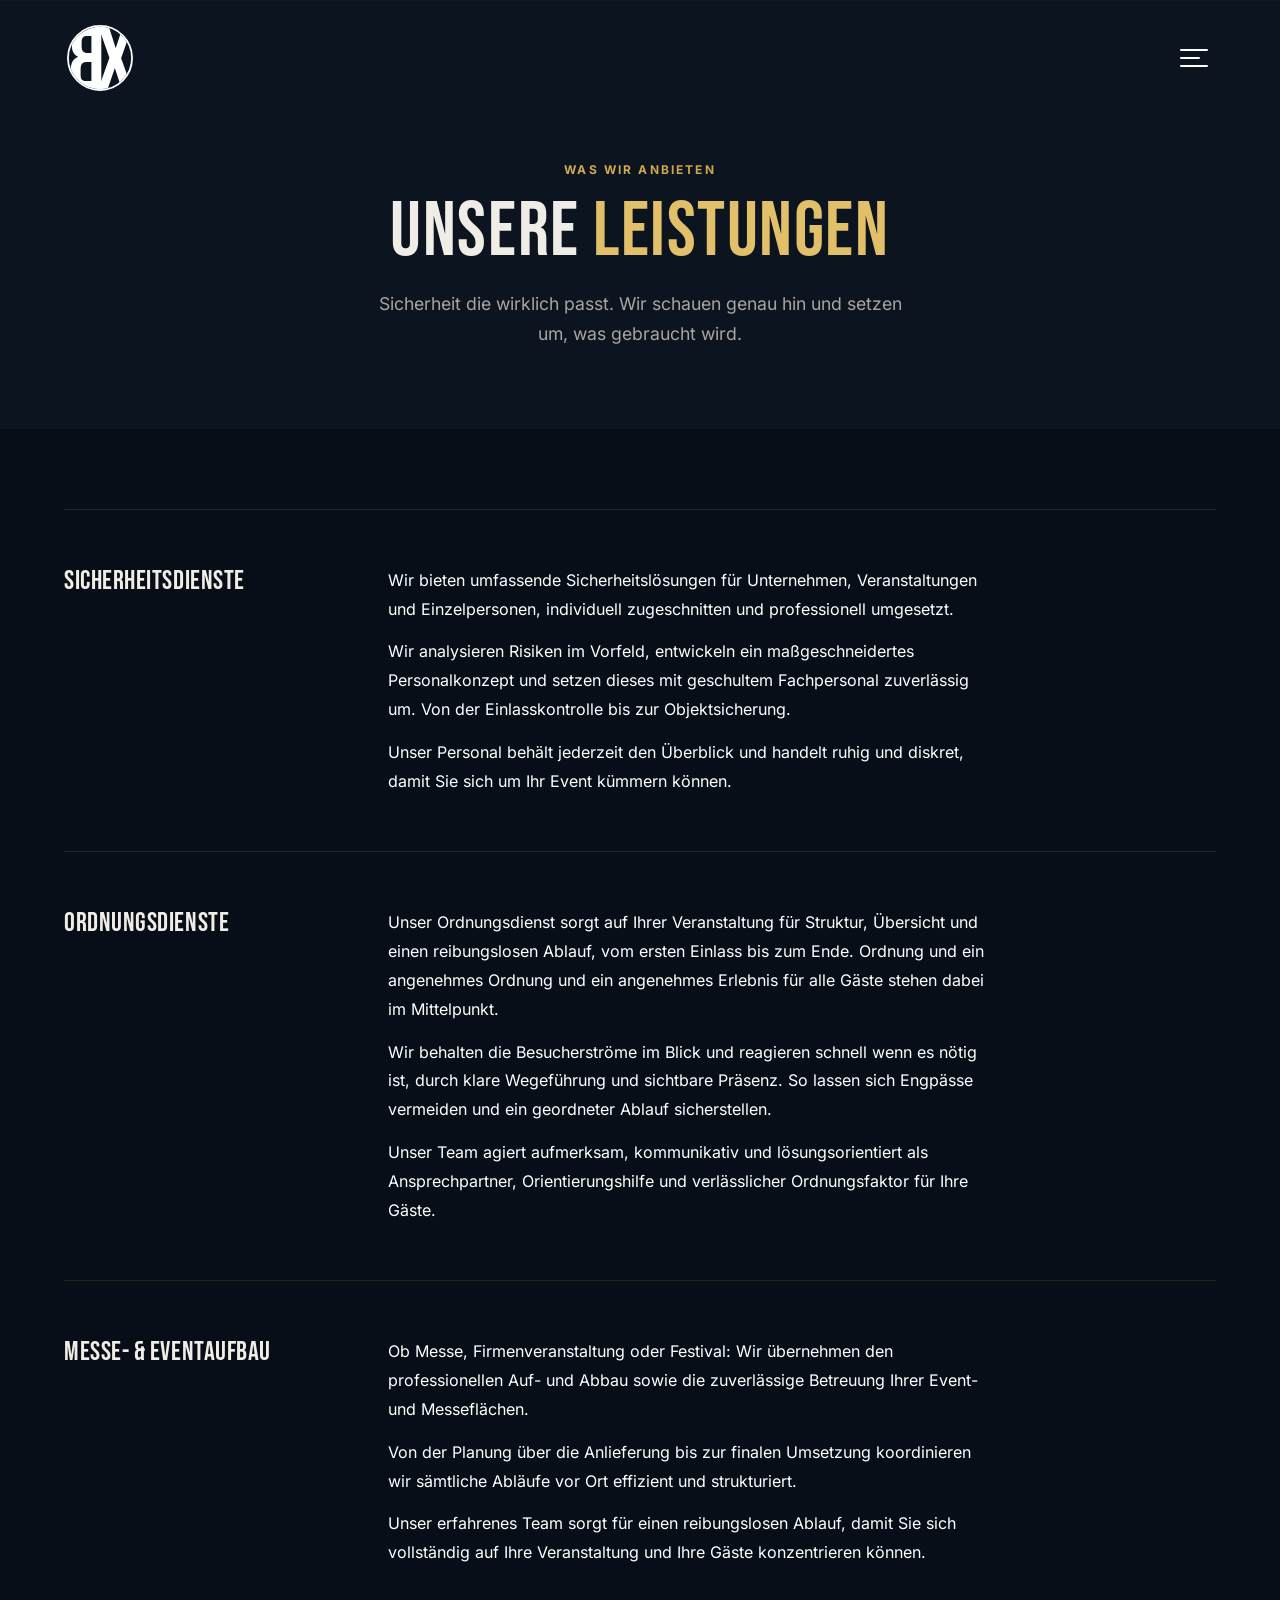
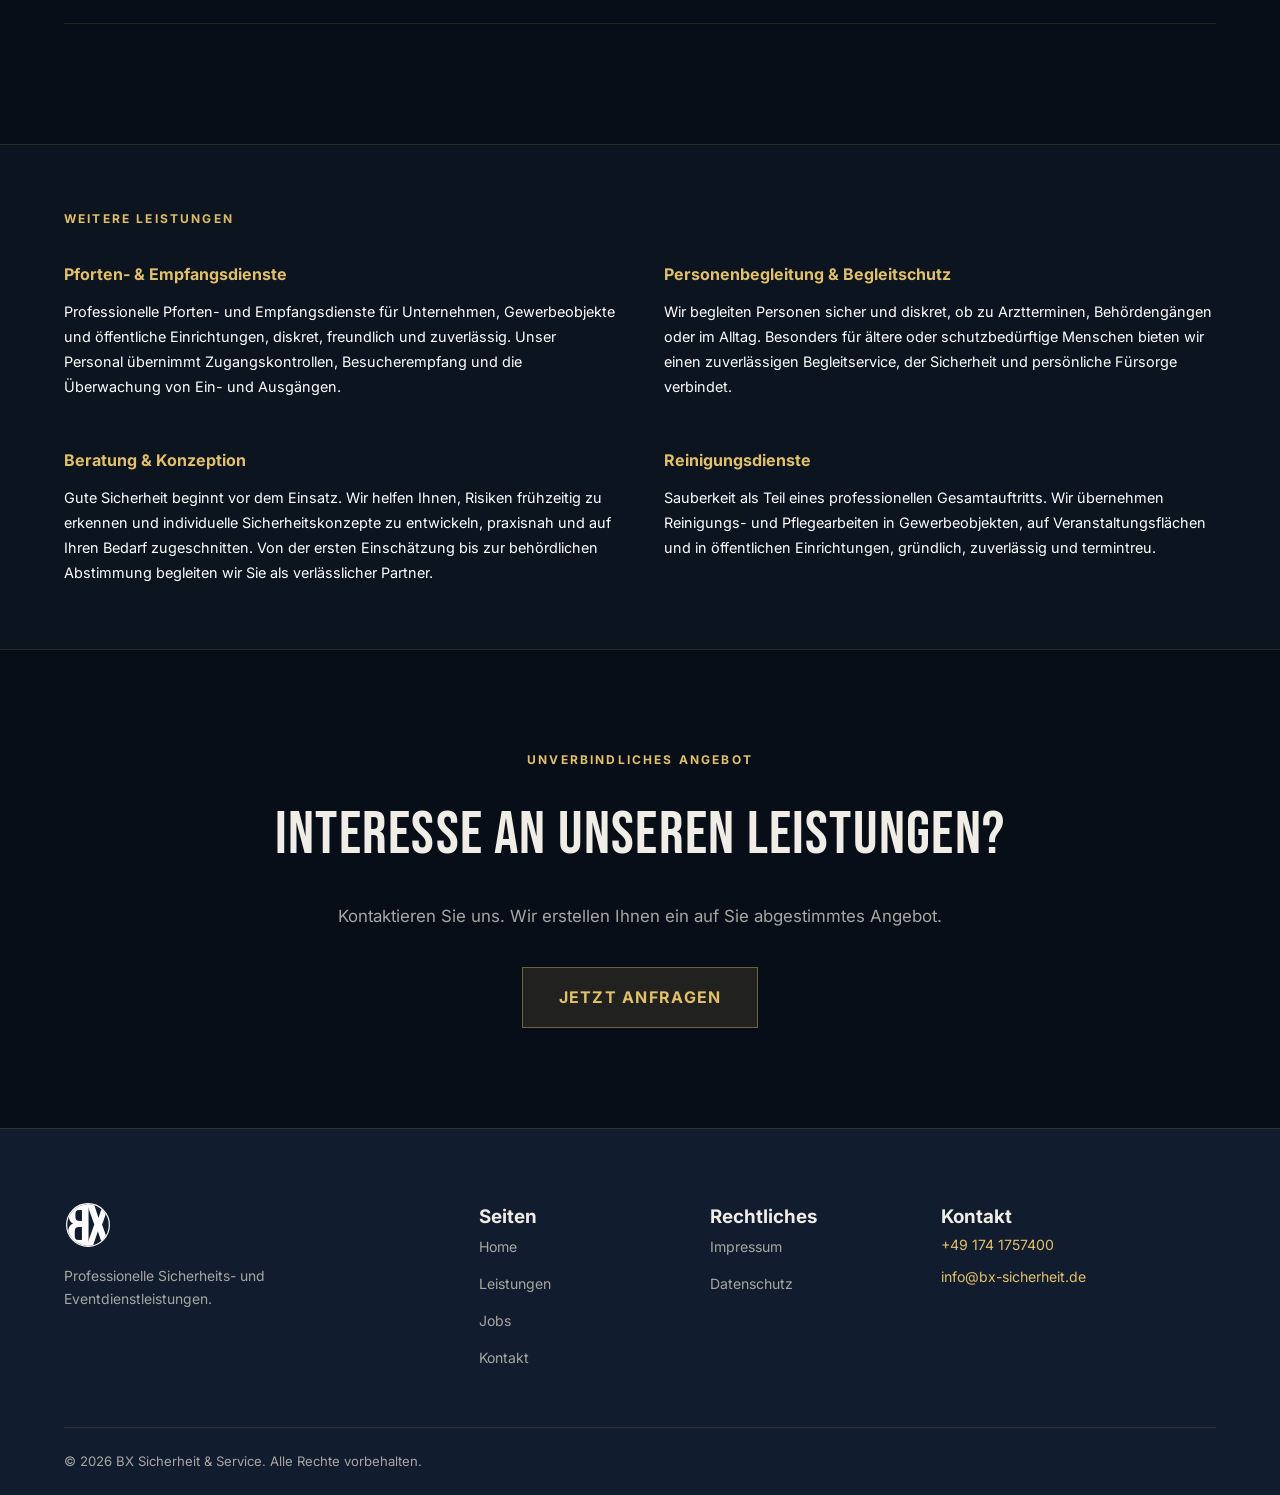
<file: leistungen.html>
﻿<!doctype html>
<html lang="de">
  <head>
    <meta charset="UTF-8" />
    <meta name="viewport" content="width=device-width, initial-scale=1.0" />
    <link rel="canonical" href="https://bx-sicherheit.de/leistungen.html" />
    <title>Leistungen – BX Sicherheit & Service</title>
    <meta
      name="description"
      content="Sicherheitsdienste, Ordnungsdienste & Eventschutz aus Mutterstadt – für Unternehmen und Veranstaltungen in Mannheim, Ludwigshafen, Heidelberg, Karlsruhe, Worms und Speyer."
    />
    <link rel="icon" type="image/svg+xml" href="assets/favicon/favicon.svg" />
    <link rel="icon" type="image/png" sizes="96x96" href="assets/favicon/favicon-96x96.png" />
    <link rel="shortcut icon" href="assets/favicon/favicon.ico" />
    <link rel="apple-touch-icon" sizes="180x180" href="assets/favicon/apple-touch-icon.png" />
    <meta name="apple-mobile-web-app-title" content="BX Sicherheit & Service" />
    <link rel="manifest" href="assets/favicon/site.webmanifest" />
    <meta property="og:type" content="website" />
    <meta property="og:site_name" content="BX Sicherheit & Service" />
    <meta property="og:locale" content="de_DE" />
    <meta property="og:url" content="https://bx-sicherheit.de/leistungen.html" />
    <meta property="og:title" content="Leistungen – BX Sicherheit & Service" />
    <meta property="og:description" content="Sicherheitsdienste, Ordnungsdienste & Eventschutz aus Mutterstadt – für Unternehmen und Veranstaltungen in Mannheim, Ludwigshafen, Heidelberg, Karlsruhe, Worms und Speyer." />
    <meta property="og:image" content="https://bx-sicherheit.de/assets/images/og-image.jpg" />
    <link rel="preload" href="assets/fonts/inter_5.2.8/webfonts/inter-latin-400-normal.woff2" as="font" type="font/woff2" crossorigin>
    <link rel="preload" href="assets/fonts/inter_5.2.8/webfonts/inter-latin-600-normal.woff2" as="font" type="font/woff2" crossorigin>
    <link rel="preload" href="assets/fonts/bebas-neue_5.2.7/webfonts/bebas-neue-latin-400-normal.woff2" as="font" type="font/woff2" crossorigin>
    <link rel="stylesheet" href="style.css" />
  </head>
  <body>
    <!-- NAV -->
    <header class="header" id="header">
      <nav class="nav container">
        <a href="index.html" class="nav-logo">
          <img
            src="assets/icons/richtigesLogo.svg"
            class="logo-svg"
            alt="BX Sicherheit & Service"
          />
        </a>
        <button class="hamburger" id="hamburger" aria-label="Menü öffnen">
          <span></span><span></span><span></span>
        </button>
      </nav>
    </header>

    <!-- OVERLAY NAV -->
    <div class="nav-overlay" id="navOverlay">
      <div class="nav-overlay-inner">
        <nav class="nav-overlay-links">
          <a href="index.html" class="overlay-link">Home</a>
          <a href="leistungen.html" class="overlay-link active">Leistungen</a>
          <a href="jobs.html" class="overlay-link">Jobs</a>
          <a href="kontakt.html" class="overlay-link">Kontakt</a>
        </nav>
      </div>
      <div class="nav-overlay-footer">
        <a href="tel:+491741757400">+49 174 1757400</a>
        <a href="mailto:info@bx-sicherheit.de">info@bx-sicherheit.de</a>
      </div>
    </div>

    <!-- PAGE HERO -->
    <section class="page-hero">
      <div class="container">
        <p class="section-eyebrow">Was wir anbieten</p>
        <h1 class="page-hero-title">
          Unsere <span class="gradient-text">Leistungen</span>
        </h1>
        <p class="page-hero-sub">
          Sicherheit die wirklich passt. Wir schauen genau hin und setzen um, was gebraucht wird.
        </p>
      </div>
    </section>

    <!-- LEISTUNGEN SPLIT ROWS -->
    <section class="leistungen-detail">
      <div class="container">
        <div class="split-rows reveal">
          <div class="split-row">
            <div class="split-row-title">
              Sicherheitsdienste
            </div>
            <div class="split-row-body">
              <p>
                Wir bieten umfassende Sicherheitslösungen für Unternehmen,
                Veranstaltungen und Einzelpersonen, individuell zugeschnitten
                und professionell umgesetzt.
              </p>
              <p>
                Wir analysieren Risiken im Vorfeld, entwickeln ein
                maßgeschneidertes Personalkonzept und setzen dieses mit
                geschultem Fachpersonal zuverlässig um. Von der
                Einlasskontrolle bis zur Objektsicherung.
              </p>
              <p>
                Unser Personal behält jederzeit den Überblick und handelt
                ruhig und diskret, damit Sie sich um Ihr Event kümmern können.
              </p>
            </div>
          </div>

          <div class="split-row">
            <div class="split-row-title">
              Ordnungsdienste
            </div>
            <div class="split-row-body">
              <p>
                Unser Ordnungsdienst sorgt auf Ihrer Veranstaltung für
                Struktur, Übersicht und einen reibungslosen Ablauf, vom
                ersten Einlass bis zum Ende. Ordnung und ein angenehmes
                Ordnung und ein angenehmes
                Erlebnis für alle Gäste stehen dabei im Mittelpunkt.
              </p>
              <p>
                Wir behalten die Besucherströme im Blick und reagieren schnell wenn es nötig ist,
                durch klare Wegeführung und sichtbare Präsenz. So lassen sich Engpässe vermeiden und ein
                geordneter Ablauf sicherstellen.
              </p>
              <p>
                Unser Team agiert aufmerksam, kommunikativ und
                lösungsorientiert als Ansprechpartner, Orientierungshilfe
                und verlässlicher Ordnungsfaktor für Ihre Gäste.
              </p>
            </div>
          </div>

          <div class="split-row">
            <div class="split-row-title">Messe- &amp; Eventaufbau</div>
            <div class="split-row-body">
              <p>Ob Messe, Firmenveranstaltung oder Festival: Wir übernehmen den professionellen Auf- und Abbau sowie die zuverlässige Betreuung Ihrer Event- und Messeflächen.</p>

              <p>Von der Planung über die Anlieferung bis zur finalen Umsetzung koordinieren wir sämtliche Abläufe vor Ort effizient und strukturiert.</p>

              <p>Unser erfahrenes Team sorgt für einen reibungslosen Ablauf, damit Sie sich vollständig auf Ihre Veranstaltung und Ihre Gäste konzentrieren können.</p>
            </div>
          </div>
        </div>
      </div>
    </section>

    <!-- WEITERE LEISTUNGEN -->
    <section class="weitere-leistungen">
      <div class="container">
        <p class="section-eyebrow">Weitere Leistungen</p>
        <div class="weitere-list reveal">
          <div class="weitere-item">
            <h3>Pforten- &amp; Empfangsdienste</h3>
            <p>
              Professionelle Pforten- und Empfangsdienste für Unternehmen,
              Gewerbeobjekte und öffentliche Einrichtungen, diskret, freundlich
              und zuverlässig. Unser Personal übernimmt Zugangskontrollen,
              Besucherempfang und die Überwachung von Ein- und Ausgängen.
            </p>
          </div>

          <div class="weitere-item">
            <h3>Personenbegleitung &amp; Begleitschutz</h3>
            <p>
              Wir begleiten Personen sicher und diskret, ob zu Arztterminen,
              Behördengängen oder im Alltag. Besonders für ältere oder
              schutzbedürftige Menschen bieten wir einen zuverlässigen
              Begleitservice, der Sicherheit und persönliche Fürsorge verbindet.
            </p>
          </div>

          <div class="weitere-item">
            <h3>Beratung &amp; Konzeption</h3>
            <p>
              Gute Sicherheit beginnt vor dem Einsatz. Wir helfen Ihnen, Risiken
              frühzeitig zu erkennen und individuelle Sicherheitskonzepte zu
              entwickeln, praxisnah und auf Ihren Bedarf zugeschnitten. Von der
              ersten Einschätzung bis zur behördlichen Abstimmung begleiten wir
              Sie als verlässlicher Partner.
            </p>
          </div>

          <div class="weitere-item">
            <h3>Reinigungsdienste</h3>
            <p>
              Sauberkeit als Teil eines professionellen Gesamtauftritts.
              Wir übernehmen Reinigungs- und Pflegearbeiten in Gewerbeobjekten,
              auf Veranstaltungsflächen und in öffentlichen Einrichtungen,
              gründlich, zuverlässig und termintreu.
            </p>
          </div>
        </div>
      </div>
    </section>

    <!-- CTA -->
    <section class="cta-banner">
      <div class="container">
        <p
          class="section-eyebrow"
          style="
            -webkit-text-fill-color: unset;
            background: none;
            color: var(--clr-accent-light);
          "
        >
          Unverbindliches Angebot
        </p>
        <h2 class="cta-banner-title">Interesse an unseren Leistungen?</h2>
        <p class="cta-banner-sub">
          Kontaktieren Sie uns. Wir erstellen Ihnen ein auf Sie abgestimmtes
          Angebot.
        </p>
        <a href="kontakt.html" class="btn btn-ghost-gold btn-lg"
          >Jetzt anfragen</a
        >
      </div>
    </section>

    <!-- FOOTER -->
    <footer class="footer">
      <div class="container">
        <div class="footer-grid">
          <div class="footer-brand">
            <a href="index.html"
              ><img
                src="assets/icons/richtigesLogo.svg"
                class="logo-svg"
                alt="BX Sicherheit & Service"
            /></a>
            <p style="margin-top: 16px">
              Professionelle Sicherheits- und<br />Eventdienstleistungen.
            </p>
          </div>
          <div class="footer-links">
            <h3>Seiten</h3>
            <ul>
              <li><a href="index.html">Home</a></li>
              <li><a href="leistungen.html">Leistungen</a></li>
              <li><a href="jobs.html">Jobs</a></li>
              <li><a href="kontakt.html">Kontakt</a></li>
            </ul>
          </div>
          <div class="footer-links">
            <h3>Rechtliches</h3>
            <ul>
              <li><a href="impressum.html">Impressum</a></li>
              <li><a href="datenschutz.html">Datenschutz</a></li>
            </ul>
          </div>
          <div class="footer-contact">
            <h3>Kontakt</h3>
            <p><a href="tel:+491741757400">+49 174 1757400</a></p>
            <p><a href="mailto:info@bx-sicherheit.de">info@bx-sicherheit.de</a></p>
          </div>
        </div>
        <div class="footer-bottom">
          <p>
            &copy; <span id="year"></span> BX Sicherheit & Service. Alle Rechte
            vorbehalten.
          </p>
        </div>
      </div>
    </footer>

    <script src="nav.js"></script>
    <script>
      document.getElementById("year").textContent = new Date().getFullYear();
    </script>
  </body>
</html>
</file>
<file: style.css>
/* ============================================================
   SELF-HOSTED FONTS
   ============================================================ */
@font-face {
  font-family: 'Bebas Neue';
  src: url('assets/fonts/bebas-neue_5.2.7/webfonts/bebas-neue-latin-400-normal.woff2') format('woff2');
  font-weight: 400;
  font-style: normal;
  font-display: swap;
}
@font-face {
  font-family: 'Inter';
  src: url('assets/fonts/inter_5.2.8/webfonts/inter-latin-300-normal.woff2') format('woff2');
  font-weight: 300;
  font-style: normal;
  font-display: swap;
}
@font-face {
  font-family: 'Inter';
  src: url('assets/fonts/inter_5.2.8/webfonts/inter-latin-400-normal.woff2') format('woff2');
  font-weight: 400;
  font-style: normal;
  font-display: swap;
}
@font-face {
  font-family: 'Inter';
  src: url('assets/fonts/inter_5.2.8/webfonts/inter-latin-500-normal.woff2') format('woff2');
  font-weight: 500;
  font-style: normal;
  font-display: swap;
}
@font-face {
  font-family: 'Inter';
  src: url('assets/fonts/inter_5.2.8/webfonts/inter-latin-600-normal.woff2') format('woff2');
  font-weight: 600;
  font-style: normal;
  font-display: swap;
}
@font-face {
  font-family: 'Inter';
  src: url('assets/fonts/inter_5.2.8/webfonts/inter-latin-700-normal.woff2') format('woff2');
  font-weight: 700;
  font-style: normal;
  font-display: swap;
}
@font-face {
  font-family: 'Inter';
  src: url('assets/fonts/inter_5.2.8/webfonts/inter-latin-800-normal.woff2') format('woff2');
  font-weight: 800;
  font-style: normal;
  font-display: swap;
}

/* ============================================================
   RESET & BASE
   ============================================================ */
*, *::before, *::after {
  box-sizing: border-box;
  margin: 0;
  padding: 0;
}

:root {
  --clr-bg:           #080e18;
  --clr-bg-2:         #0c1420;
  --clr-bg-card:      #111d2e;
  --clr-border:       rgba(201,168,76,0.15);
  --clr-border-hover: rgba(226,192,106,0.4);
  --clr-text:         #f0ede6;
  --clr-text-muted:   #a8a6a2;
  --clr-accent:       #c9a84c;
  --clr-accent-light: #e2c06a;
  --clr-gradient:     linear-gradient(135deg, #e2c06a 0%, #b8922e 100%);
  --clr-gradient-soft:linear-gradient(135deg, rgba(201,168,76,0.12) 0%, rgba(184,146,46,0.12) 100%);
  --font:             'Inter', system-ui, sans-serif;
  --radius:           12px;
  --radius-lg:        20px;
  --shadow-card:      0 4px 40px rgba(0,0,0,0.6);
  --shadow-glow:      0 0 30px rgba(201,168,76,0.2);
  --transition:       0.3s ease;
  --max-width:        1200px;
}

html {
  scroll-behavior: smooth;
  scroll-padding-top: 80px;
  overflow-x: hidden;
}

body {
  font-family: var(--font);
  background-color: var(--clr-bg);
  color: var(--clr-text);
  line-height: 1.7;
  overflow-x: hidden;
}

img { max-width: 100%; display: block; }
a { color: inherit; text-decoration: none; }
ul { list-style: none; }
button { cursor: pointer; border: none; background: none; font-family: inherit; }
input, textarea, select { font-family: inherit; }

/* ============================================================
   SCROLL ANIMATIONS
   ============================================================ */
.reveal {
  opacity: 0;
  transform: translateY(32px);
  transition: opacity 0.65s ease, transform 0.65s ease;
}
.reveal.visible {
  opacity: 1;
  transform: translateY(0);
}
.reveal-delay-1 { transition-delay: 0.1s; }
.reveal-delay-2 { transition-delay: 0.2s; }
.reveal-delay-3 { transition-delay: 0.3s; }
.hidden { display: none !important; }

/* ============================================================
   UTILITIES
   ============================================================ */
.container {
  max-width: var(--max-width);
  margin: 0 auto;
  padding: 0 24px;
}

.gradient-text {
  color: var(--clr-accent-light);
}

/* Buttons */
.btn {
  display: inline-flex;
  align-items: center;
  gap: 8px;
  padding: 12px 28px;
  border-radius: 0;
  font-size: 0.95rem;
  font-weight: 600;
  transition: var(--transition);
  white-space: nowrap;
}
.btn-primary,
.btn-dark,
.btn-hero {
  background: var(--clr-gradient);
  color: #0c0c0c;
  font-weight: 700;
}
.btn-primary:hover,
.btn-dark:hover,
.btn-hero:hover {
  opacity: 0.88;
  transform: translateY(-2px);
}
.btn-outline {
  border: 1px solid rgba(201,168,76,0.5);
  color: var(--clr-accent-light);
}
.btn-outline:hover {
  background: rgba(201,168,76,0.1);
  border-color: var(--clr-accent-light);
}
.btn-ghost-gold {
  background: rgba(201,168,76,0.13);
  border: 1px solid rgba(226,192,106,0.4);
  color: #e2c06a;
  font-size: 0.85rem;
  font-weight: 700;
  letter-spacing: 0.08em;
  text-transform: uppercase;
  text-decoration: none;
  display: inline-block;
  transition: background 0.2s, border-color 0.2s;
}
.btn-ghost-gold:hover {
  background: rgba(201,168,76,0.22);
  border-color: rgba(226,192,106,0.7);
}
.btn-ghost {
  color: var(--clr-accent-light);
  padding: 0;
}
.btn-ghost:hover { opacity: 0.75; }
.btn:active { transform: translateY(1px); opacity: 0.85; transition: transform 0.1s ease, opacity 0.1s ease; }
.btn-lg  { padding: 16px 36px; font-size: 1rem; }
.btn-full { width: 100%; justify-content: center; }

/* Section labels */
.section-eyebrow {
  font-size: 0.75rem;
  font-weight: 700;
  letter-spacing: 0.18em;
  text-transform: uppercase;
  background: var(--clr-gradient);
  -webkit-background-clip: text;
  -webkit-text-fill-color: transparent;
  background-clip: text;
  margin-bottom: 12px;
}
.section-title {
  font-size: clamp(2rem, 4vw, 2.8rem);
  font-weight: 800;
  line-height: 1.15;
  letter-spacing: -0.01em;
  margin-bottom: 16px;
}
.section-subtitle {
  font-size: 1.05rem;
  color: var(--clr-text-muted);
  max-width: 600px;
}
.section-header {
  text-align: center;
  margin-bottom: 64px;
}
.section-header .section-subtitle { margin: 0 auto; }


/* ============================================================
   NAVIGATION
   ============================================================ */
.header {
  position: fixed;
  top: 0; left: 0; right: 0;
  z-index: 1001;
  padding: 22px 0;
  transition: background var(--transition), padding var(--transition), transform 0.4s ease;
}
.header.nav-hidden {
  transform: translateY(-100%);
}
.header.scrolled {
  background: rgba(12, 20, 32, 0.96);
  backdrop-filter: blur(20px);
  -webkit-backdrop-filter: blur(20px);
  border-bottom: 1px solid var(--clr-border);
  padding: 14px 0;
}

.nav {
  display: flex;
  align-items: center;
}

.nav-logo {
  margin-right: auto;
  display: flex;
  align-items: center;
  position: relative;
  z-index: 1002;
}

/* Logo SVG */
.logo-svg {
  height: 72px;
  width: 72px;
  display: block;
  flex-shrink: 0;
}
.footer-brand .logo-svg { height: 48px; width: 48px; }

.logo-circle-bg { fill: transparent; transition: fill 0.4s ease; }
.logo-bx        { fill: white;    transition: fill 0.4s ease; }
.logo-ring      { stroke: white;  transition: stroke 0.4s ease; }
.logo-text      { fill: white;    transition: fill 0.4s ease; }


/* Hamburger Button */
.hamburger {
  display: flex;
  flex-direction: column;
  justify-content: center;
  gap: 6px;
  width: 44px;
  height: 44px;
  padding: 8px;
  position: relative;
  z-index: 1002;
  cursor: pointer;
  background: none;
  border: none;
}
.hamburger span {
  display: block;
  width: 28px;
  height: 2px;
  background: #fff;
  border-radius: 2px;
  transition: transform 0.4s ease, opacity 0.3s ease, width 0.3s ease;
  transform-origin: center;
}
.hamburger span:nth-child(2) { width: 20px; }

body.nav-open .hamburger span:nth-child(1) {
  transform: translateY(8px) rotate(45deg);
  width: 28px;
}
body.nav-open .hamburger span:nth-child(2) {
  opacity: 0;
  transform: scaleX(0);
}
body.nav-open .hamburger span:nth-child(3) {
  transform: translateY(-8px) rotate(-45deg);
  width: 28px;
}

/* ============================================================
   NAV OVERLAY (slide from top, rechts ausgerichtet)
   ============================================================ */
.nav-overlay {
  position: fixed;
  top: 0; left: 0; right: 0;
  z-index: 1000;
  background: var(--clr-bg-2);
  border-bottom: 1px solid var(--clr-border);
  padding: 120px 0 56px;
  transform: translateY(-100%);
  transition: transform 0.55s cubic-bezier(0.77, 0, 0.18, 1);
}
.nav-overlay.open {
  transform: translateY(0);
}

.nav-overlay-inner {
  max-width: var(--max-width);
  margin: 0 auto;
  padding: 0 24px;
  display: flex;
  justify-content: flex-end;
}

.nav-overlay-links {
  display: flex;
  flex-direction: column;
  align-items: flex-end;
  gap: 4px;
  text-align: right;
}

.overlay-link {
  font-size: 1.75rem;
  font-weight: 700;
  color: rgba(255,255,255,0.35);
  letter-spacing: -0.01em;
  line-height: 1.3;
  transition: color 0.25s ease, transform 0.25s ease;
  display: block;
  padding: 6px 0;
}
.overlay-link:hover {
  color: #fff;
  transform: translateX(-8px);
}
.overlay-link:visited,
.overlay-link:active {
  color: rgba(255,255,255,0.35);
}
.overlay-link.active {
  color: var(--clr-accent-light);
}

/* Link-Einblende-Animation */
.overlay-link {
  opacity: 0;
  transform: translateY(16px);
  transition: opacity 0.4s ease, transform 0.4s ease, color 0.25s ease;
}
.nav-overlay.open .overlay-link {
  opacity: 1;
  transform: translateY(0);
}
.nav-overlay.open .overlay-link:nth-child(1) { transition-delay: 0.1s; }
.nav-overlay.open .overlay-link:nth-child(2) { transition-delay: 0.18s; }
.nav-overlay.open .overlay-link:nth-child(3) { transition-delay: 0.26s; }
.nav-overlay.open .overlay-link:nth-child(4) { transition-delay: 0.34s; }

.nav-overlay-footer {
  max-width: var(--max-width);
  margin: 32px auto 0;
  padding: 24px 24px 0;
  border-top: 1px solid var(--clr-border);
  display: flex;
  justify-content: flex-end;
  gap: 32px;
  flex-wrap: wrap;
  opacity: 0;
  transition: opacity 0.35s ease 0.35s;
}
.nav-overlay.open .nav-overlay-footer { opacity: 1; }
.nav-overlay-footer a,
.nav-overlay-footer span {
  font-size: 0.85rem;
  color: var(--clr-text-muted);
  transition: color var(--transition);
}
.nav-overlay-footer a:hover { color: var(--clr-accent-light); }


/* ============================================================
   PAGE HERO (für Unterseiten)
   ============================================================ */
.page-hero {
  padding: 160px 0 80px;
  background: var(--clr-bg-2);
  text-align: center;
  position: relative;
  overflow: hidden;
}
.page-hero-title {
  font-family: 'Bebas Neue', sans-serif;
  font-size: clamp(3rem, 6vw, 5rem);
  font-weight: 400;
  line-height: 1.05;
  letter-spacing: 0.02em;
  margin-bottom: 16px;
  position: relative;
}
.page-hero-sub {
  font-size: 1.1rem;
  color: var(--clr-text-muted);
  max-width: 540px;
  margin: 0 auto;
  position: relative;
}

/* ============================================================
   MAIN HERO SLIDER (Homepage)
   ============================================================ */
.hero {
  position: relative;
  min-height: max(78vh, 520px);
  overflow: hidden;
}

/* Slider track */
.hero-slider {
  position: absolute;
  inset: 0;
}

/* Each slide */
.hero-slide {
  position: absolute;
  inset: 0;
  display: flex;
  align-items: center;
  background: url('assets/images/b2.webp') center 15%/cover no-repeat;
  opacity: 0;
  transition: opacity 1.2s ease;
  pointer-events: none;
}
.hero-slide:nth-child(2) {
  background: linear-gradient(135deg, #060d1f 0%, #0d1f3c 50%, #060d1f 100%);
}
.hero-slide.active {
  opacity: 1;
  pointer-events: auto;
}

.hero-overlay {
  position: absolute;
  inset: 0;
  background:
    linear-gradient(135deg, rgba(6,13,31,0.85) 0%, rgba(6,13,31,0.5) 100%),
    linear-gradient(0deg, rgba(6,13,31,1) 0%, transparent 40%);
}

.hero-content {
  position: absolute;
  z-index: 1;
  left: 8%;
  bottom: 18%;
  max-width: 520px;
}

/* Slide-in animation für aktiven Slide */
.hero-slide .hero-content > * {
  opacity: 0;
  transform: translateY(20px);
  transition: opacity 0.7s ease, transform 0.7s ease;
}
.hero-slide.active .hero-content > * {
  opacity: 1;
  transform: translateY(0);
}
.hero-slide.active .hero-content > *:nth-child(1) { transition-delay: 0.4s; }
.hero-slide.active .hero-content > *:nth-child(2) { transition-delay: 0.55s; }
.hero-slide.active .hero-content > *:nth-child(3) { transition-delay: 0.7s; }
.hero-slide.active .hero-content > *:nth-child(4) { transition-delay: 0.82s; }

.hero-title {
  font-family: 'Bebas Neue', sans-serif;
  font-size: clamp(3rem, 5vw, 4.5rem);
  font-weight: 400;
  line-height: 1.0;
  letter-spacing: 0.02em;
  margin-bottom: 20px;
  color: #fff;
}
.hero-subtitle {
  font-size: 1rem;
  color: rgba(255,255,255,0.75);
  max-width: 480px;
  margin-bottom: 40px;
  line-height: 1.7;
}
.hero-actions {
  display: flex;
  gap: 16px;
  flex-wrap: wrap;
}
.btn-hero {
  padding: 16px 36px;
}

/* Dots */
.hero-dots {
  position: absolute;
  bottom: 40px;
  left: 50%;
  transform: translateX(-50%);
  z-index: 10;
  display: flex;
  gap: 10px;
  align-items: center;
}
.hero-dot {
  width: 10px; height: 10px;
  border-radius: 50%;
  background: rgba(255,255,255,0.3);
  border: none;
  cursor: pointer;
  transition: var(--transition);
  padding: 0;
}
.hero-dot.active {
  background: var(--clr-accent-light);
  transform: scale(1.3);
}

/* Scroll indicator */

/* ============================================================
   HOME: SERVICES OVERVIEW (allgemein, wie specsec.de)
   ============================================================ */
.services-overview {
  padding: 120px 0;
  background: var(--clr-bg-2);
}

/* 3 breite Kategorien */
.services-broad-grid {
  display: flex;
  flex-direction: column;
  gap: 16px;
  margin-bottom: 48px;
}

.service-broad-item {
  background: var(--clr-bg-card);
  border: 1px solid rgba(201,168,76,0.35);
  border-radius: 0;
  padding: 44px 48px;
  display: flex;
  flex-direction: column;
  align-items: center;
  text-align: center;
  transition: var(--transition);
  box-shadow: 0 2px 10px rgba(0,0,0,0.15);
}
.service-broad-item:hover {
  border-color: var(--clr-border-hover);
  transform: translateY(-2px);
}

.sbi-icon {
  display: flex;
  align-items: center;
  justify-content: center;
  margin-bottom: 24px;
}
.sbi-icon svg {
  width: 64px; height: 64px;
  color: var(--clr-accent-light);
}
.sbi-title {
  font-size: 1.2rem;
  font-weight: 700;
  margin-bottom: 12px;
}
.sbi-desc {
  font-size: 0.95rem;
  color: #ffffff;
  line-height: 1.75;
  max-width: 600px;
}

.services-cta {
  text-align: center;
}
.services-cta p {
  color: var(--clr-text-muted);
  margin-bottom: 20px;
  font-size: 0.95rem;
}

/* ============================================================
   HOME: ABOUT TEASER
   ============================================================ */
.about-teaser {
  background: #182d45;
  border-top: 1px solid rgba(201,168,76,0.3);
  border-bottom: 1px solid rgba(201,168,76,0.3);
}
.about-teaser-inner {
  max-width: var(--max-width);
  margin: 0 auto;
  padding: 64px 24px;
  display: grid;
  grid-template-columns: 1fr 1fr;
  gap: 80px;
  align-items: center;
}

.about-teaser-title {
  font-family: 'Bebas Neue', sans-serif;
  font-size: clamp(2.8rem, 5vw, 4rem);
  font-weight: 400;
  line-height: 1.05;
  letter-spacing: 0.02em;
  margin-bottom: 28px;
  color: #fff;
}
.about-teaser-text .section-eyebrow {
  color: rgba(255,255,255,0.6);
  -webkit-text-fill-color: rgba(255,255,255,0.6);
  background: none;
  margin-bottom: 16px;
}
.about-teaser-text p {
  color: rgba(255,255,255,0.75);
  margin-bottom: 16px;
  font-size: 1.1rem;
  line-height: 1.8;
}

/* ============================================================
   HOME: CTA BANNER
   ============================================================ */
.cta-banner {
  padding: 100px 0;
  background: var(--clr-bg);
  text-align: center;
}

.cta-banner-title {
  font-family: 'Bebas Neue', sans-serif;
  font-size: clamp(2.5rem, 5vw, 3.8rem);
  font-weight: 400;
  letter-spacing: 0.02em;
  margin-bottom: 16px;
  position: relative;
}
.cta-banner-sub {
  color: var(--clr-text-muted);
  font-size: 1.05rem;
  margin-bottom: 36px;
  position: relative;
}
.cta-banner .btn { position: relative; }

/* ============================================================
   LEISTUNGEN SEITE – Detailkarten (zentriert, specsec-Stil)
   ============================================================ */
.leistungen-detail {
  padding: 80px 0 120px;
  background: var(--clr-bg);
}


/* ============================================================
   LEISTUNGEN SPLIT ROWS
   ============================================================ */
.split-rows { border-top: 1px solid var(--clr-border); }
.split-row {
  display: grid;
  grid-template-columns: 260px 1fr;
  gap: 64px;
  padding: 56px 0;
  border-bottom: 1px solid var(--clr-border);
  align-items: start;
}
.split-row-title {
  font-family: 'Bebas Neue', sans-serif;
  font-size: 1.7rem;
  font-weight: 400;
  color: var(--clr-text);
  letter-spacing: 0.02em;
  line-height: 1.15;
}
.split-row-body { color: #ffffff; font-size: 1rem; line-height: 1.8; max-width: 600px; }
.split-row-body p + p { margin-top: 14px; }

/* Weitere Leistungen */
.weitere-leistungen {
  padding: 64px 0;
  background: var(--clr-bg-2);
  border-top: 1px solid var(--clr-border);
  border-bottom: 1px solid var(--clr-border);
}
.weitere-list {
  display: grid;
  grid-template-columns: repeat(2, 1fr);
  gap: 48px;
  margin-top: 32px;
}
.weitere-item h3 {
  font-size: 1rem;
  font-weight: 700;
  color: var(--clr-accent-light);
  margin-bottom: 10px;
}
.weitere-item p {
  font-size: 0.9rem;
  color: #ffffff;
  line-height: 1.75;
}

/* ============================================================
   JOBS SEITE
   ============================================================ */
.jobs-section {
  padding: 80px 0 120px;
  background: var(--clr-bg);
}

.jobs-grid {
  display: grid;
  grid-template-columns: repeat(3, 1fr);
  gap: 24px;
  margin: 0 auto 48px;
}

.job-card {
  background: var(--clr-bg-card);
  border: 1px solid rgba(201,168,76,0.35);
  border-radius: 0;
  padding: 32px;
  display: flex;
  flex-direction: column;
  gap: 16px;
  transition: var(--transition);
}
.job-card:hover {
  border-color: var(--clr-border-hover);
  box-shadow: var(--shadow-card);
  transform: translateY(-4px);
}

.initiative-banner {
  margin-top: 48px;
  margin-bottom: 80px;
  background: #182d45;
  border-top: 1px solid rgba(201,168,76,0.3);
  border-bottom: 1px solid rgba(201,168,76,0.3);
  padding: 80px 48px;
  text-align: center;
  color: #fff;
  margin-left: calc(-1 * (100vw - 100%) / 2);
  margin-right: calc(-1 * (100vw - 100%) / 2);
}
.initiative-banner h2 {
  font-size: 2rem;
  font-weight: 800;
  margin-bottom: 16px;
}
.initiative-banner p {
  font-size: 1.05rem;
  opacity: 0.9;
  max-width: 560px;
  margin: 0 auto 32px;
}

.job-badge {
  display: inline-block;
  font-size: 0.72rem;
  font-weight: 600;
  letter-spacing: 0.1em;
  text-transform: uppercase;
  color: var(--clr-text-muted);
  width: fit-content;
}
.job-title {
  font-size: 1.05rem;
  font-weight: 700;
}
.job-desc {
  font-size: 0.88rem;
  color: var(--clr-text-muted);
  flex: 1;
}
.job-requirements {
  display: flex;
  flex-direction: column;
  gap: 6px;
}
.job-requirements li {
  display: flex;
  align-items: flex-start;
  gap: 8px;
  font-size: 0.83rem;
  color: var(--clr-text-muted);
}
.job-requirements li::before {
  content: '✓';
  color: var(--clr-accent-light);
  font-weight: 700;
  flex-shrink: 0;
}

/* Bewerbungsformular */
.apply-form-wrapper {
  display: none;
  background: var(--clr-bg-card);
  border: 1px solid var(--clr-border);
  border-radius: 0;
  overflow: hidden;
}
.apply-form-wrapper.open { display: block; }
.apply-form-inner { padding: 44px; }
.apply-form-header {
  display: flex;
  justify-content: space-between;
  align-items: center;
  margin-bottom: 36px;
}
.apply-form-header h3 { font-size: 1.25rem; font-weight: 700; }
.apply-form-close {
  width: 36px; height: 36px;
  border-radius: 0;
  background: var(--clr-border);
  display: flex;
  align-items: center;
  justify-content: center;
  transition: var(--transition);
}
.apply-form-close:hover { background: rgba(201,168,76,0.15); }
.apply-form-close svg { width: 18px; height: 18px; }

/* ============================================================
   SHARED FORM STYLES
   ============================================================ */
.form-row {
  display: grid;
  grid-template-columns: 1fr 1fr;
  gap: 20px;
}
.form-group {
  display: flex;
  flex-direction: column;
  gap: 8px;
  margin-bottom: 20px;
}
.form-group label {
  font-size: 0.83rem;
  font-weight: 600;
  color: var(--clr-text-muted);
  letter-spacing: 0.02em;
}
.form-group input,
.form-group textarea,
.form-group select {
  background: rgba(255,255,255,0.04);
  border: 1px solid var(--clr-border);
  border-radius: 0;
  padding: 12px 16px;
  color: var(--clr-text);
  font-size: 0.95rem;
  transition: var(--transition);
  outline: none;
}
.form-group input:focus,
.form-group textarea:focus,
.form-group select:focus {
  border-color: rgba(201,168,76,0.5);
  background: rgba(201,168,76,0.04);
}
.form-group input::placeholder,
.form-group textarea::placeholder {
  color: var(--clr-text-muted);
  opacity: 0.5;
}
.form-group select option {
  background: var(--clr-bg-card);
  color: var(--clr-text);
}
.form-group textarea { resize: vertical; min-height: 120px; }

.form-checkbox {
  flex-direction: row;
  align-items: flex-start;
  gap: 12px;
}
.form-checkbox input[type="checkbox"] {
  width: 18px; height: 18px;
  flex-shrink: 0;
  margin-top: 2px;
  accent-color: var(--clr-accent);
}
.form-checkbox label {
  font-size: 0.82rem;
  color: var(--clr-text-muted);
  line-height: 1.6;
}
.form-checkbox label a { color: var(--clr-accent-light); text-decoration: underline; }

/* File Input */
.file-input-wrapper { position: relative; }
.file-input-wrapper input[type="file"] {
  position: absolute;
  opacity: 0;
  width: 100%; height: 100%;
  cursor: pointer;
}
.file-input-label {
  display: flex;
  align-items: center;
  gap: 12px;
  background: rgba(255,255,255,0.04);
  border: 1px dashed rgba(201,168,76,0.35);
  border-radius: 0;
  padding: 16px;
  cursor: pointer;
  transition: var(--transition);
  font-size: 0.88rem;
  color: var(--clr-text-muted);
}
.file-input-label:hover {
  border-color: var(--clr-accent-light);
  background: rgba(59,130,246,0.07);
}
.file-input-label svg {
  width: 20px; height: 20px;
  color: var(--clr-accent-light);
  flex-shrink: 0;
}

.form-success {
  display: flex;
  flex-direction: column;
  align-items: center;
  justify-content: center;
  padding: 60px 40px;
  text-align: center;
  gap: 16px;
}
.form-success svg {
  width: 52px; height: 52px;
  color: var(--clr-accent-light);
}
.form-success h4 { font-size: 1.3rem; font-weight: 700; }
.form-success p { color: var(--clr-text-muted); }

/* ============================================================
   KONTAKT SEITE
   ============================================================ */
.kontakt-section {
  padding: 80px 0 120px;
  background: var(--clr-bg);
}
.kontakt-simple {
  max-width: 680px;
  margin: 0 auto;
}

/* Kontakt Layout A */
.kontakt-a-grid {
  display: grid;
  grid-template-columns: 1fr 360px;
  gap: 64px;
  align-items: start;
}
.kontakt-info-box {
  background: var(--clr-bg-card);
  border: 1px solid rgba(201,168,76,0.35);
  padding: 40px 32px;
}
.kontakt-info-title {
  font-family: 'Bebas Neue', sans-serif;
  font-size: 1.6rem;
  letter-spacing: 0.05em;
  color: var(--clr-text);
  margin-bottom: 28px;
}
.kontakt-info-item {
  display: flex;
  align-items: flex-start;
  gap: 14px;
  margin-bottom: 24px;
}
.kontakt-info-item svg { flex-shrink: 0; color: var(--clr-accent); margin-top: 2px; }
.kontakt-info-text { font-size: 0.88rem; line-height: 1.6; }
.kontakt-info-text strong { display: block; color: var(--clr-text); font-weight: 600; margin-bottom: 2px; }
.kontakt-info-text a, .kontakt-info-text span { color: var(--clr-text-muted); }
.kontakt-info-text a:hover { color: var(--clr-accent-light); }
.kontakt-info-note {
  margin-top: 28px;
  padding-top: 24px;
  border-top: 1px solid var(--clr-border);
  font-size: 0.82rem;
  color: var(--clr-text-muted);
  line-height: 1.6;
}
.kontakt-simple-info {
  margin-top: 32px;
  text-align: center;
  font-size: 0.9rem;
  color: var(--clr-text-muted);
  display: flex;
  justify-content: center;
  flex-wrap: wrap;
  gap: 8px;
}
.kontakt-simple-info a {
  color: var(--clr-accent-light);
}
.kontakt-simple-info a:hover { text-decoration: underline; }

/* ============================================================
   LEGAL PAGES (Impressum / Datenschutz)
   ============================================================ */
.legal-section {
  padding: 80px 0 120px;
}
.legal-content {
  max-width: 720px;
  margin: 0 auto;
  display: flex;
  flex-direction: column;
  gap: 48px;
}

/* Shared styles for both .legal-block children and direct children of .legal-content */
.legal-content > h2:not(:first-child) {
  margin-top: 48px;
}
.legal-block h2,
.legal-content > h2 {
  font-size: 1.1rem;
  font-weight: 700;
  color: var(--clr-accent-light);
  margin-top: 0;
  margin-bottom: 16px;
  padding-bottom: 8px;
  border-bottom: 1px solid var(--clr-border);
}
.legal-block h3,
.legal-content > h3 {
  font-size: 0.95rem;
  font-weight: 700;
  color: var(--clr-text);
  margin-top: 28px;
  margin-bottom: 8px;
}
.legal-block h4,
.legal-content > h4 {
  font-size: 0.9rem;
  font-weight: 600;
  color: var(--clr-text);
  margin-top: 16px;
  margin-bottom: 6px;
}
.legal-block p,
.legal-content > p {
  color: var(--clr-text-muted);
  font-size: 0.95rem;
  line-height: 1.8;
  margin-bottom: 8px;
}
.legal-block ul,
.legal-content > ul {
  color: var(--clr-text-muted);
  font-size: 0.95rem;
  line-height: 1.8;
  margin: 8px 0 12px 20px;
  display: flex;
  flex-direction: column;
  gap: 6px;
}
.legal-block a,
.legal-content a {
  color: var(--clr-accent-light);
}
.legal-block a:hover,
.legal-content a:hover { text-decoration: underline; }

/* ============================================================
   FOOTER
   ============================================================ */
.footer {
  background: var(--clr-bg-card);
  border-top: 1px solid var(--clr-border);
  padding: 72px 0 0;
}
.footer-grid {
  display: grid;
  grid-template-columns: 2fr 1fr 1fr 1.5fr;
  gap: 48px;
  margin-bottom: 56px;
}
.footer-brand .logo-placeholder { margin-bottom: 16px; }
.footer-brand p {
  font-size: 0.87rem;
  color: var(--clr-text-muted);
  line-height: 1.7;
}
.footer-links h4,
.footer-contact h4 {
  font-size: 0.8rem;
  font-weight: 700;
  letter-spacing: 0.1em;
  text-transform: uppercase;
  color: var(--clr-text-muted);
  margin-bottom: 20px;
}
.footer-links ul {
  display: flex;
  flex-direction: column;
  gap: 10px;
}
.footer-links a {
  font-size: 0.88rem;
  color: var(--clr-text-muted);
  transition: var(--transition);
}
.footer-links a:hover { color: var(--clr-accent-light); }
.footer-contact p {
  font-size: 0.88rem;
  color: var(--clr-text-muted);
  margin-bottom: 8px;
}
.footer-contact a { color: var(--clr-accent-light); }
.footer-bottom {
  border-top: 1px solid var(--clr-border);
  padding: 22px 0;
  display: flex;
  justify-content: space-between;
  align-items: center;
  gap: 16px;
  flex-wrap: wrap;
}
.footer-bottom p {
  font-size: 0.82rem;
  color: var(--clr-text-muted);
}
.footer-bottom-links {
  display: flex;
  gap: 20px;
}
.footer-bottom-links a {
  font-size: 0.82rem;
  color: var(--clr-text-muted);
  transition: var(--transition);
}
.footer-bottom-links a:hover { color: var(--clr-accent-light); }

/* ============================================================
   COOKIE BANNER
   ============================================================ */
#cookie-banner {
  position: fixed;
  bottom: 0; left: 0; right: 0;
  z-index: 9999;
  background: rgba(12, 20, 32, 0.97);
  border-top: 1px solid var(--clr-border);
  backdrop-filter: blur(12px);
  padding: 20px 24px;
  display: flex;
  align-items: center;
  justify-content: space-between;
  gap: 24px;
  flex-wrap: wrap;
}
#cookie-banner p {
  font-size: 0.88rem;
  color: var(--clr-text-muted);
  line-height: 1.6;
  margin: 0;
  flex: 1;
  min-width: 200px;
}
#cookie-banner a {
  color: var(--clr-accent-light);
  text-decoration: underline;
}
.cookie-actions {
  display: flex;
  gap: 10px;
  flex-shrink: 0;
}
#cookie-accept {
  padding: 9px 20px;
  background: var(--clr-accent);
  color: #000;
  font-size: 0.85rem;
  font-weight: 700;
  border: none;
  cursor: pointer;
  transition: var(--transition);
}
#cookie-accept:hover { background: var(--clr-accent-light); }
#cookie-decline {
  padding: 9px 20px;
  background: transparent;
  color: var(--clr-text-muted);
  font-size: 0.85rem;
  font-weight: 600;
  border: 1px solid var(--clr-border);
  cursor: pointer;
  transition: var(--transition);
}
#cookie-decline:hover { color: #fff; border-color: #fff; }

/* ============================================================
   RESPONSIVE
   ============================================================ */
@media (max-width: 1024px) {
  .service-broad-item { padding: 32px 28px; gap: 20px; }
  .jobs-grid { grid-template-columns: repeat(2, 1fr); }
  .footer-grid { grid-template-columns: 1fr 1fr; }
  .about-teaser-inner { grid-template-columns: 1fr; gap: 0; }
}

@media (max-width: 768px) {
  .split-row { grid-template-columns: 1fr; gap: 16px; padding: 36px 0; }
  .weitere-list { grid-template-columns: 1fr; }

  .hero-slide:first-child { background-position: 60% center; }
  .hero { min-height: max(70vh, 480px); }
  .hero-title { font-size: clamp(1.9rem, 7vw, 3rem); }
  .hero-subtitle { font-size: 0.95rem; max-width: 100%; }
  .hero-content { left: 20px; right: 20px; bottom: 70px; max-width: 100%; }
  .hero-dots { bottom: 20px; }
  .hero-actions { flex-direction: column; gap: 12px; }
  .hero-actions .btn { width: 100%; justify-content: center; text-align: center; }
  .btn-hero { padding: 14px 24px; font-size: 0.9rem; }

  .section-title { font-size: 1.8rem; }
  .section-subtitle { font-size: 0.95rem; }

  .service-broad-item { flex-direction: column; gap: 16px; }
  .services-broad-grid { gap: 16px; }

  .page-hero-title { font-size: clamp(2rem, 8vw, 3rem); }
  .page-hero-sub { font-size: 0.95rem; }

  .jobs-grid { grid-template-columns: 1fr; }
  .kontakt-grid { grid-template-columns: 1fr; }
  .kontakt-form-box { padding: 28px 20px; }
  .kontakt-simple { padding: 0 4px; }
  .kontakt-simple-info { flex-direction: column; align-items: center; gap: 6px; }
  .kontakt-simple-info span:nth-child(even) { display: none; }
  .kontakt-a-grid { grid-template-columns: 1fr; gap: 40px; }
  .kontakt-info-box { padding: 28px 20px; }

  .form-row { grid-template-columns: 1fr; }
  .footer-grid {
    grid-template-columns: 1fr;
    gap: 0;
  }
  .footer-brand {
    order: 1;
    text-align: center;
    padding-bottom: 20px;
    border-bottom: 1px solid var(--clr-border);
    margin-bottom: 20px;
  }
  .footer-brand .logo-svg { margin: 0 auto; display: block; height: 40px; width: 40px; }
  .footer-brand a { display: block; width: fit-content; margin: 0 auto; }
  .nav-logo .logo-svg { height: 56px; width: 56px; }
  .footer-brand p { max-width: 280px; margin: 8px auto 0; font-size: 0.82rem; }
  .footer-contact {
    order: 2;
    text-align: center;
    padding-bottom: 20px;
    border-bottom: 1px solid var(--clr-border);
    margin-bottom: 20px;
  }
  .footer-contact h4 { text-align: center; margin-bottom: 12px; }
  .footer-contact p { margin-bottom: 4px; }
  .footer-links:nth-child(2) {
    order: 3;
    text-align: center;
    padding-bottom: 12px;
  }
  .footer-links:nth-child(3) {
    order: 4;
    text-align: center;
    padding-bottom: 20px;
  }
  .footer-links h4 { text-align: center; margin-bottom: 12px; }
  .footer-links ul { align-items: center; gap: 8px; }
  .footer-bottom { flex-direction: column; text-align: center; }
  .apply-form-inner { padding: 24px 20px; }

  .cta-banner-title { font-size: clamp(1.8rem, 7vw, 2.8rem); }

  .about-teaser-inner { padding: 48px 20px; }
  .about-teaser-title { font-size: 2rem; }
  .about-teaser-text p { font-size: 1rem; }

  .initiative-banner { padding: 48px 20px; margin-bottom: 48px; }
  .initiative-banner h2 { font-size: 1.5rem; }
  .initiative-banner p { font-size: 0.95rem; }

  .weitere-item { padding: 24px 20px; }

  .nav-overlay-links a { font-size: 1.4rem; }
}

@media (max-width: 480px) {
  .container { padding: 0 16px; }
  .nav-logo .logo-svg { height: 48px; width: 48px; }
  .section-title { font-size: 1.6rem; }
  .hero-title { font-size: clamp(1.8rem, 8vw, 2.5rem); }
  .services-overview,
  .about-teaser,
  .cta-banner,
  .leistungen-detail,
  .jobs-section,
  .kontakt-section { padding: 60px 0; }
  .job-card { padding: 28px 20px; }
  .split-row-title { font-size: 1.4rem; }
  .weitere-leistungen { padding: 60px 0; }
  .apply-form-wrapper { padding: 0; }
}
</file>
